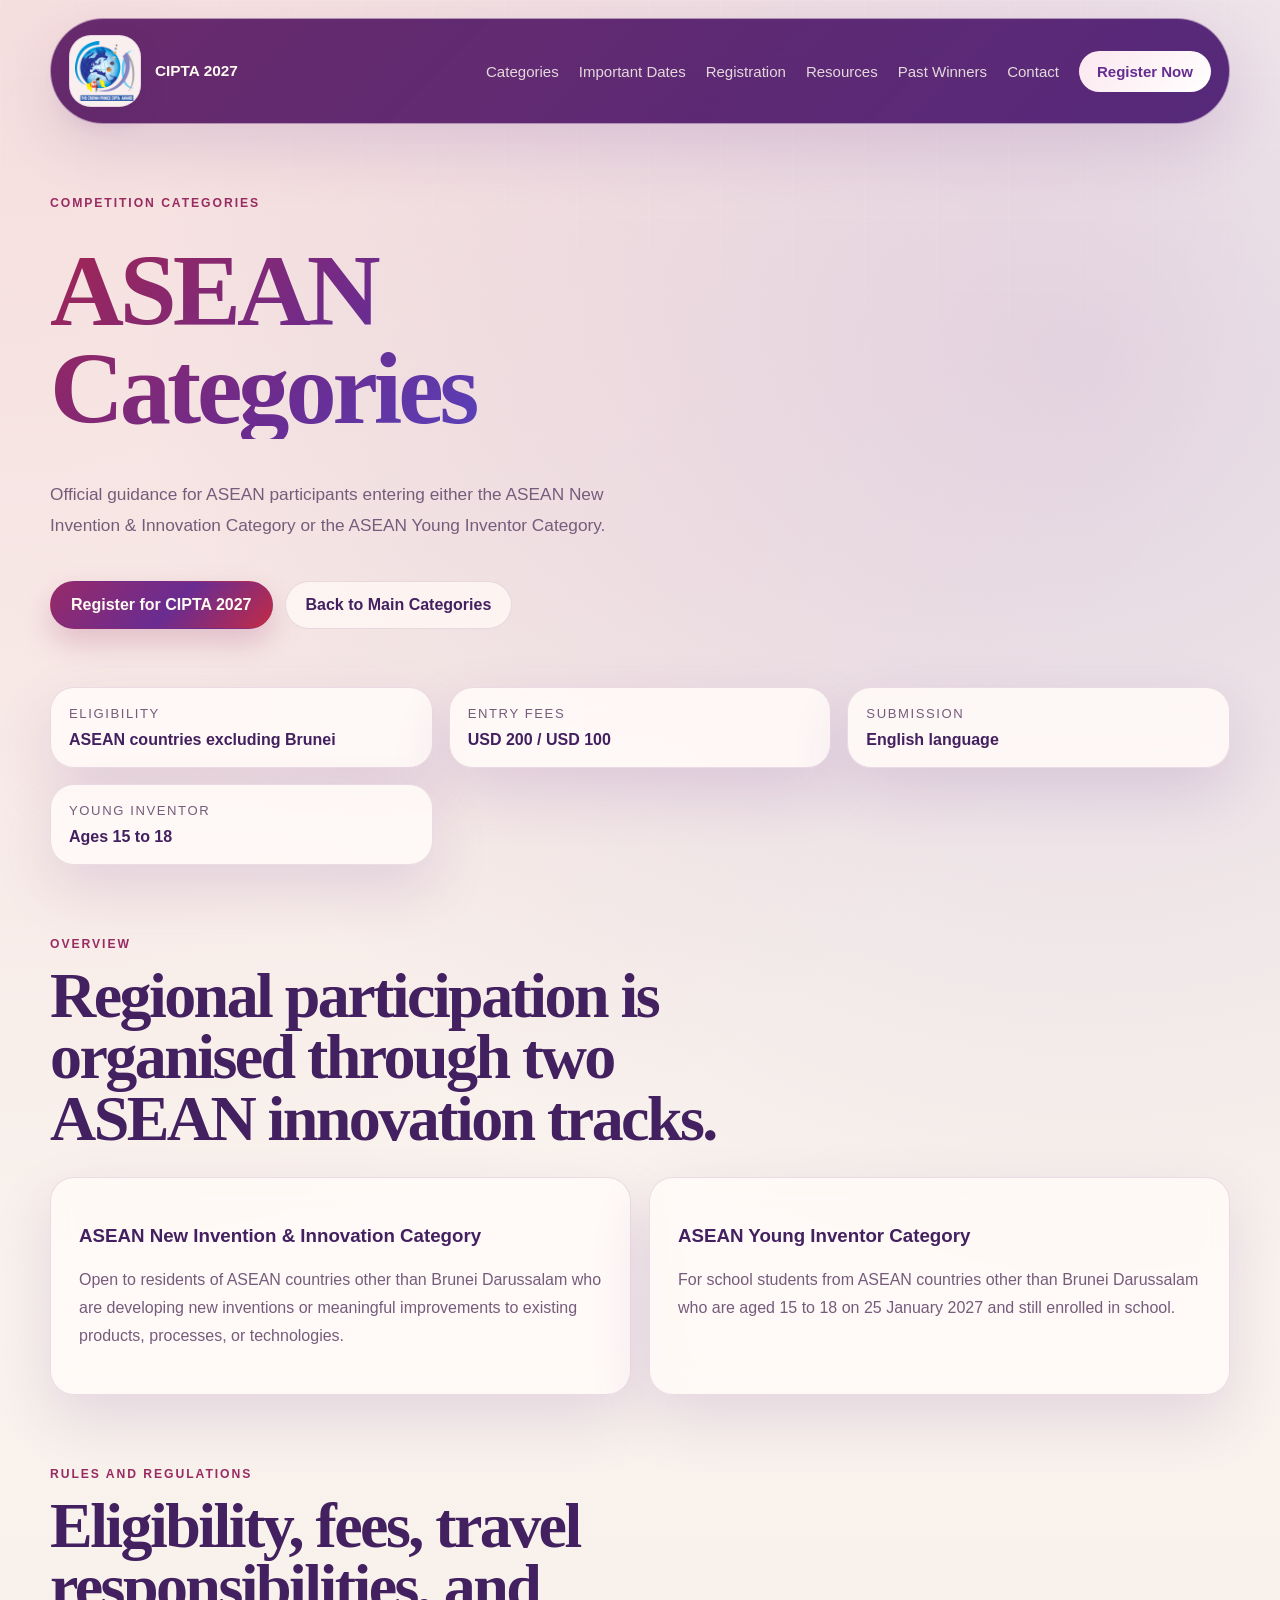
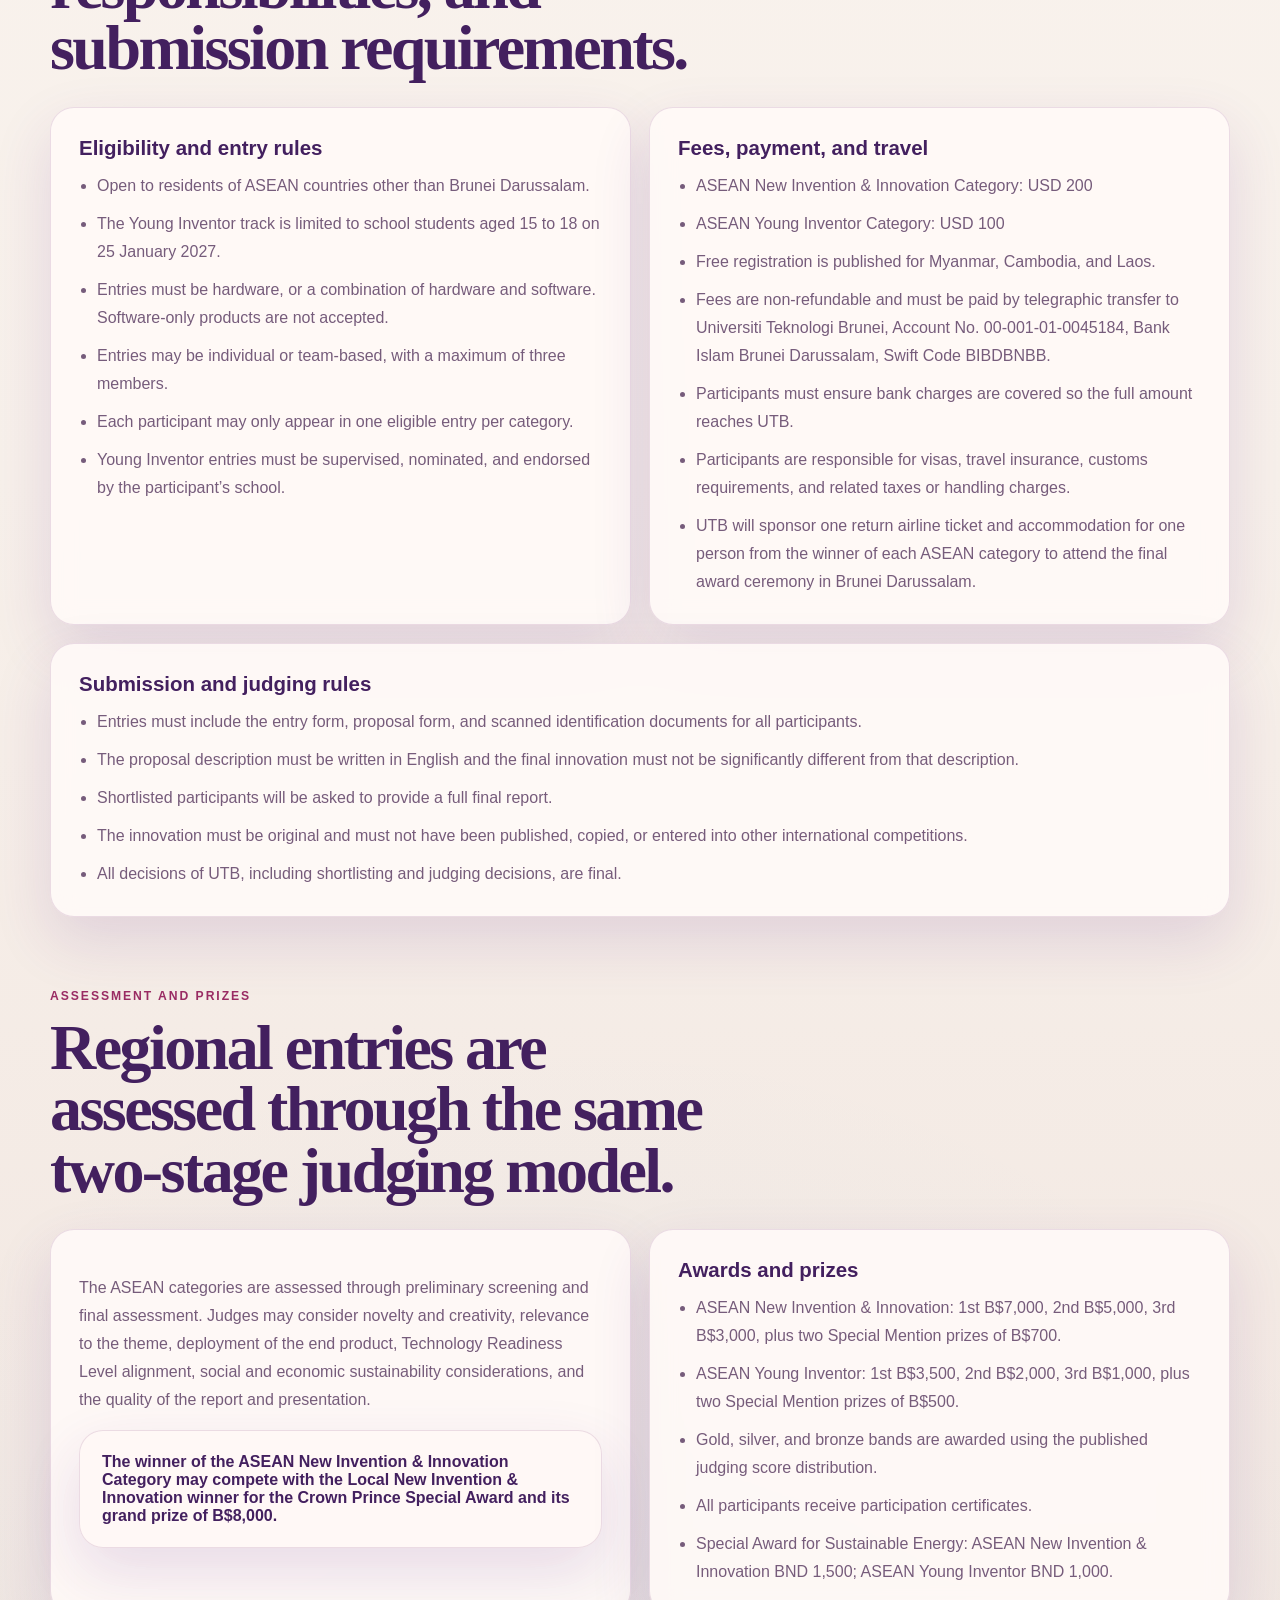
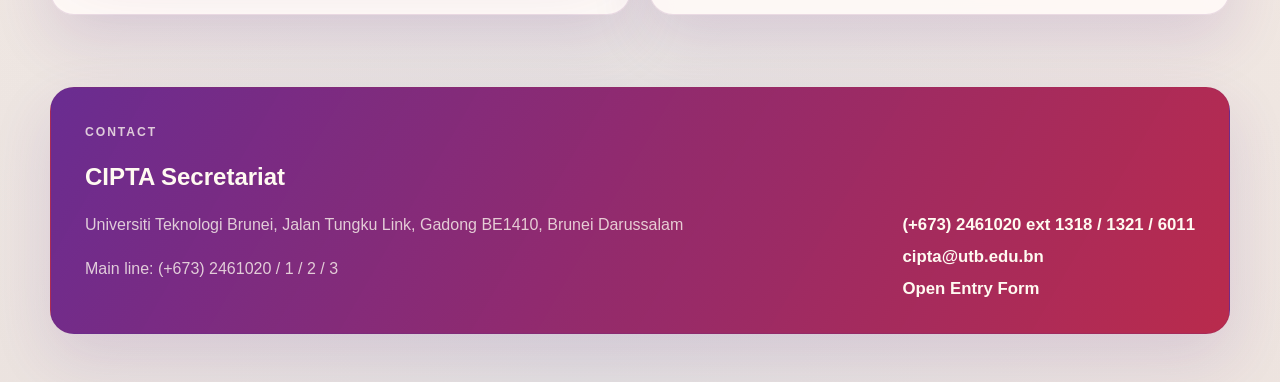
<file: asean-categories.html>
<!DOCTYPE html>
<html lang="en">
  <head>
    <meta charset="UTF-8" />
    <meta name="viewport" content="width=device-width, initial-scale=1.0" />
    <title>ASEAN Categories | CIPTA 2027</title>
    <meta name="description" content="Rules, eligibility, fees, judging, travel responsibilities, and prizes for the CIPTA 2027 ASEAN Categories." />
    <link rel="icon" type="image/png" href="assets/cipta-logo.png" />
    <link rel="apple-touch-icon" href="assets/cipta-logo.png" />
    <link rel="stylesheet" href="styles.css" />
    <script defer src="script.js"></script>
  </head>
  <body>
    <div class="page-shell">
      <header class="site-header">
        <a class="brand" href="index.html" aria-label="CIPTA home">
          <span class="brand-mark">
            <img src="assets/cipta-logo.png" alt="CIPTA logo" />
          </span>
          <span class="brand-copy">
            <strong>CIPTA 2027</strong>
          </span>
        </a>

        <button
          class="menu-toggle"
          type="button"
          aria-expanded="false"
          aria-controls="site-nav"
          aria-label="Toggle navigation"
        >
          <span></span>
          <span></span>
        </button>

        <nav id="site-nav" class="site-nav" aria-label="Primary">
          <a href="index.html#categories">Categories</a>
          <a href="index.html#timeline">Important Dates</a>
          <a href="index.html#registration">Registration</a>
          <a href="index.html#resources">Resources</a>
          <a href="index.html#winners">Past Winners</a>
          <a href="index.html#contact">Contact</a>
          <a class="nav-cta" href="index.html#registration">Register Now</a>
        </nav>
      </header>

      <main id="top">
        <section class="hero section detail-hero">
          <div class="detail-summary reveal">
            <p class="eyebrow">Competition Categories</p>
            <h1>ASEAN Categories</h1>
            <p class="hero-text">Official guidance for ASEAN participants entering either the ASEAN New Invention & Innovation Category or the ASEAN Young Inventor Category.</p>
            <div class="category-actions">
              <a class="button button-primary" href="index.html#registration">Register for CIPTA 2027</a>
              <a class="button button-secondary" href="index.html#categories">Back to Main Categories</a>
            </div>
          </div>
          <div class="hero-facts">
            <div><dt>Eligibility</dt><dd>ASEAN countries excluding Brunei</dd></div>
<div><dt>Entry Fees</dt><dd>USD 200 / USD 100</dd></div>
<div><dt>Submission</dt><dd>English language</dd></div>
<div><dt>Young Inventor</dt><dd>Ages 15 to 18</dd></div>
          </div>
        </section>

        
        <section class="section split-section">
          <div class="section-heading reveal">
            <p class="eyebrow">Overview</p>
            <h2>Regional participation is organised through two ASEAN innovation tracks.</h2>
          </div>
          <div class="detail-grid">
            <article class="text-card reveal">
              <h3>ASEAN New Invention &amp; Innovation Category</h3>
              <p>Open to residents of ASEAN countries other than Brunei Darussalam who are developing new inventions or meaningful improvements to existing products, processes, or technologies.</p>
            </article>
            <article class="text-card reveal">
              <h3>ASEAN Young Inventor Category</h3>
              <p>For school students from ASEAN countries other than Brunei Darussalam who are aged 15 to 18 on 25 January 2027 and still enrolled in school.</p>
            </article>
          </div>
        </section>

        <section class="section">
          <div class="section-heading reveal">
            <p class="eyebrow">Rules and Regulations</p>
            <h2>Eligibility, fees, travel responsibilities, and submission requirements.</h2>
          </div>
          <div class="detail-grid">
            <article class="registration-card reveal">
              <h3>Eligibility and entry rules</h3>
              <ul class="detail-list">
                <li>Open to residents of ASEAN countries other than Brunei Darussalam.</li>
                <li>The Young Inventor track is limited to school students aged 15 to 18 on 25 January 2027.</li>
                <li>Entries must be hardware, or a combination of hardware and software. Software-only products are not accepted.</li>
                <li>Entries may be individual or team-based, with a maximum of three members.</li>
                <li>Each participant may only appear in one eligible entry per category.</li>
                <li>Young Inventor entries must be supervised, nominated, and endorsed by the participant’s school.</li>
              </ul>
            </article>
            <article class="registration-card reveal">
              <h3>Fees, payment, and travel</h3>
              <ul class="detail-list">
                <li>ASEAN New Invention &amp; Innovation Category: USD 200</li>
                <li>ASEAN Young Inventor Category: USD 100</li>
                <li>Free registration is published for Myanmar, Cambodia, and Laos.</li>
                <li>Fees are non-refundable and must be paid by telegraphic transfer to Universiti Teknologi Brunei, Account No. 00-001-01-0045184, Bank Islam Brunei Darussalam, Swift Code BIBDBNBB.</li>
                <li>Participants must ensure bank charges are covered so the full amount reaches UTB.</li>
                <li>Participants are responsible for visas, travel insurance, customs requirements, and related taxes or handling charges.</li>
                <li>UTB will sponsor one return airline ticket and accommodation for one person from the winner of each ASEAN category to attend the final award ceremony in Brunei Darussalam.</li>
              </ul>
            </article>
          </div>
          <div class="registration-card reveal" style="margin-top:18px;">
            <h3>Submission and judging rules</h3>
            <ul class="detail-list">
              <li>Entries must include the entry form, proposal form, and scanned identification documents for all participants.</li>
              <li>The proposal description must be written in English and the final innovation must not be significantly different from that description.</li>
              <li>Shortlisted participants will be asked to provide a full final report.</li>
              <li>The innovation must be original and must not have been published, copied, or entered into other international competitions.</li>
              <li>All decisions of UTB, including shortlisting and judging decisions, are final.</li>
            </ul>
          </div>
        </section>

        <section class="section split-section">
          <div class="section-heading reveal">
            <p class="eyebrow">Assessment and Prizes</p>
            <h2>Regional entries are assessed through the same two-stage judging model.</h2>
          </div>
          <div class="split-grid">
            <article class="text-card reveal">
              <p>The ASEAN categories are assessed through preliminary screening and final assessment. Judges may consider novelty and creativity, relevance to the theme, deployment of the end product, Technology Readiness Level alignment, social and economic sustainability considerations, and the quality of the report and presentation.</p>
              <div class="note-card">
                <strong>The winner of the ASEAN New Invention &amp; Innovation Category may compete with the Local New Invention &amp; Innovation winner for the Crown Prince Special Award and its grand prize of B$8,000.</strong>
              </div>
            </article>
            <article class="registration-card reveal">
              <h3>Awards and prizes</h3>
              <ul class="prize-list">
                <li>ASEAN New Invention &amp; Innovation: 1st B$7,000, 2nd B$5,000, 3rd B$3,000, plus two Special Mention prizes of B$700.</li>
                <li>ASEAN Young Inventor: 1st B$3,500, 2nd B$2,000, 3rd B$1,000, plus two Special Mention prizes of B$500.</li>
                <li>Gold, silver, and bronze bands are awarded using the published judging score distribution.</li>
                <li>All participants receive participation certificates.</li>
                <li>Special Award for Sustainable Energy: ASEAN New Invention &amp; Innovation BND 1,500; ASEAN Young Inventor BND 1,000.</li>
              </ul>
            </article>
          </div>
        </section>


        <section class="section contact-section">
          <div class="contact-panel reveal">
            <div>
              <p class="eyebrow">Contact</p>
              <h2>CIPTA Secretariat</h2>
              <p>Universiti Teknologi Brunei, Jalan Tungku Link, Gadong BE1410, Brunei Darussalam</p>
              <p>Main line: (+673) 2461020 / 1 / 2 / 3</p>
            </div>
            <div class="contact-details">
              <a href="tel:+6732461020">(+673) 2461020 ext 1318 / 1321 / 6011</a>
              <a href="mailto:cipta@utb.edu.bn">cipta@utb.edu.bn</a>
              <a href="https://forms.gle/2CS6bnmbZLL3ZPCJA" target="_blank" rel="noopener noreferrer">Open Entry Form</a>
            </div>
          </div>
        </section>
      </main>
    </div>
  </body>
</html>
</file>
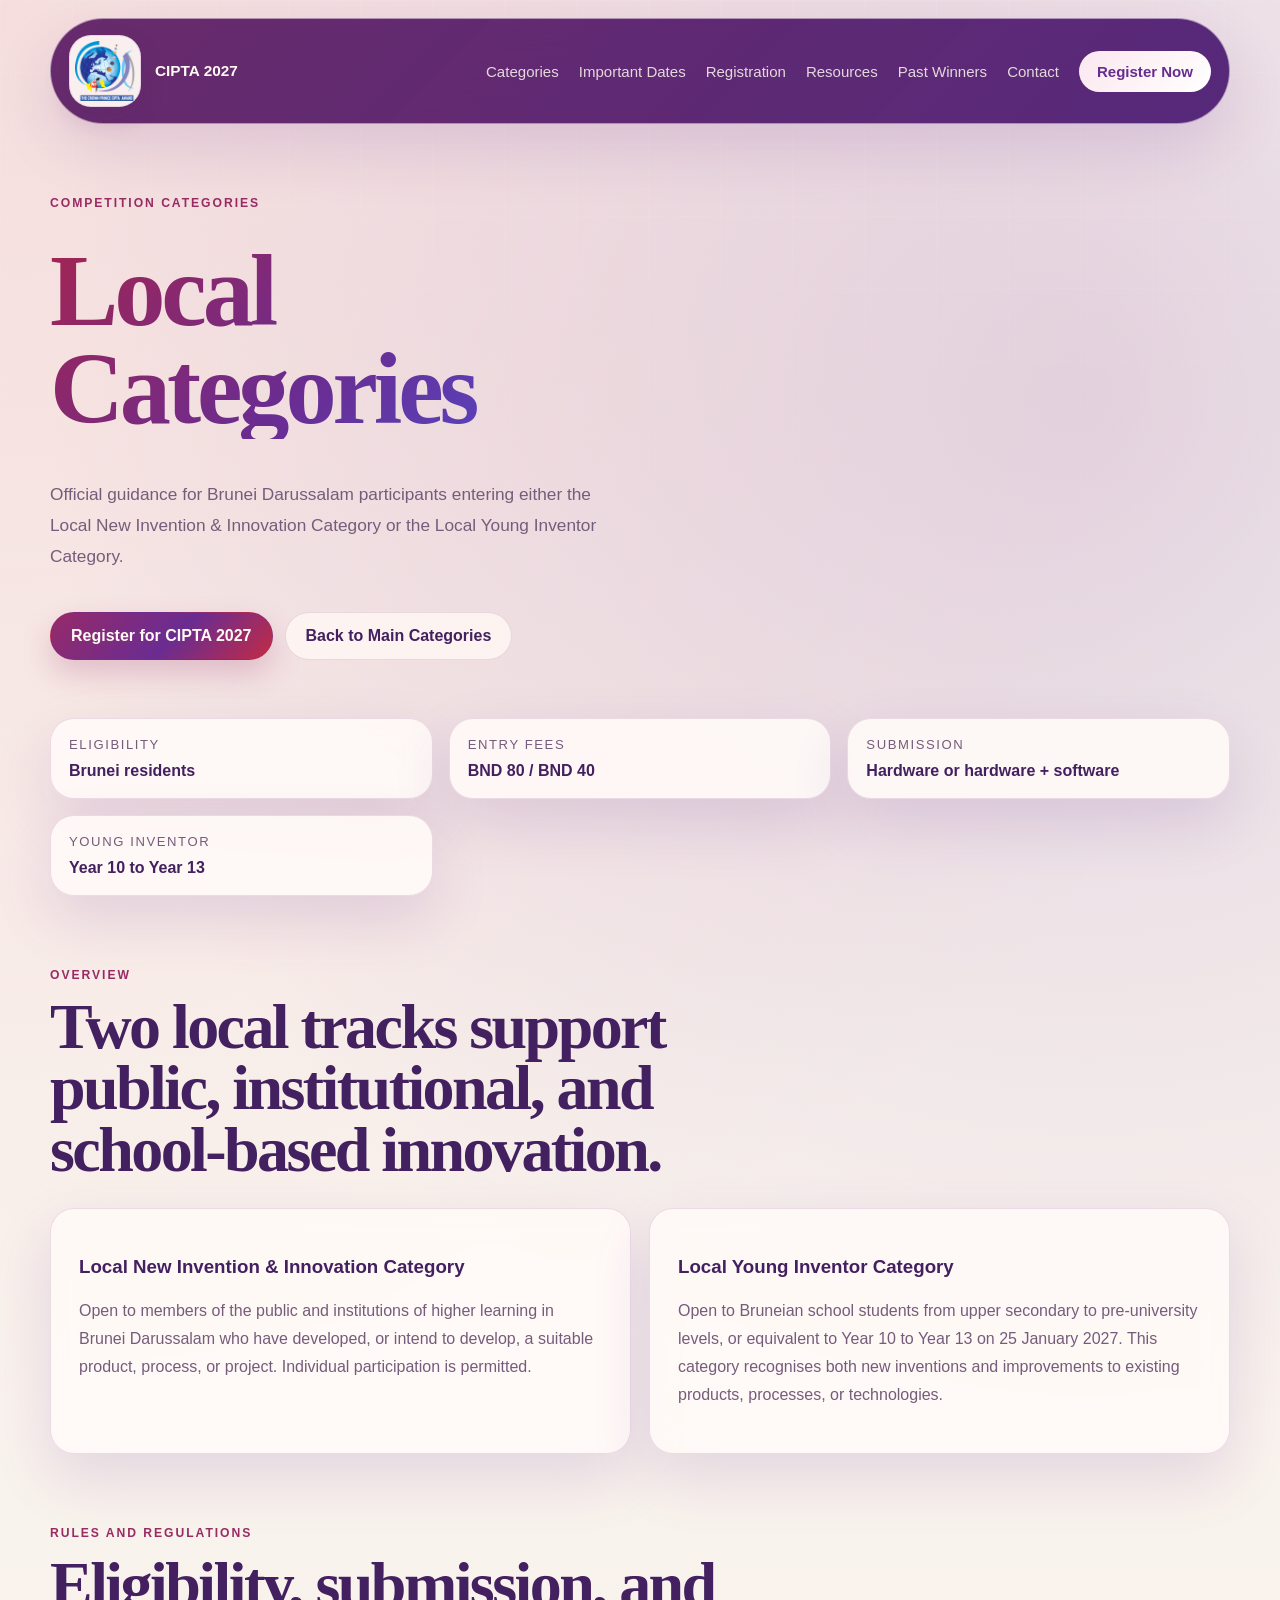
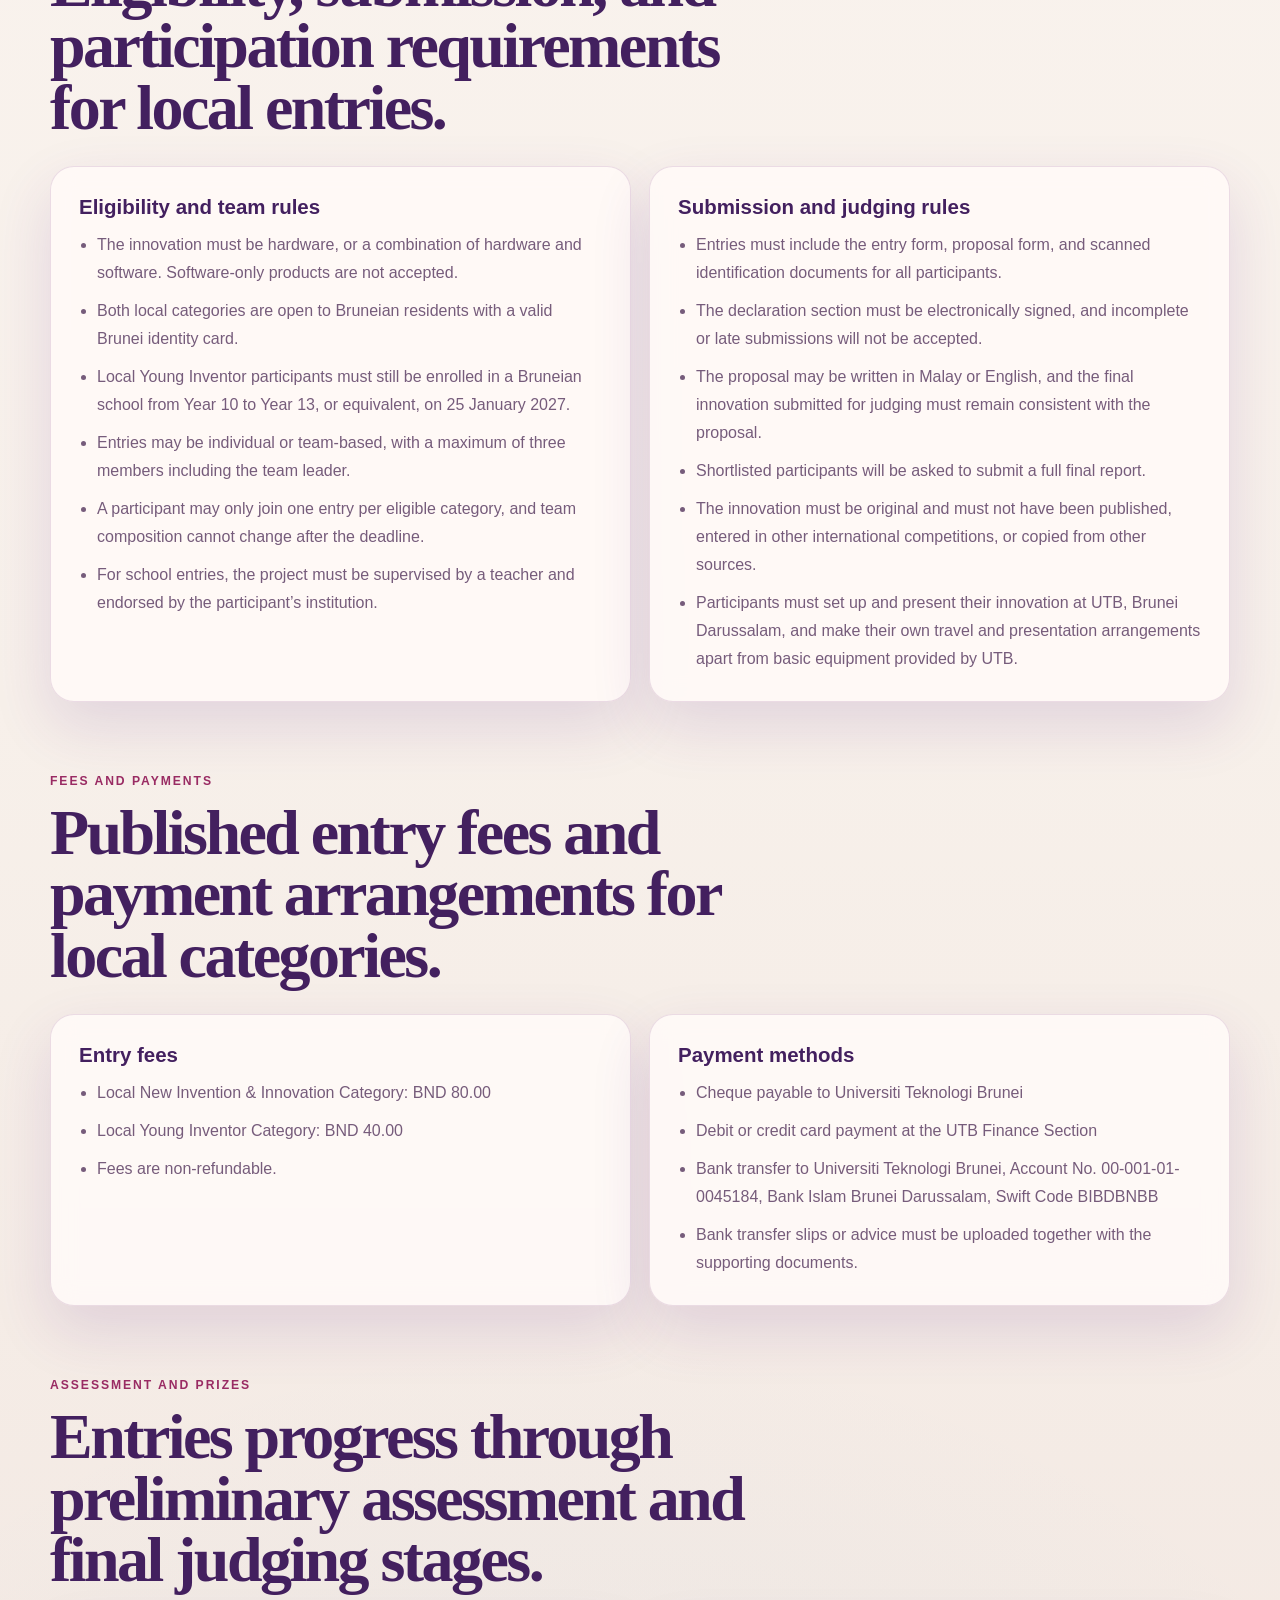
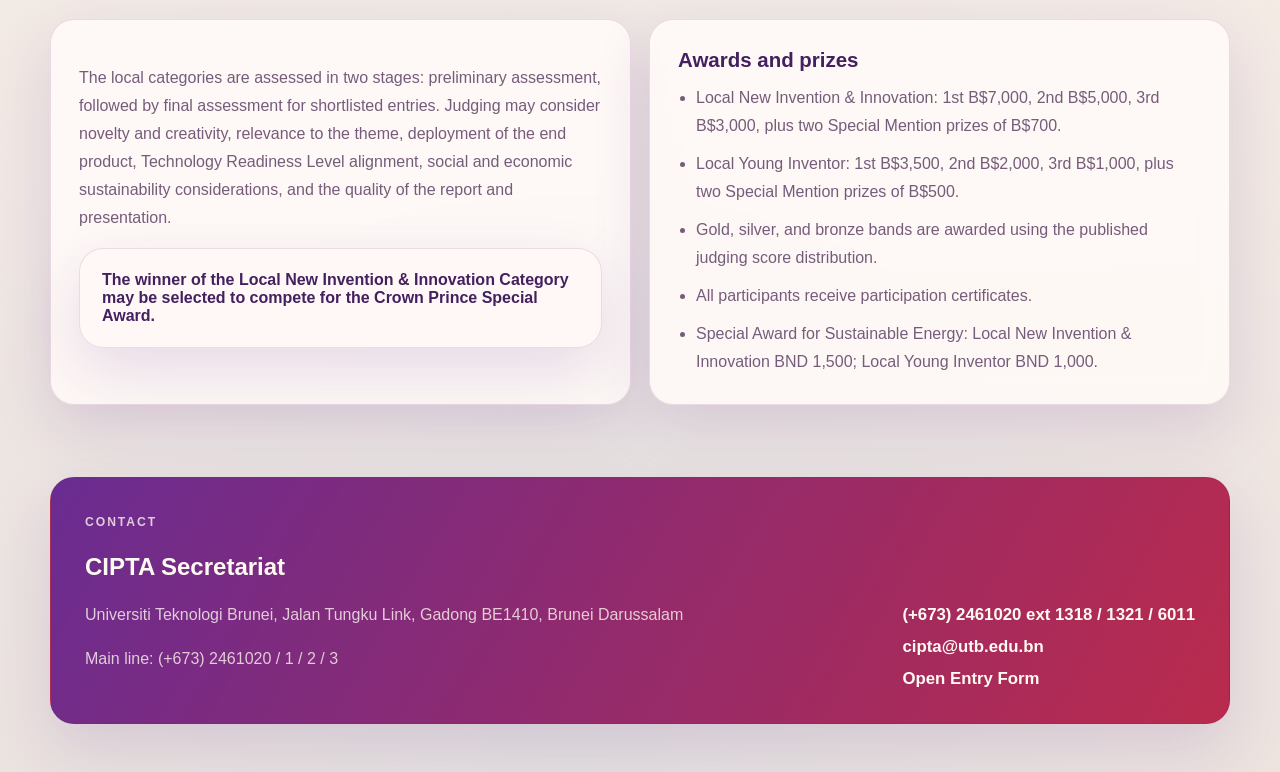
<file: local-categories.html>
<!DOCTYPE html>
<html lang="en">
  <head>
    <meta charset="UTF-8" />
    <meta name="viewport" content="width=device-width, initial-scale=1.0" />
    <title>Local Categories | CIPTA 2027</title>
    <meta name="description" content="Rules, eligibility, fees, judging, and prizes for the CIPTA 2027 Local Categories." />
    <link rel="icon" type="image/png" href="assets/cipta-logo.png" />
    <link rel="apple-touch-icon" href="assets/cipta-logo.png" />
    <link rel="stylesheet" href="styles.css" />
    <script defer src="script.js"></script>
  </head>
  <body>
    <div class="page-shell">
      <header class="site-header">
        <a class="brand" href="index.html" aria-label="CIPTA home">
          <span class="brand-mark">
            <img src="assets/cipta-logo.png" alt="CIPTA logo" />
          </span>
          <span class="brand-copy">
            <strong>CIPTA 2027</strong>
          </span>
        </a>

        <button
          class="menu-toggle"
          type="button"
          aria-expanded="false"
          aria-controls="site-nav"
          aria-label="Toggle navigation"
        >
          <span></span>
          <span></span>
        </button>

        <nav id="site-nav" class="site-nav" aria-label="Primary">
          <a href="index.html#categories">Categories</a>
          <a href="index.html#timeline">Important Dates</a>
          <a href="index.html#registration">Registration</a>
          <a href="index.html#resources">Resources</a>
          <a href="index.html#winners">Past Winners</a>
          <a href="index.html#contact">Contact</a>
          <a class="nav-cta" href="index.html#registration">Register Now</a>
        </nav>
      </header>

      <main id="top">
        <section class="hero section detail-hero">
          <div class="detail-summary reveal">
            <p class="eyebrow">Competition Categories</p>
            <h1>Local Categories</h1>
            <p class="hero-text">Official guidance for Brunei Darussalam participants entering either the Local New Invention & Innovation Category or the Local Young Inventor Category.</p>
            <div class="category-actions">
              <a class="button button-primary" href="index.html#registration">Register for CIPTA 2027</a>
              <a class="button button-secondary" href="index.html#categories">Back to Main Categories</a>
            </div>
          </div>
          <div class="hero-facts">
            <div><dt>Eligibility</dt><dd>Brunei residents</dd></div>
<div><dt>Entry Fees</dt><dd>BND 80 / BND 40</dd></div>
<div><dt>Submission</dt><dd>Hardware or hardware + software</dd></div>
<div><dt>Young Inventor</dt><dd>Year 10 to Year 13</dd></div>
          </div>
        </section>

        
        <section class="section split-section">
          <div class="section-heading reveal">
            <p class="eyebrow">Overview</p>
            <h2>Two local tracks support public, institutional, and school-based innovation.</h2>
          </div>
          <div class="detail-grid">
            <article class="text-card reveal">
              <h3>Local New Invention &amp; Innovation Category</h3>
              <p>Open to members of the public and institutions of higher learning in Brunei Darussalam who have developed, or intend to develop, a suitable product, process, or project. Individual participation is permitted.</p>
            </article>
            <article class="text-card reveal">
              <h3>Local Young Inventor Category</h3>
              <p>Open to Bruneian school students from upper secondary to pre-university levels, or equivalent to Year 10 to Year 13 on 25 January 2027. This category recognises both new inventions and improvements to existing products, processes, or technologies.</p>
            </article>
          </div>
        </section>

        <section class="section">
          <div class="section-heading reveal">
            <p class="eyebrow">Rules and Regulations</p>
            <h2>Eligibility, submission, and participation requirements for local entries.</h2>
          </div>
          <div class="detail-grid">
            <article class="registration-card reveal">
              <h3>Eligibility and team rules</h3>
              <ul class="detail-list">
                <li>The innovation must be hardware, or a combination of hardware and software. Software-only products are not accepted.</li>
                <li>Both local categories are open to Bruneian residents with a valid Brunei identity card.</li>
                <li>Local Young Inventor participants must still be enrolled in a Bruneian school from Year 10 to Year 13, or equivalent, on 25 January 2027.</li>
                <li>Entries may be individual or team-based, with a maximum of three members including the team leader.</li>
                <li>A participant may only join one entry per eligible category, and team composition cannot change after the deadline.</li>
                <li>For school entries, the project must be supervised by a teacher and endorsed by the participant’s institution.</li>
              </ul>
            </article>
            <article class="registration-card reveal">
              <h3>Submission and judging rules</h3>
              <ul class="detail-list">
                <li>Entries must include the entry form, proposal form, and scanned identification documents for all participants.</li>
                <li>The declaration section must be electronically signed, and incomplete or late submissions will not be accepted.</li>
                <li>The proposal may be written in Malay or English, and the final innovation submitted for judging must remain consistent with the proposal.</li>
                <li>Shortlisted participants will be asked to submit a full final report.</li>
                <li>The innovation must be original and must not have been published, entered in other international competitions, or copied from other sources.</li>
                <li>Participants must set up and present their innovation at UTB, Brunei Darussalam, and make their own travel and presentation arrangements apart from basic equipment provided by UTB.</li>
              </ul>
            </article>
          </div>
        </section>

        <section class="section">
          <div class="section-heading reveal">
            <p class="eyebrow">Fees and Payments</p>
            <h2>Published entry fees and payment arrangements for local categories.</h2>
          </div>
          <div class="detail-grid">
            <article class="registration-card reveal">
              <h3>Entry fees</h3>
              <ul class="prize-list">
                <li>Local New Invention &amp; Innovation Category: BND 80.00</li>
                <li>Local Young Inventor Category: BND 40.00</li>
                <li>Fees are non-refundable.</li>
              </ul>
            </article>
            <article class="registration-card reveal">
              <h3>Payment methods</h3>
              <ul class="prize-list">
                <li>Cheque payable to Universiti Teknologi Brunei</li>
                <li>Debit or credit card payment at the UTB Finance Section</li>
                <li>Bank transfer to Universiti Teknologi Brunei, Account No. 00-001-01-0045184, Bank Islam Brunei Darussalam, Swift Code BIBDBNBB</li>
                <li>Bank transfer slips or advice must be uploaded together with the supporting documents.</li>
              </ul>
            </article>
          </div>
        </section>

        <section class="section split-section">
          <div class="section-heading reveal">
            <p class="eyebrow">Assessment and Prizes</p>
            <h2>Entries progress through preliminary assessment and final judging stages.</h2>
          </div>
          <div class="split-grid">
            <article class="text-card reveal">
              <p>The local categories are assessed in two stages: preliminary assessment, followed by final assessment for shortlisted entries. Judging may consider novelty and creativity, relevance to the theme, deployment of the end product, Technology Readiness Level alignment, social and economic sustainability considerations, and the quality of the report and presentation.</p>
              <div class="note-card">
                <strong>The winner of the Local New Invention &amp; Innovation Category may be selected to compete for the Crown Prince Special Award.</strong>
              </div>
            </article>
            <article class="registration-card reveal">
              <h3>Awards and prizes</h3>
              <ul class="prize-list">
                <li>Local New Invention &amp; Innovation: 1st B$7,000, 2nd B$5,000, 3rd B$3,000, plus two Special Mention prizes of B$700.</li>
                <li>Local Young Inventor: 1st B$3,500, 2nd B$2,000, 3rd B$1,000, plus two Special Mention prizes of B$500.</li>
                <li>Gold, silver, and bronze bands are awarded using the published judging score distribution.</li>
                <li>All participants receive participation certificates.</li>
                <li>Special Award for Sustainable Energy: Local New Invention &amp; Innovation BND 1,500; Local Young Inventor BND 1,000.</li>
              </ul>
            </article>
          </div>
        </section>


        <section class="section contact-section">
          <div class="contact-panel reveal">
            <div>
              <p class="eyebrow">Contact</p>
              <h2>CIPTA Secretariat</h2>
              <p>Universiti Teknologi Brunei, Jalan Tungku Link, Gadong BE1410, Brunei Darussalam</p>
              <p>Main line: (+673) 2461020 / 1 / 2 / 3</p>
            </div>
            <div class="contact-details">
              <a href="tel:+6732461020">(+673) 2461020 ext 1318 / 1321 / 6011</a>
              <a href="mailto:cipta@utb.edu.bn">cipta@utb.edu.bn</a>
              <a href="https://forms.gle/2CS6bnmbZLL3ZPCJA" target="_blank" rel="noopener noreferrer">Open Entry Form</a>
            </div>
          </div>
        </section>
      </main>
    </div>
  </body>
</html>
</file>
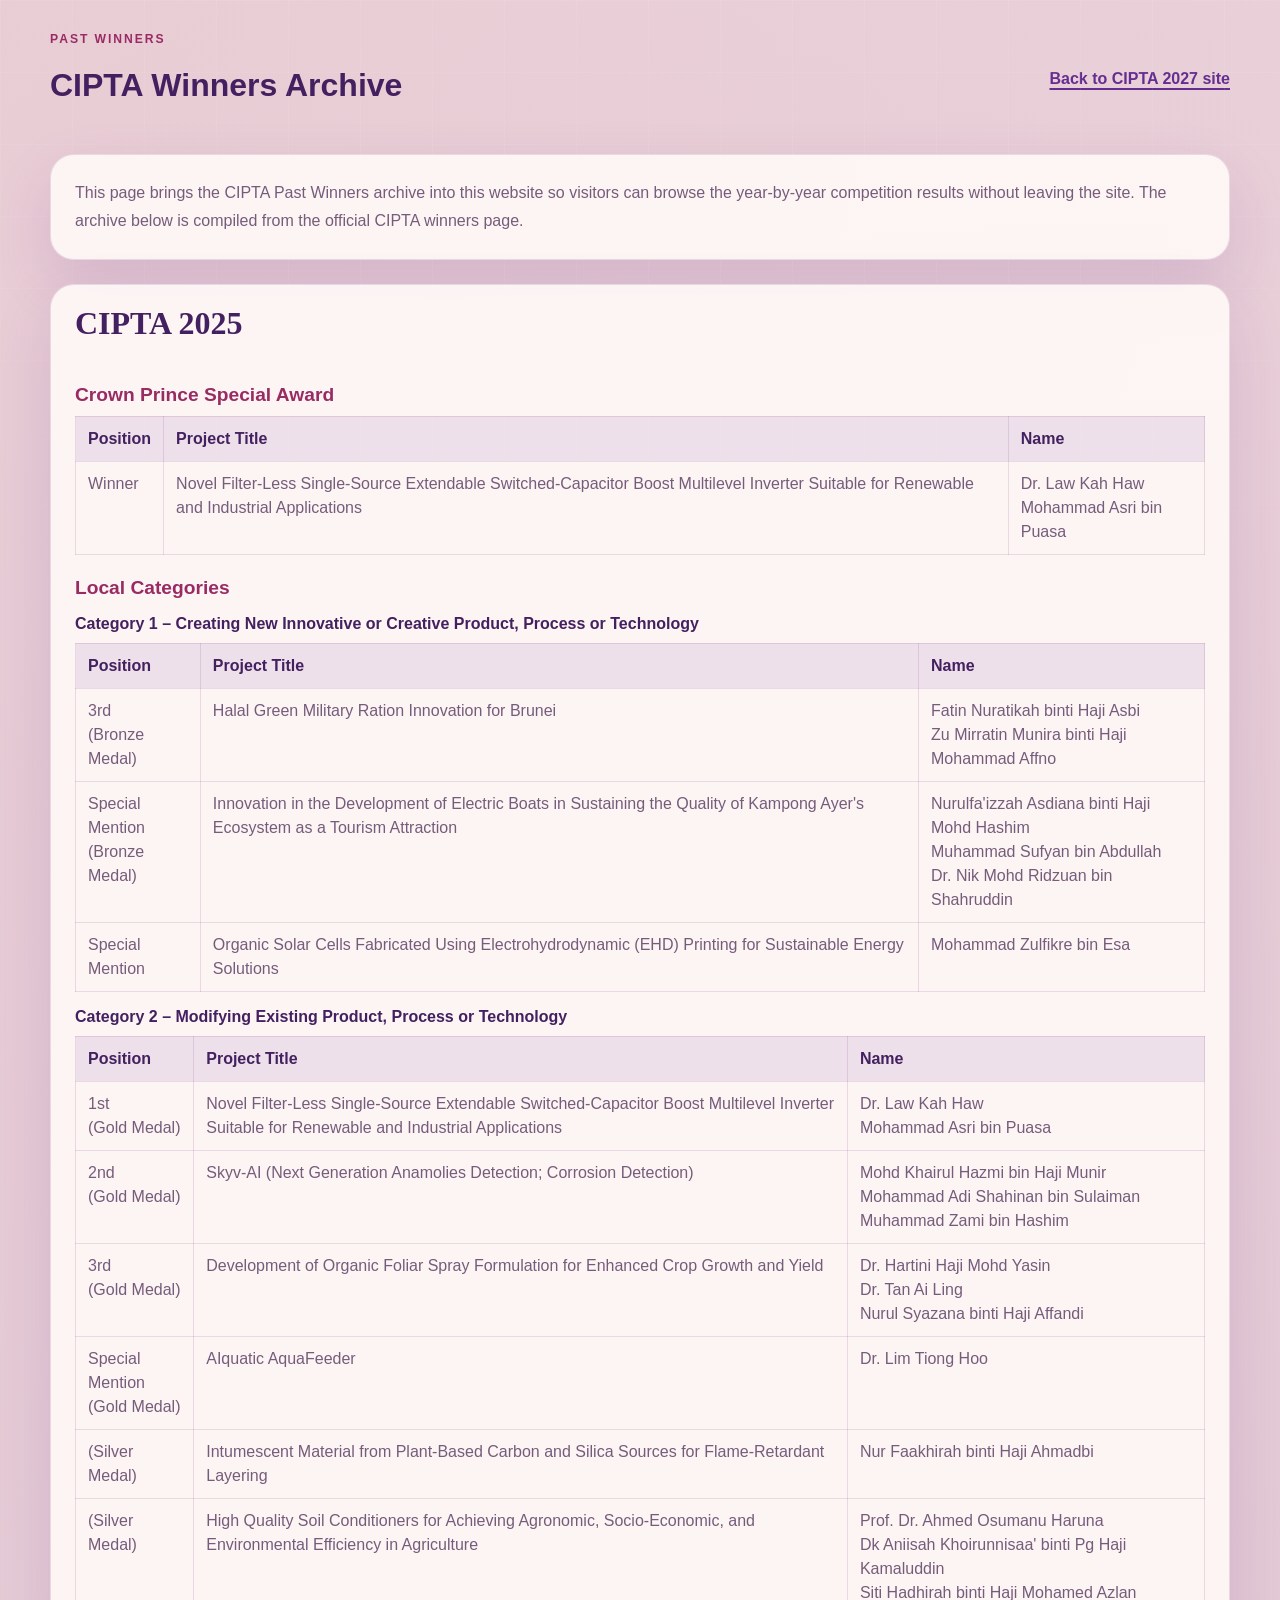
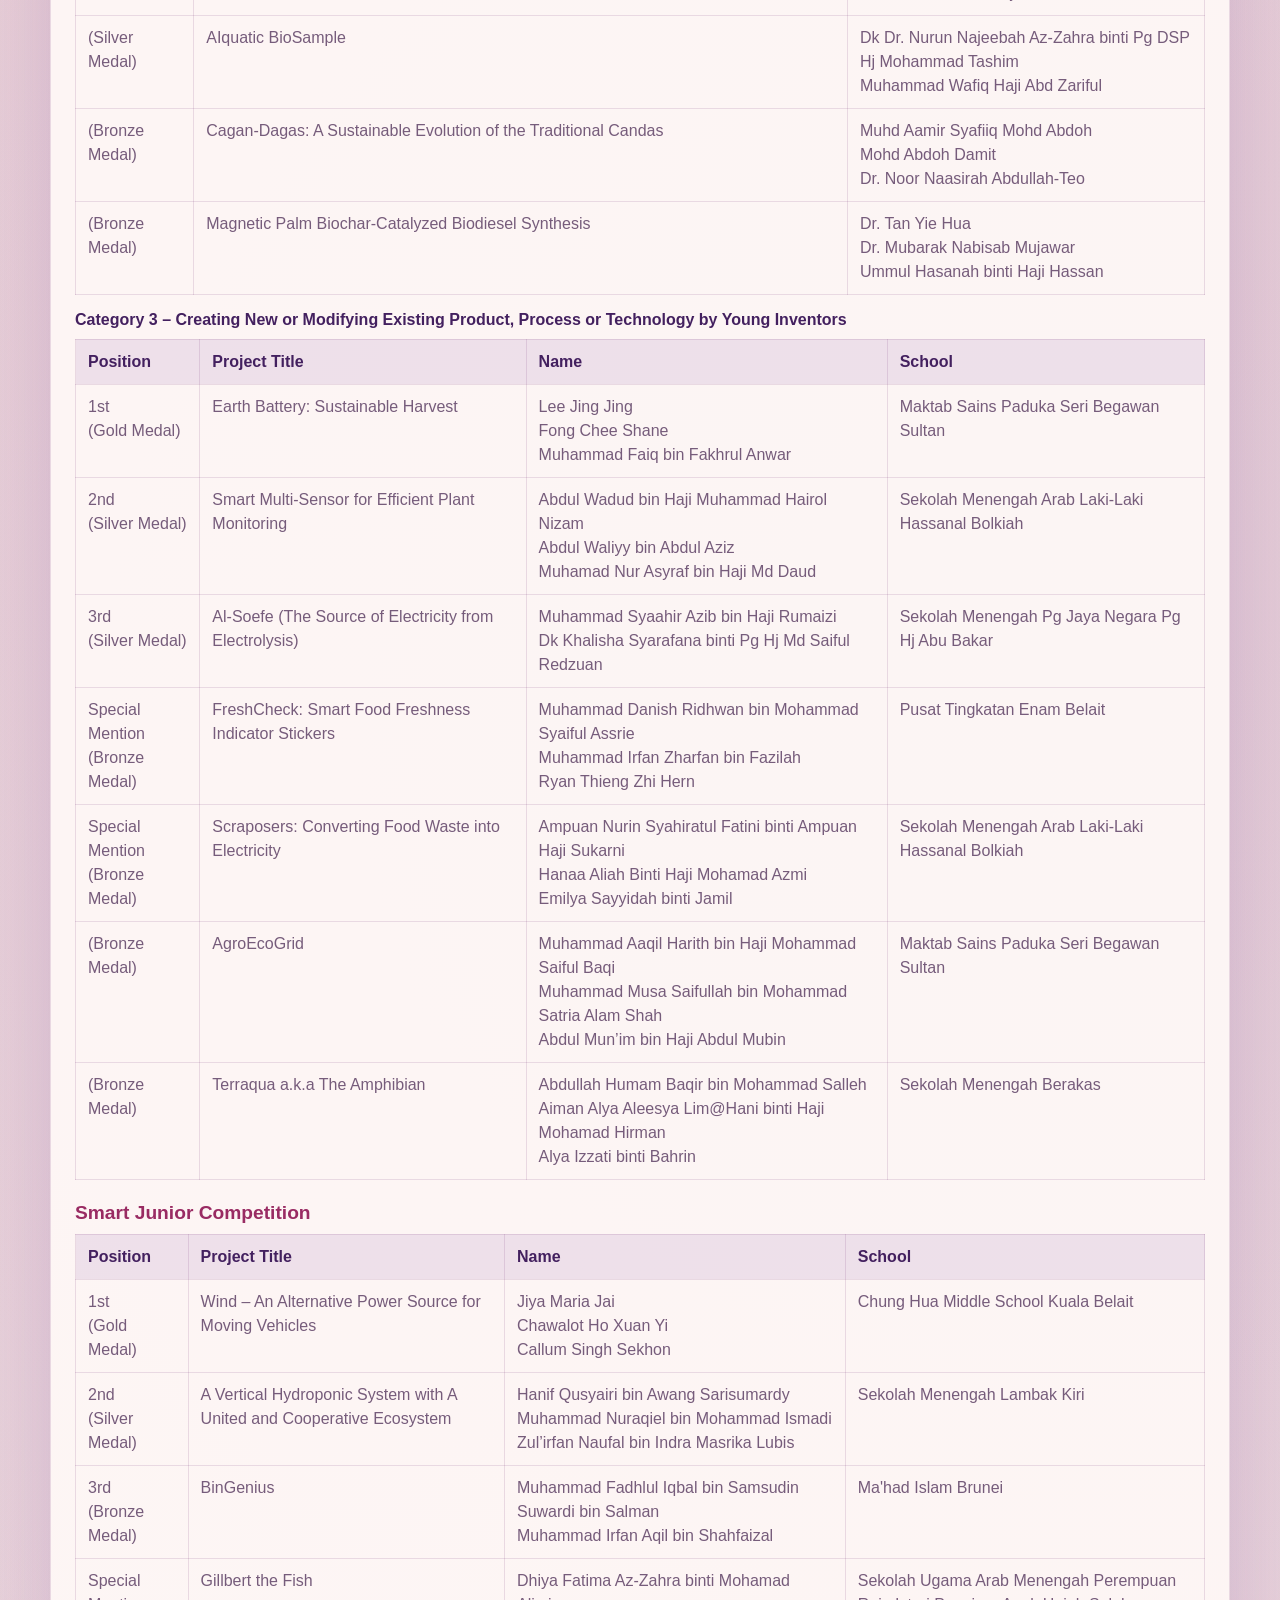
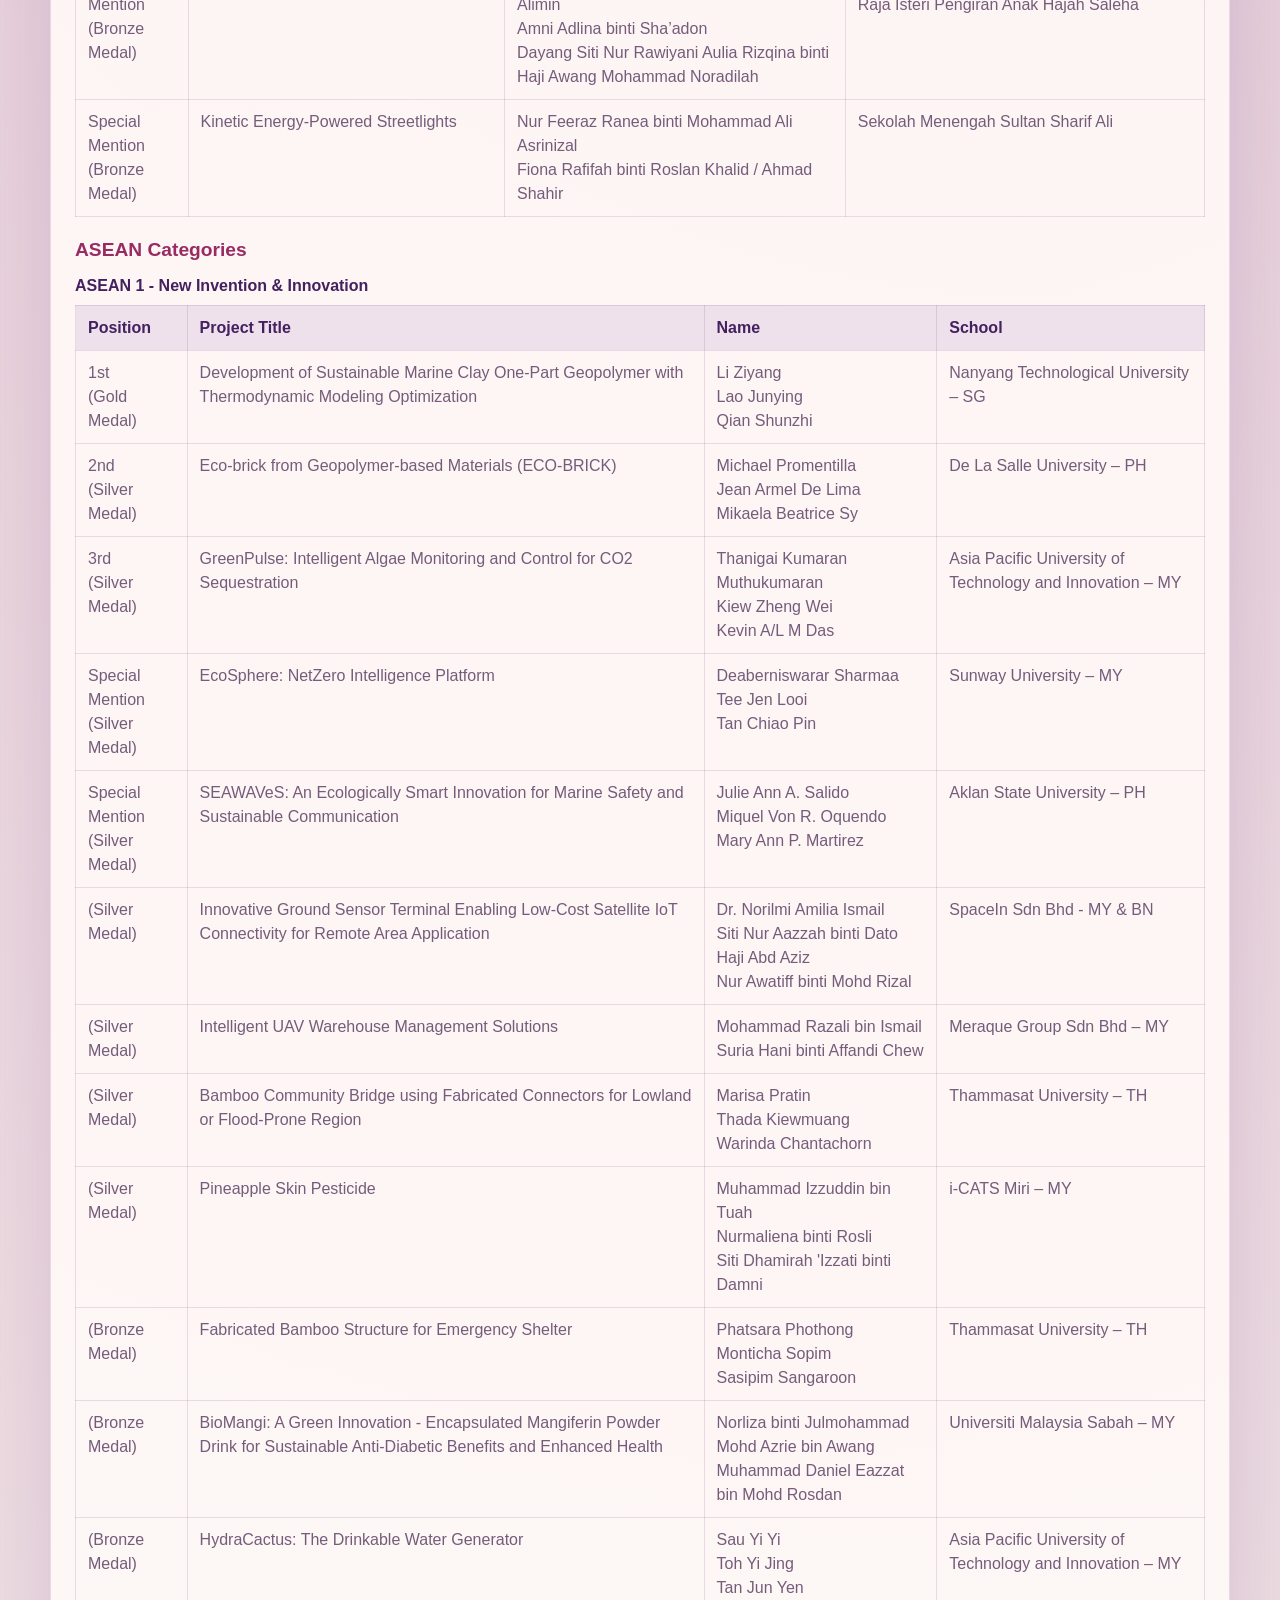
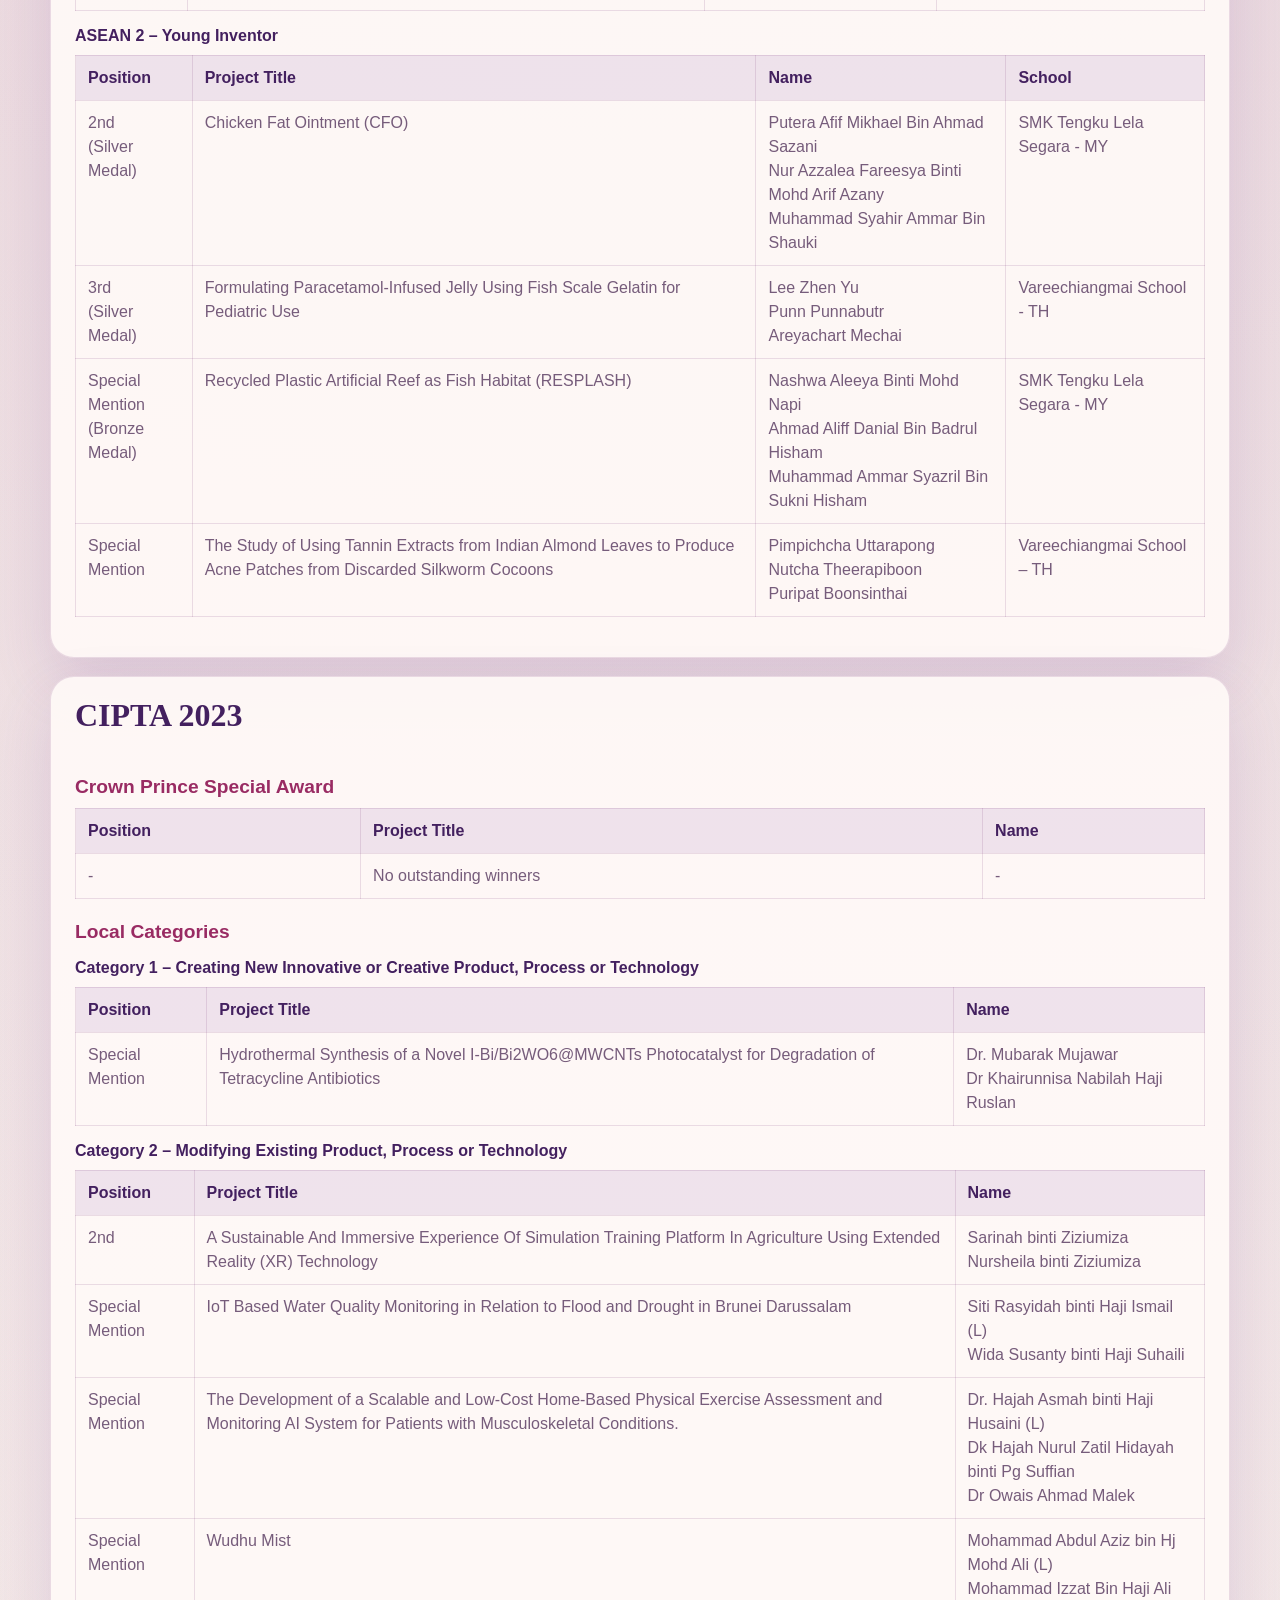
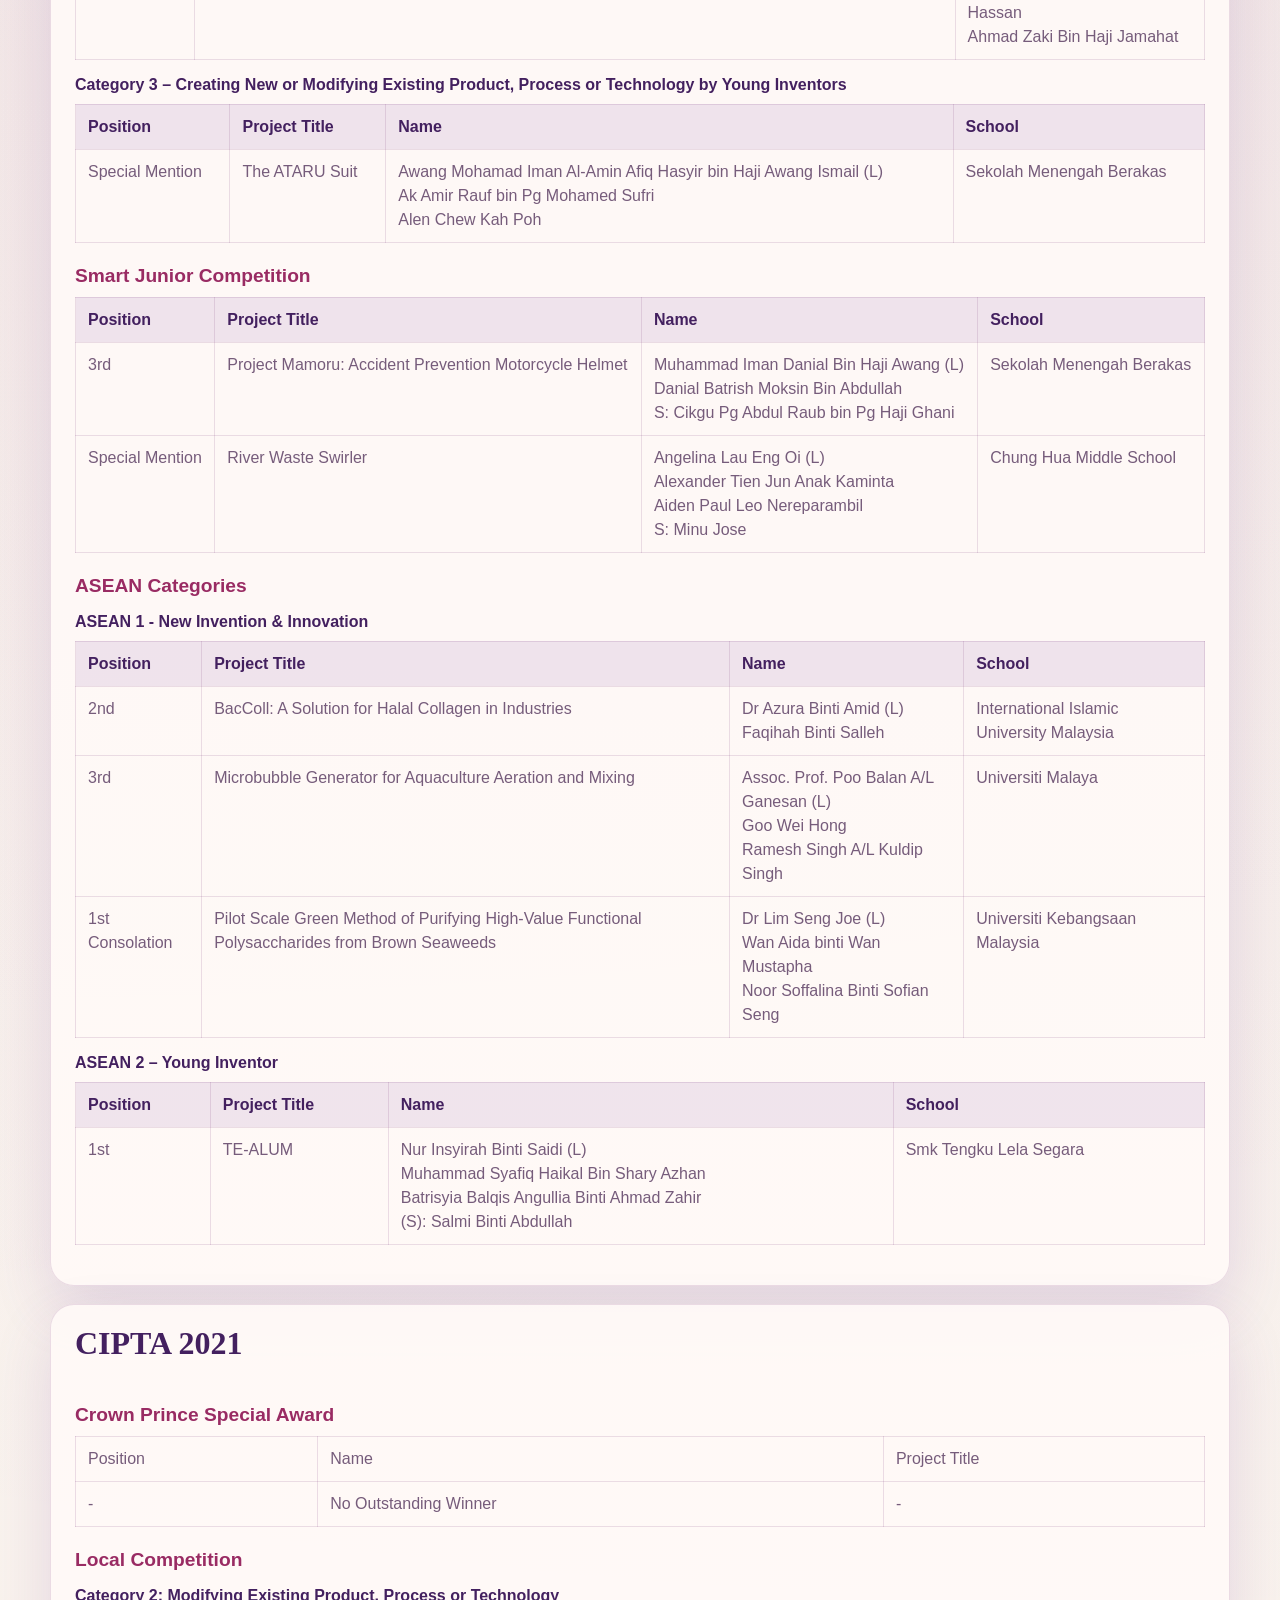
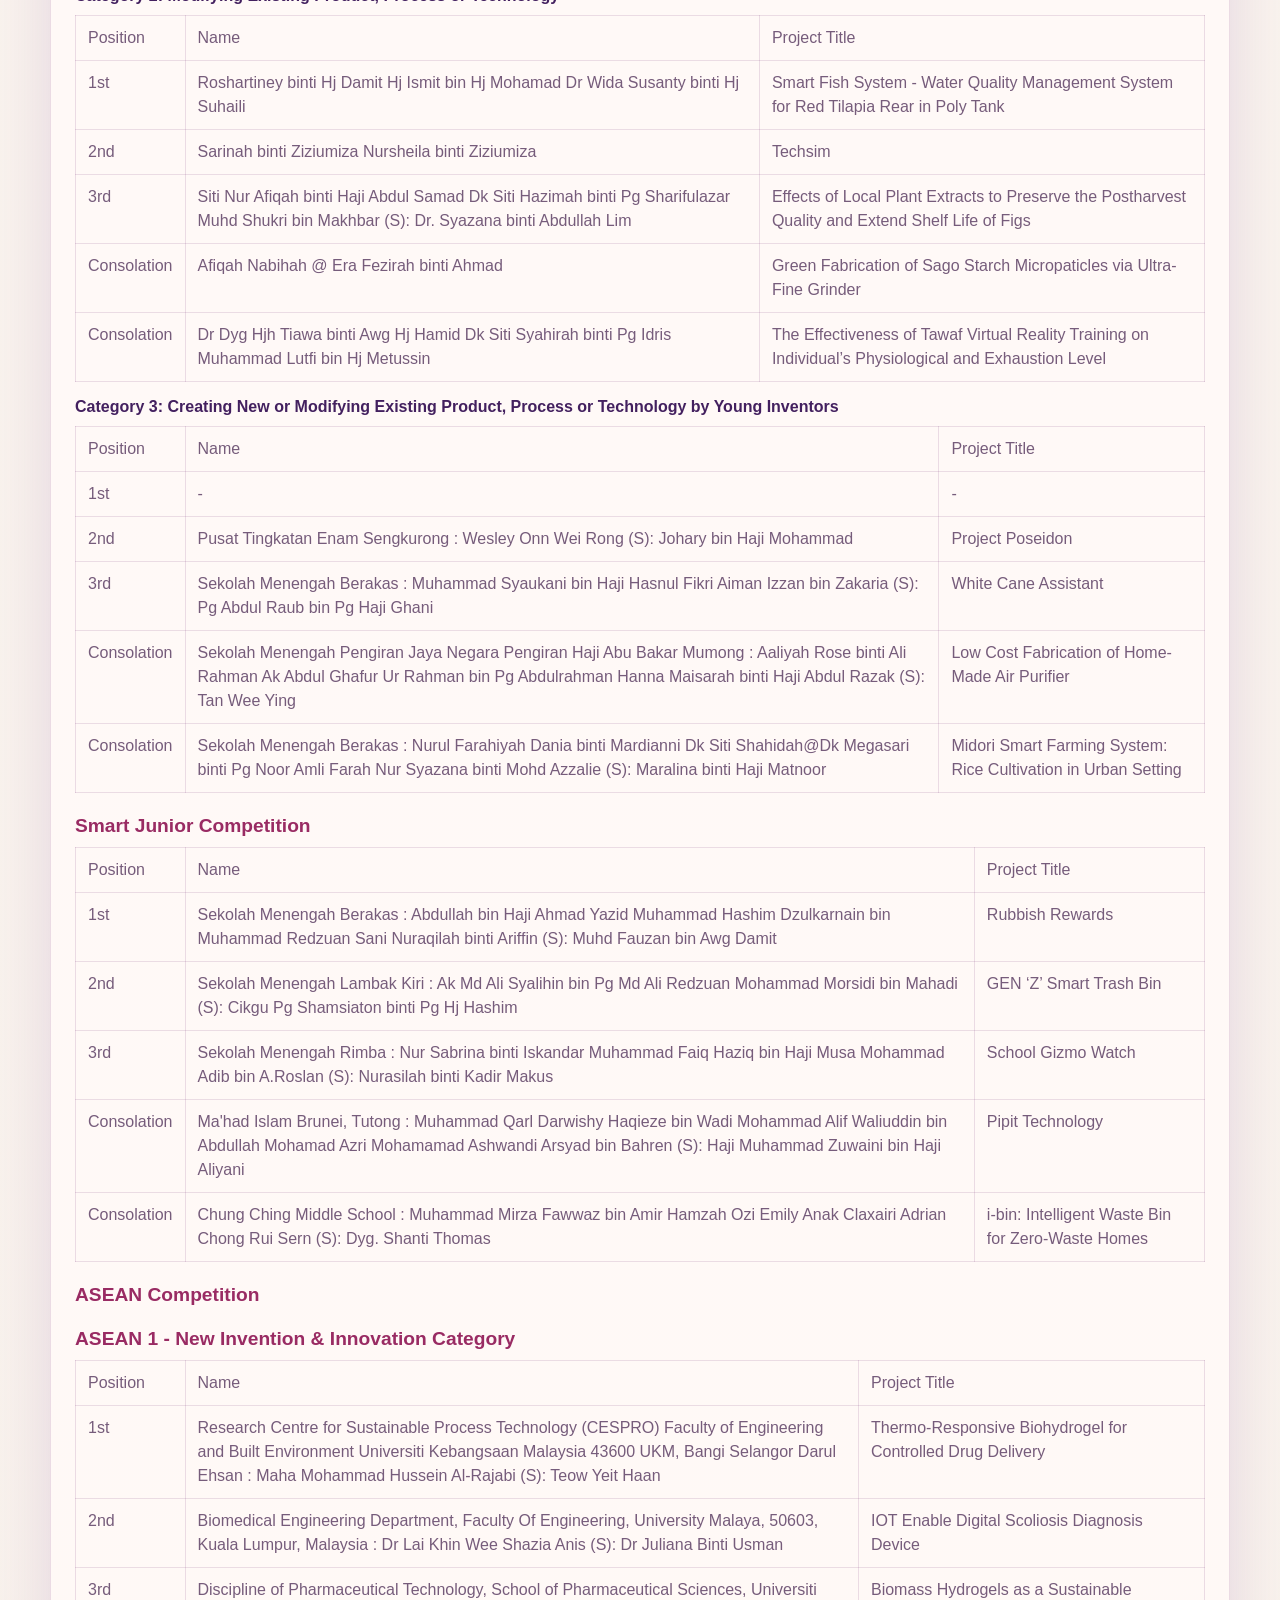
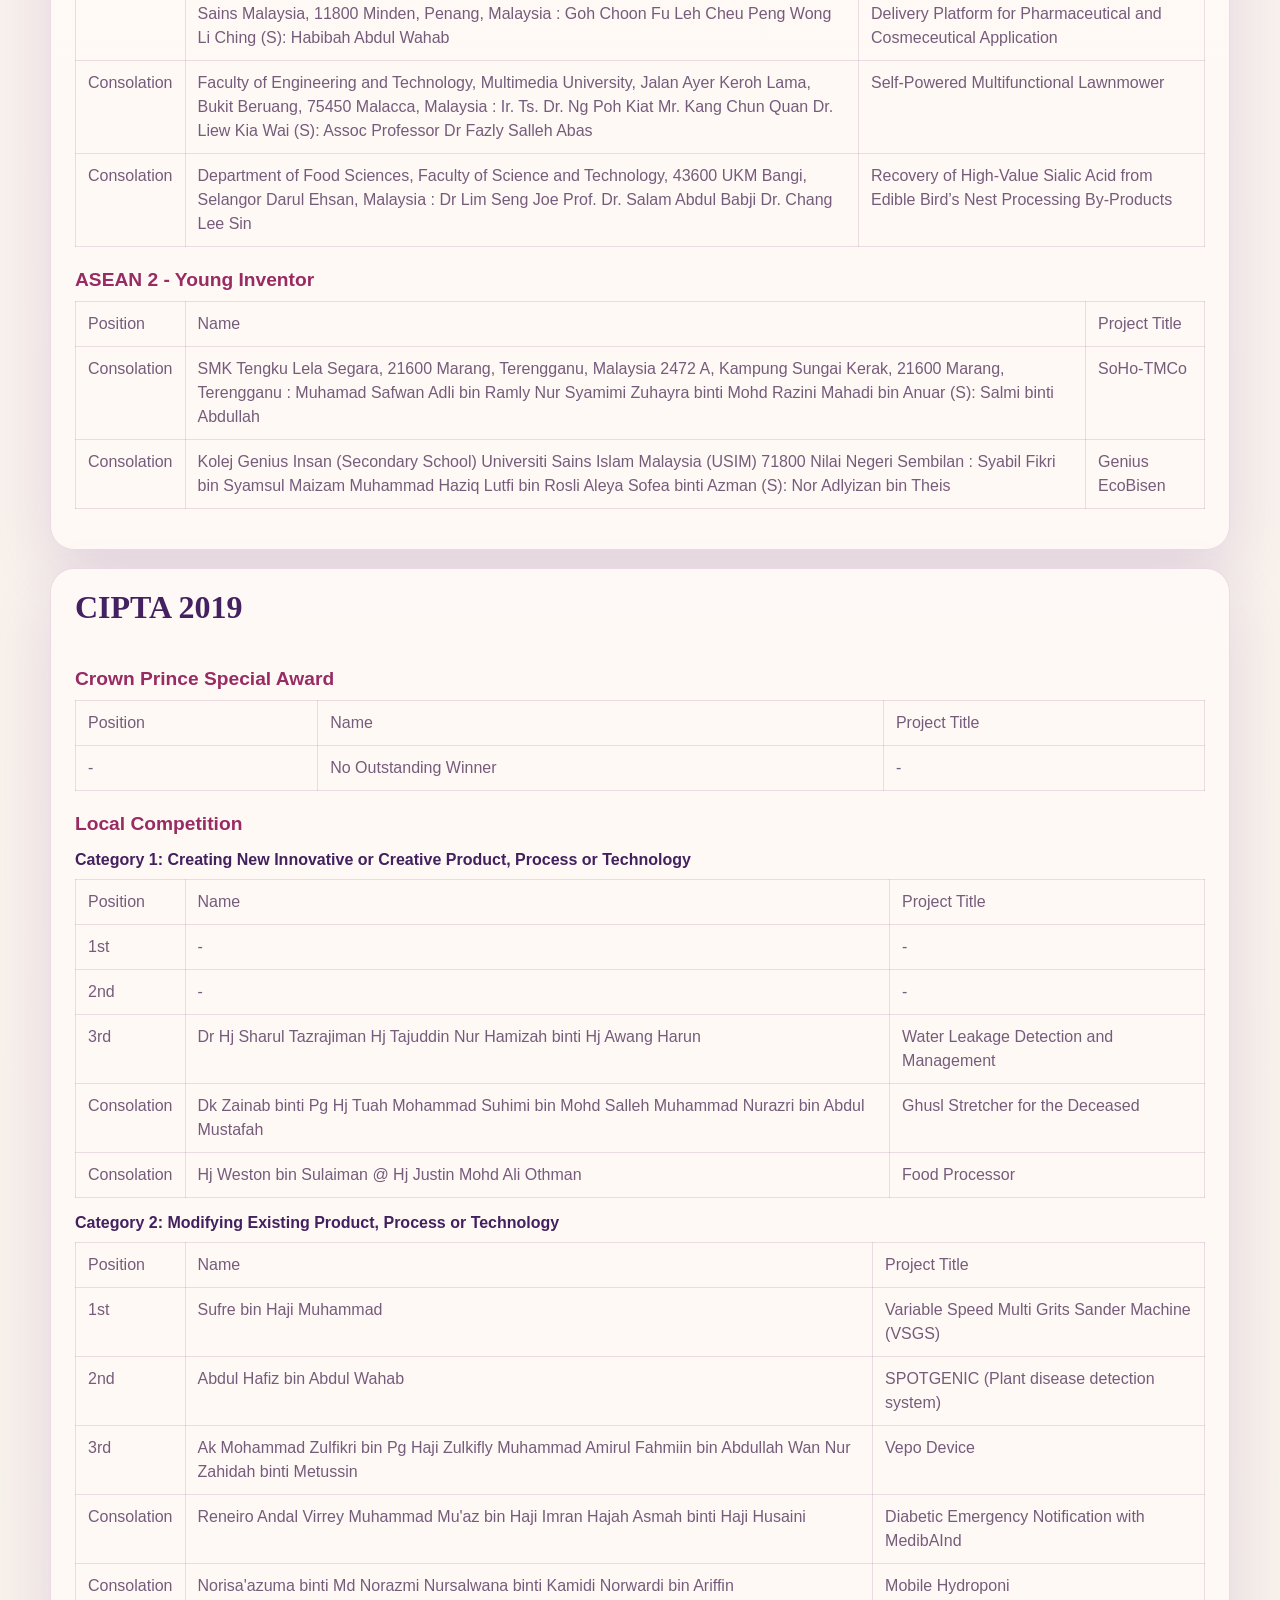
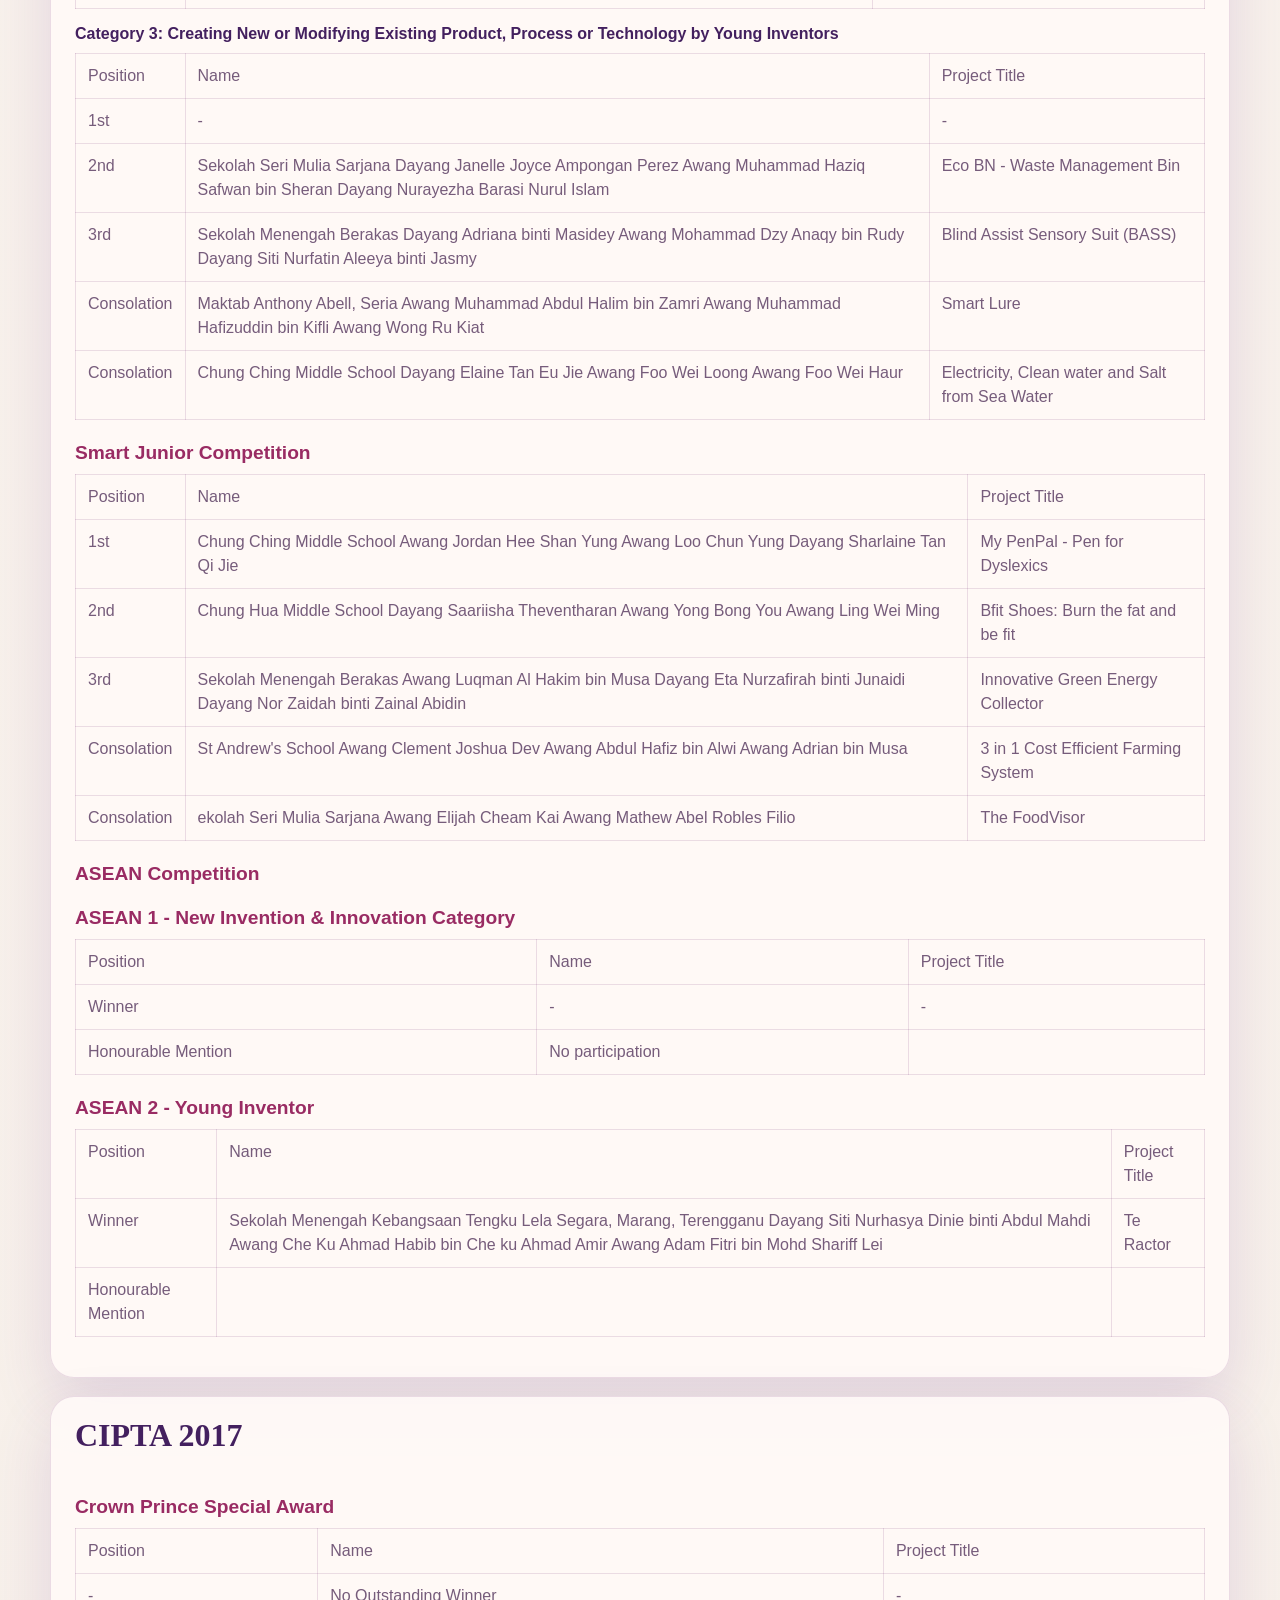
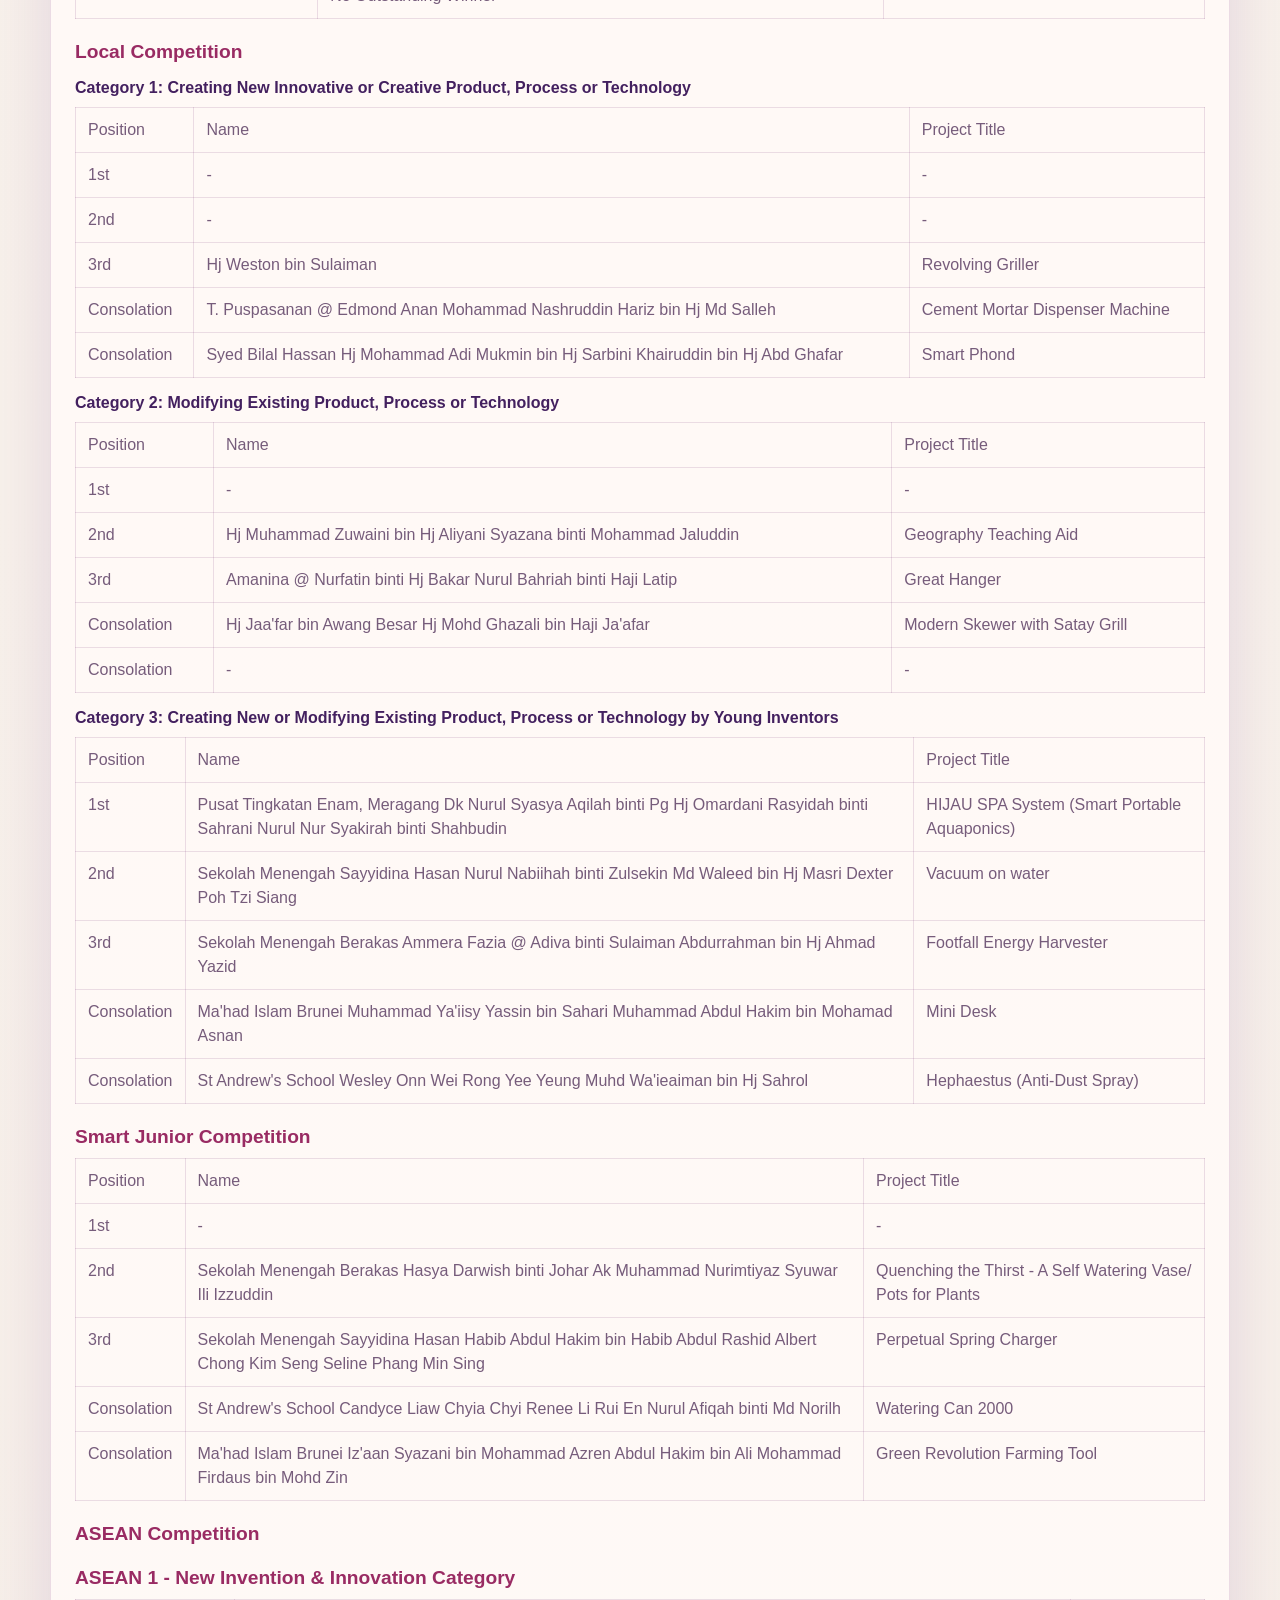
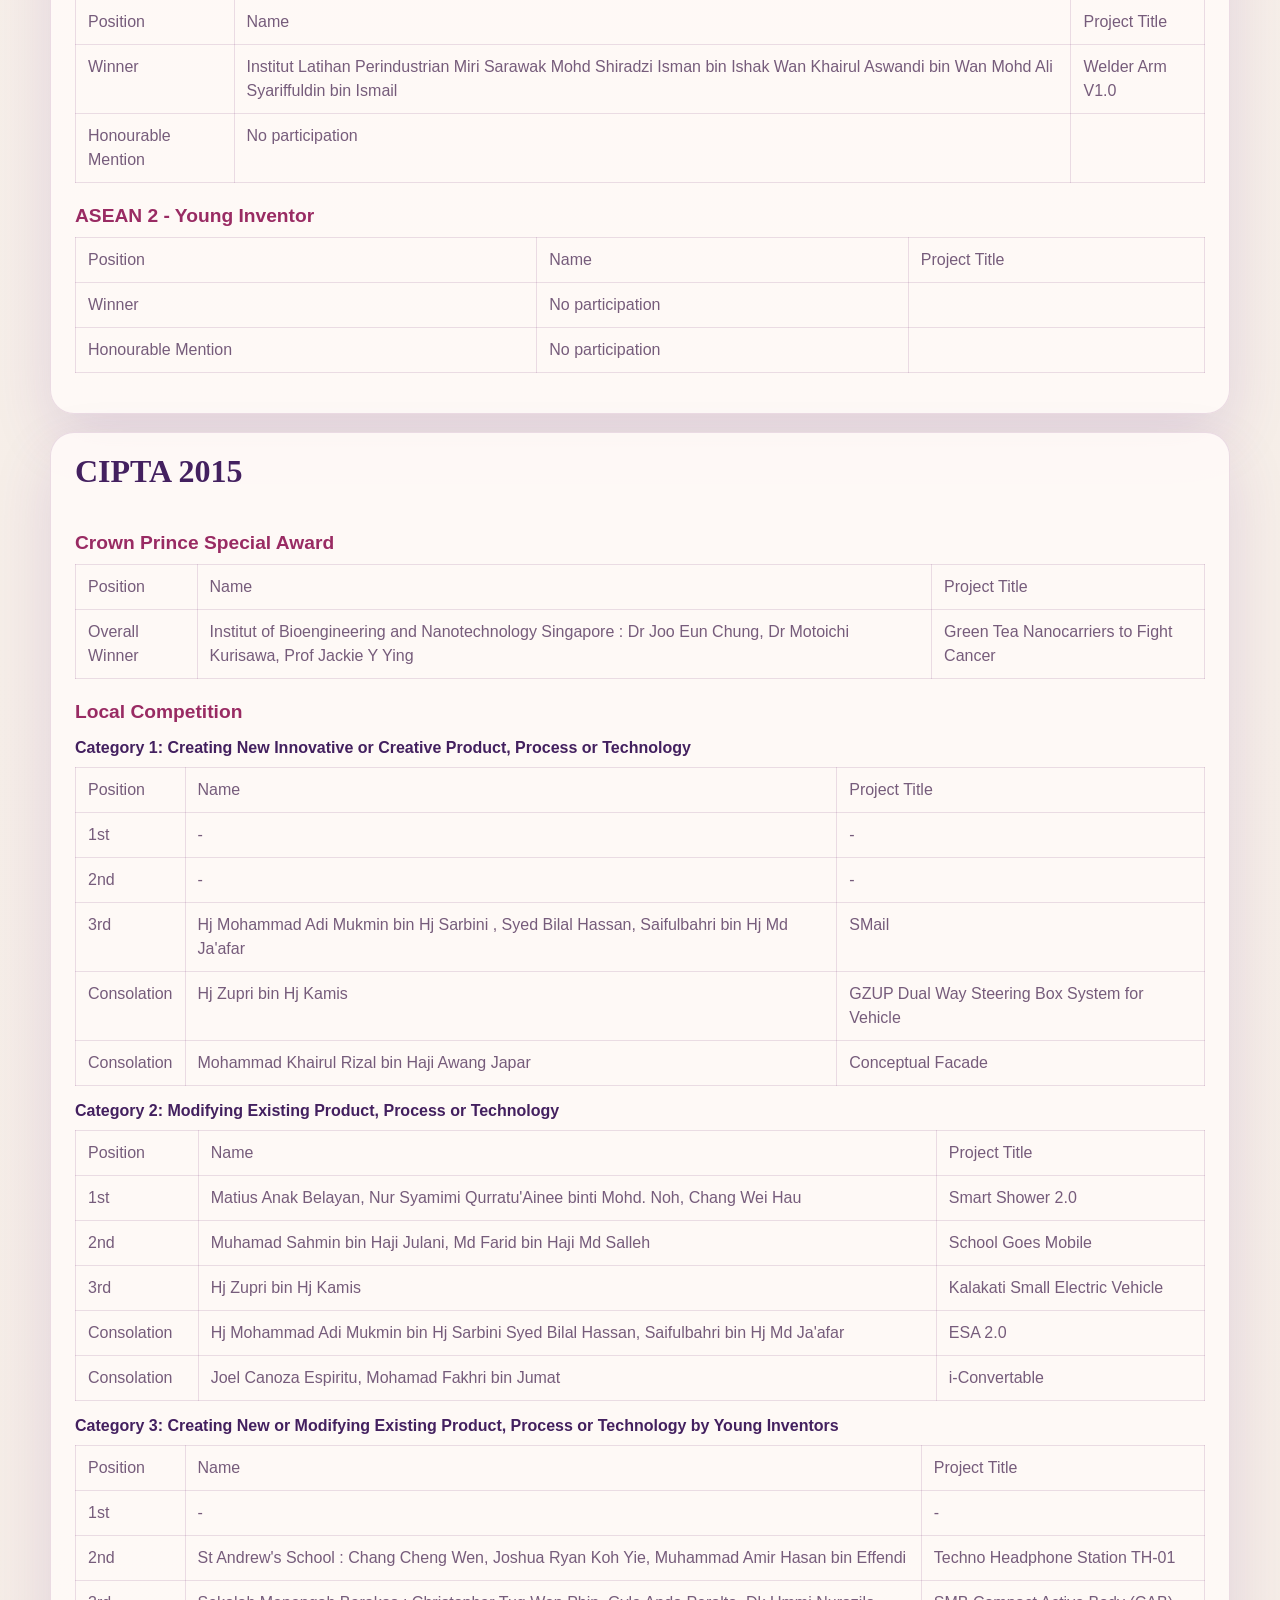
<file: past-winners.html>
<!DOCTYPE html>
<html lang="en">
  <head>
    <meta charset="UTF-8" />
    <meta name="viewport" content="width=device-width, initial-scale=1.0" />
    <title>CIPTA Past Winners | CIPTA 2027</title>
    <meta name="description" content="Past winners archive for the Crown Prince CIPTA Award, compiled from the official CIPTA website." />
    <link rel="icon" type="image/png" href="assets/cipta-logo.png" />
    <link rel="apple-touch-icon" href="assets/cipta-logo.png" />
    <link rel="stylesheet" href="styles.css" />
    <style>
      .archive-page { width: min(calc(100% - 32px), 1180px); margin: 0 auto; padding: 32px 0 56px; }
      .archive-top { display: flex; justify-content: space-between; gap: 16px; align-items: center; margin-bottom: 28px; }
      .archive-top a { color: var(--green); font-weight: 700; text-decoration-thickness: 2px; text-underline-offset: 4px; }
      .archive-intro { border: 1px solid var(--line); border-radius: var(--radius); background: var(--surface); box-shadow: var(--shadow); padding: 24px; margin-bottom: 24px; }
      .archive-intro p { color: var(--muted); line-height: 1.75; margin: 0; }
      .archive-year { border: 1px solid var(--line); border-radius: var(--radius); background: var(--surface); box-shadow: var(--shadow); margin-bottom: 18px; overflow: hidden; }
      .archive-year summary { cursor: pointer; list-style: none; padding: 20px 24px; font-family: "Iowan Old Style", "Palatino Linotype", serif; font-size: 2rem; font-weight: 700; }
      .archive-year summary::-webkit-details-marker { display: none; }
      .archive-year-body { padding: 0 24px 24px; }
      .archive-section-title { margin: 22px 0 10px; color: var(--gold-deep); font-size: 1.2rem; }
      .archive-category-title { margin: 16px 0 10px; color: var(--text); font-size: 1rem; }
      .archive-table-wrap { overflow-x: auto; margin-bottom: 16px; }
      .archive-table { width: 100%; border-collapse: collapse; min-width: 640px; }
      .archive-table th, .archive-table td { border: 1px solid var(--line); padding: 10px 12px; text-align: left; vertical-align: top; color: var(--muted); line-height: 1.5; }
      .archive-table th { background: rgba(106, 44, 145, 0.1); color: var(--text); }
      @media (max-width: 720px) {
        .archive-top { display: grid; }
        .archive-year summary { font-size: 1.55rem; }
      }
    </style>
  </head>
  <body>
    <div class="archive-page">
      <div class="archive-top">
        <div>
          <p class="eyebrow">Past Winners</p>
          <h1>CIPTA Winners Archive</h1>
        </div>
        <a href="index.html#winners">Back to CIPTA 2027 site</a>
      </div>
      <section class="archive-intro">
        <p>This page brings the CIPTA Past Winners archive into this website so visitors can browse the year-by-year competition results without leaving the site. The archive below is compiled from the official CIPTA winners page.</p>
      </section>
      <details class="archive-year" id="cipta-2025" open>
  <summary>CIPTA 2025</summary>
  <div class="archive-year-body">
    <h3 class="archive-section-title">Crown Prince Special Award</h3>
    <div class="archive-table-wrap">
      <table class="archive-table">
        <tr><th>Position</th><th>Project Title</th><th>Name</th></tr>
        <tr>
          <td>Winner</td>
          <td>Novel Filter-Less Single-Source Extendable Switched-Capacitor Boost Multilevel Inverter Suitable for Renewable and Industrial Applications</td>
          <td>Dr. Law Kah Haw<br />Mohammad Asri bin Puasa</td>
        </tr>
      </table>
    </div>

    <h3 class="archive-section-title">Local Categories</h3>
    <h4 class="archive-category-title">Category 1 – Creating New Innovative or Creative Product, Process or Technology</h4>
    <div class="archive-table-wrap">
      <table class="archive-table">
        <tr><th>Position</th><th>Project Title</th><th>Name</th></tr>
        <tr>
          <td>3rd<br />(Bronze Medal)</td>
          <td>Halal Green Military Ration Innovation for Brunei</td>
          <td>Fatin Nuratikah binti Haji Asbi<br />Zu Mirratin Munira binti Haji Mohammad Affno</td>
        </tr>
        <tr>
          <td>Special Mention<br />(Bronze Medal)</td>
          <td>Innovation in the Development of Electric Boats in Sustaining the Quality of Kampong Ayer's Ecosystem as a Tourism Attraction</td>
          <td>Nurulfa'izzah Asdiana binti Haji Mohd Hashim<br />Muhammad Sufyan bin Abdullah<br />Dr. Nik Mohd Ridzuan bin Shahruddin</td>
        </tr>
        <tr>
          <td>Special Mention</td>
          <td>Organic Solar Cells Fabricated Using Electrohydrodynamic (EHD) Printing for Sustainable Energy Solutions</td>
          <td>Mohammad Zulfikre bin Esa</td>
        </tr>
      </table>
    </div>

    <h4 class="archive-category-title">Category 2 – Modifying Existing Product, Process or Technology</h4>
    <div class="archive-table-wrap">
      <table class="archive-table">
        <tr><th>Position</th><th>Project Title</th><th>Name</th></tr>
        <tr>
          <td>1st<br />(Gold Medal)</td>
          <td>Novel Filter-Less Single-Source Extendable Switched-Capacitor Boost Multilevel Inverter Suitable for Renewable and Industrial Applications</td>
          <td>Dr. Law Kah Haw<br />Mohammad Asri bin Puasa</td>
        </tr>
        <tr>
          <td>2nd<br />(Gold Medal)</td>
          <td>Skyv-AI (Next Generation Anamolies Detection; Corrosion Detection)</td>
          <td>Mohd Khairul Hazmi bin Haji Munir<br />Mohammad Adi Shahinan bin Sulaiman<br />Muhammad Zami bin Hashim</td>
        </tr>
        <tr>
          <td>3rd<br />(Gold Medal)</td>
          <td>Development of Organic Foliar Spray Formulation for Enhanced Crop Growth and Yield</td>
          <td>Dr. Hartini Haji Mohd Yasin<br />Dr. Tan Ai Ling<br />Nurul Syazana binti Haji Affandi</td>
        </tr>
        <tr>
          <td>Special Mention<br />(Gold Medal)</td>
          <td>AIquatic AquaFeeder</td>
          <td>Dr. Lim Tiong Hoo</td>
        </tr>
        <tr>
          <td>(Silver Medal)</td>
          <td>Intumescent Material from Plant-Based Carbon and Silica Sources for Flame-Retardant Layering</td>
          <td>Nur Faakhirah binti Haji Ahmadbi</td>
        </tr>
        <tr>
          <td>(Silver Medal)</td>
          <td>High Quality Soil Conditioners for Achieving Agronomic, Socio-Economic, and Environmental Efficiency in Agriculture</td>
          <td>Prof. Dr. Ahmed Osumanu Haruna<br />Dk Aniisah Khoirunnisaa' binti Pg Haji Kamaluddin<br />Siti Hadhirah binti Haji Mohamed Azlan</td>
        </tr>
        <tr>
          <td>(Silver Medal)</td>
          <td>AIquatic BioSample</td>
          <td>Dk Dr. Nurun Najeebah Az-Zahra binti Pg DSP Hj Mohammad Tashim<br />Muhammad Wafiq Haji Abd Zariful</td>
        </tr>
        <tr>
          <td>(Bronze Medal)</td>
          <td>Cagan-Dagas: A Sustainable Evolution of the Traditional Candas</td>
          <td>Muhd Aamir Syafiiq Mohd Abdoh<br />Mohd Abdoh Damit<br />Dr. Noor Naasirah Abdullah-Teo</td>
        </tr>
        <tr>
          <td>(Bronze Medal)</td>
          <td>Magnetic Palm Biochar-Catalyzed Biodiesel Synthesis</td>
          <td>Dr. Tan Yie Hua<br />Dr. Mubarak Nabisab Mujawar<br />Ummul Hasanah binti Haji Hassan</td>
        </tr>
      </table>
    </div>

    <h4 class="archive-category-title">Category 3 – Creating New or Modifying Existing Product, Process or Technology by Young Inventors</h4>
    <div class="archive-table-wrap">
      <table class="archive-table">
        <tr><th>Position</th><th>Project Title</th><th>Name</th><th>School</th></tr>
        <tr>
          <td>1st<br />(Gold Medal)</td>
          <td>Earth Battery: Sustainable Harvest</td>
          <td>Lee Jing Jing<br />Fong Chee Shane<br />Muhammad Faiq bin Fakhrul Anwar</td>
          <td>Maktab Sains Paduka Seri Begawan Sultan</td>
        </tr>
        <tr>
          <td>2nd<br />(Silver Medal)</td>
          <td>Smart Multi-Sensor for Efficient Plant Monitoring</td>
          <td>Abdul Wadud bin Haji Muhammad Hairol Nizam<br />Abdul Waliyy bin Abdul Aziz<br />Muhamad Nur Asyraf bin Haji Md Daud</td>
          <td>Sekolah Menengah Arab Laki-Laki Hassanal Bolkiah</td>
        </tr>
        <tr>
          <td>3rd<br />(Silver Medal)</td>
          <td>Al-Soefe (The Source of Electricity from Electrolysis)</td>
          <td>Muhammad Syaahir Azib bin Haji Rumaizi<br />Dk Khalisha Syarafana binti Pg Hj Md Saiful Redzuan</td>
          <td>Sekolah Menengah Pg Jaya Negara Pg Hj Abu Bakar</td>
        </tr>
        <tr>
          <td>Special Mention<br />(Bronze Medal)</td>
          <td>FreshCheck: Smart Food Freshness Indicator Stickers</td>
          <td>Muhammad Danish Ridhwan bin Mohammad Syaiful Assrie<br />Muhammad Irfan Zharfan bin Fazilah<br />Ryan Thieng Zhi Hern</td>
          <td>Pusat Tingkatan Enam Belait</td>
        </tr>
        <tr>
          <td>Special Mention<br />(Bronze Medal)</td>
          <td>Scraposers: Converting Food Waste into Electricity</td>
          <td>Ampuan Nurin Syahiratul Fatini binti Ampuan Haji Sukarni<br />Hanaa Aliah Binti Haji Mohamad Azmi<br />Emilya Sayyidah binti Jamil</td>
          <td>Sekolah Menengah Arab Laki-Laki Hassanal Bolkiah</td>
        </tr>
        <tr>
          <td>(Bronze Medal)</td>
          <td>AgroEcoGrid</td>
          <td>Muhammad Aaqil Harith bin Haji Mohammad Saiful Baqi<br />Muhammad Musa Saifullah bin Mohammad Satria Alam Shah<br />Abdul Mun’im bin Haji Abdul Mubin</td>
          <td>Maktab Sains Paduka Seri Begawan Sultan</td>
        </tr>
        <tr>
          <td>(Bronze Medal)</td>
          <td>Terraqua a.k.a The Amphibian</td>
          <td>Abdullah Humam Baqir bin Mohammad Salleh<br />Aiman Alya Aleesya Lim@Hani binti Haji Mohamad Hirman<br />Alya Izzati binti Bahrin</td>
          <td>Sekolah Menengah Berakas</td>
        </tr>
      </table>
    </div>

    <h3 class="archive-section-title">Smart Junior Competition</h3>
    <div class="archive-table-wrap">
      <table class="archive-table">
        <tr><th>Position</th><th>Project Title</th><th>Name</th><th>School</th></tr>
        <tr>
          <td>1st<br />(Gold Medal)</td>
          <td>Wind – An Alternative Power Source for Moving Vehicles</td>
          <td>Jiya Maria Jai<br />Chawalot Ho Xuan Yi<br />Callum Singh Sekhon</td>
          <td>Chung Hua Middle School Kuala Belait</td>
        </tr>
        <tr>
          <td>2nd<br />(Silver Medal)</td>
          <td>A Vertical Hydroponic System with A United and Cooperative Ecosystem</td>
          <td>Hanif Qusyairi bin Awang Sarisumardy<br />Muhammad Nuraqiel bin Mohammad Ismadi<br />Zul’irfan Naufal bin Indra Masrika Lubis</td>
          <td>Sekolah Menengah Lambak Kiri</td>
        </tr>
        <tr>
          <td>3rd<br />(Bronze Medal)</td>
          <td>BinGenius</td>
          <td>Muhammad Fadhlul Iqbal bin Samsudin<br />Suwardi bin Salman<br />Muhammad Irfan Aqil bin Shahfaizal</td>
          <td>Ma'had Islam Brunei</td>
        </tr>
        <tr>
          <td>Special Mention<br />(Bronze Medal)</td>
          <td>Gillbert the Fish</td>
          <td>Dhiya Fatima Az-Zahra binti Mohamad Alimin<br />Amni Adlina binti Sha’adon<br />Dayang Siti Nur Rawiyani Aulia Rizqina binti Haji Awang Mohammad Noradilah</td>
          <td>Sekolah Ugama Arab Menengah Perempuan Raja Isteri Pengiran Anak Hajah Saleha</td>
        </tr>
        <tr>
          <td>Special Mention<br />(Bronze Medal)</td>
          <td>Kinetic Energy-Powered Streetlights</td>
          <td>Nur Feeraz Ranea binti Mohammad Ali Asrinizal<br />Fiona Rafifah binti Roslan Khalid / Ahmad Shahir</td>
          <td>Sekolah Menengah Sultan Sharif Ali</td>
        </tr>
      </table>
    </div>

    <h3 class="archive-section-title">ASEAN Categories</h3>
    <h4 class="archive-category-title">ASEAN 1 - New Invention &amp; Innovation</h4>
    <div class="archive-table-wrap">
      <table class="archive-table">
        <tr><th>Position</th><th>Project Title</th><th>Name</th><th>School</th></tr>
        <tr>
          <td>1st<br />(Gold Medal)</td>
          <td>Development of Sustainable Marine Clay One-Part Geopolymer with Thermodynamic Modeling Optimization</td>
          <td>Li Ziyang<br />Lao Junying<br />Qian Shunzhi</td>
          <td>Nanyang Technological University – SG</td>
        </tr>
        <tr>
          <td>2nd<br />(Silver Medal)</td>
          <td>Eco-brick from Geopolymer-based Materials (ECO-BRICK)</td>
          <td>Michael Promentilla<br />Jean Armel De Lima<br />Mikaela Beatrice Sy</td>
          <td>De La Salle University – PH</td>
        </tr>
        <tr>
          <td>3rd<br />(Silver Medal)</td>
          <td>GreenPulse: Intelligent Algae Monitoring and Control for CO2 Sequestration</td>
          <td>Thanigai Kumaran Muthukumaran<br />Kiew Zheng Wei<br />Kevin A/L M Das</td>
          <td>Asia Pacific University of Technology and Innovation – MY</td>
        </tr>
        <tr>
          <td>Special Mention<br />(Silver Medal)</td>
          <td>EcoSphere: NetZero Intelligence Platform</td>
          <td>Deaberniswarar Sharmaa<br />Tee Jen Looi<br />Tan Chiao Pin</td>
          <td>Sunway University – MY</td>
        </tr>
        <tr>
          <td>Special Mention<br />(Silver Medal)</td>
          <td>SEAWAVeS: An Ecologically Smart Innovation for Marine Safety and Sustainable Communication</td>
          <td>Julie Ann A. Salido<br />Miquel Von R. Oquendo<br />Mary Ann P. Martirez</td>
          <td>Aklan State University – PH</td>
        </tr>
        <tr>
          <td>(Silver Medal)</td>
          <td>Innovative Ground Sensor Terminal Enabling Low-Cost Satellite IoT Connectivity for Remote Area Application</td>
          <td>Dr. Norilmi Amilia Ismail<br />Siti Nur Aazzah binti Dato Haji Abd Aziz<br />Nur Awatiff binti Mohd Rizal</td>
          <td>SpaceIn Sdn Bhd - MY &amp; BN</td>
        </tr>
        <tr>
          <td>(Silver Medal)</td>
          <td>Intelligent UAV Warehouse Management Solutions</td>
          <td>Mohammad Razali bin Ismail<br />Suria Hani binti Affandi Chew</td>
          <td>Meraque Group Sdn Bhd – MY</td>
        </tr>
        <tr>
          <td>(Silver Medal)</td>
          <td>Bamboo Community Bridge using Fabricated Connectors for Lowland or Flood-Prone Region</td>
          <td>Marisa Pratin<br />Thada Kiewmuang<br />Warinda Chantachorn</td>
          <td>Thammasat University – TH</td>
        </tr>
        <tr>
          <td>(Silver Medal)</td>
          <td>Pineapple Skin Pesticide</td>
          <td>Muhammad Izzuddin bin Tuah<br />Nurmaliena binti Rosli<br />Siti Dhamirah 'Izzati binti Damni</td>
          <td>i-CATS Miri – MY</td>
        </tr>
        <tr>
          <td>(Bronze Medal)</td>
          <td>Fabricated Bamboo Structure for Emergency Shelter</td>
          <td>Phatsara Phothong<br />Monticha Sopim<br />Sasipim Sangaroon</td>
          <td>Thammasat University – TH</td>
        </tr>
        <tr>
          <td>(Bronze Medal)</td>
          <td>BioMangi: A Green Innovation - Encapsulated Mangiferin Powder Drink for Sustainable Anti-Diabetic Benefits and Enhanced Health</td>
          <td>Norliza binti Julmohammad<br />Mohd Azrie bin Awang<br />Muhammad Daniel Eazzat bin Mohd Rosdan</td>
          <td>Universiti Malaysia Sabah – MY</td>
        </tr>
        <tr>
          <td>(Bronze Medal)</td>
          <td>HydraCactus: The Drinkable Water Generator</td>
          <td>Sau Yi Yi<br />Toh Yi Jing<br />Tan Jun Yen</td>
          <td>Asia Pacific University of Technology and Innovation – MY</td>
        </tr>
      </table>
    </div>

    <h4 class="archive-category-title">ASEAN 2 – Young Inventor</h4>
    <div class="archive-table-wrap">
      <table class="archive-table">
        <tr><th>Position</th><th>Project Title</th><th>Name</th><th>School</th></tr>
        <tr>
          <td>2nd<br />(Silver Medal)</td>
          <td>Chicken Fat Ointment (CFO)</td>
          <td>Putera Afif Mikhael Bin Ahmad Sazani<br />Nur Azzalea Fareesya Binti Mohd Arif Azany<br />Muhammad Syahir Ammar Bin Shauki</td>
          <td>SMK Tengku Lela Segara - MY</td>
        </tr>
        <tr>
          <td>3rd<br />(Silver Medal)</td>
          <td>Formulating Paracetamol-Infused Jelly Using Fish Scale Gelatin for Pediatric Use</td>
          <td>Lee Zhen Yu<br />Punn Punnabutr<br />Areyachart Mechai</td>
          <td>Vareechiangmai School - TH</td>
        </tr>
        <tr>
          <td>Special Mention<br />(Bronze Medal)</td>
          <td>Recycled Plastic Artificial Reef as Fish Habitat (RESPLASH)</td>
          <td>Nashwa Aleeya Binti Mohd Napi<br />Ahmad Aliff Danial Bin Badrul Hisham<br />Muhammad Ammar Syazril Bin Sukni Hisham</td>
          <td>SMK Tengku Lela Segara - MY</td>
        </tr>
        <tr>
          <td>Special Mention</td>
          <td>The Study of Using Tannin Extracts from Indian Almond Leaves to Produce Acne Patches from Discarded Silkworm Cocoons</td>
          <td>Pimpichcha Uttarapong<br />Nutcha Theerapiboon<br />Puripat Boonsinthai</td>
          <td>Vareechiangmai School – TH</td>
        </tr>
      </table>
    </div>
  </div>
</details>
      <details class="archive-year" id="cipta-2023" open>
  <summary>CIPTA 2023</summary>
  <div class="archive-year-body">
    <h3 class="archive-section-title">Crown Prince Special Award</h3>
    <div class="archive-table-wrap">
      <table class="archive-table">
        <tr><th>Position</th><th>Project Title</th><th>Name</th></tr>
        <tr><td>-</td><td>No outstanding winners</td><td>-</td></tr>
      </table>
    </div>

    <h3 class="archive-section-title">Local Categories</h3>
    <h4 class="archive-category-title">Category 1 – Creating New Innovative or Creative Product, Process or Technology</h4>
    <div class="archive-table-wrap">
      <table class="archive-table">
        <tr><th>Position</th><th>Project Title</th><th>Name</th></tr>
        <tr>
          <td>Special Mention</td>
          <td>Hydrothermal Synthesis of a Novel I-Bi/Bi2WO6@MWCNTs Photocatalyst for Degradation of Tetracycline Antibiotics</td>
          <td>Dr. Mubarak Mujawar<br />Dr Khairunnisa Nabilah Haji Ruslan</td>
        </tr>
      </table>
    </div>

    <h4 class="archive-category-title">Category 2 – Modifying Existing Product, Process or Technology</h4>
    <div class="archive-table-wrap">
      <table class="archive-table">
        <tr><th>Position</th><th>Project Title</th><th>Name</th></tr>
        <tr>
          <td>2nd</td>
          <td>A Sustainable And Immersive Experience Of Simulation Training Platform In Agriculture Using Extended Reality (XR) Technology</td>
          <td>Sarinah binti Ziziumiza<br />Nursheila binti Ziziumiza</td>
        </tr>
        <tr>
          <td>Special Mention</td>
          <td>IoT Based Water Quality Monitoring in Relation to Flood and Drought in Brunei Darussalam</td>
          <td>Siti Rasyidah binti Haji Ismail (L)<br />Wida Susanty binti Haji Suhaili</td>
        </tr>
        <tr>
          <td>Special Mention</td>
          <td>The Development of a Scalable and Low-Cost Home-Based Physical Exercise Assessment and Monitoring AI System for Patients with Musculoskeletal Conditions.</td>
          <td>Dr. Hajah Asmah binti Haji Husaini (L)<br />Dk Hajah Nurul Zatil Hidayah binti Pg Suffian<br />Dr Owais Ahmad Malek</td>
        </tr>
        <tr>
          <td>Special Mention</td>
          <td>Wudhu Mist</td>
          <td>Mohammad Abdul Aziz bin Hj Mohd Ali (L)<br />Mohammad Izzat Bin Haji Ali Hassan<br />Ahmad Zaki Bin Haji Jamahat</td>
        </tr>
      </table>
    </div>

    <h4 class="archive-category-title">Category 3 – Creating New or Modifying Existing Product, Process or Technology by Young Inventors</h4>
    <div class="archive-table-wrap">
      <table class="archive-table">
        <tr><th>Position</th><th>Project Title</th><th>Name</th><th>School</th></tr>
        <tr>
          <td>Special Mention</td>
          <td>The ATARU Suit</td>
          <td>Awang Mohamad Iman Al-Amin Afiq Hasyir bin Haji Awang Ismail (L)<br />Ak Amir Rauf bin Pg Mohamed Sufri<br />Alen Chew Kah Poh</td>
          <td>Sekolah Menengah Berakas</td>
        </tr>
      </table>
    </div>

    <h3 class="archive-section-title">Smart Junior Competition</h3>
    <div class="archive-table-wrap">
      <table class="archive-table">
        <tr><th>Position</th><th>Project Title</th><th>Name</th><th>School</th></tr>
        <tr>
          <td>3rd</td>
          <td>Project Mamoru: Accident Prevention Motorcycle Helmet</td>
          <td>Muhammad Iman Danial Bin Haji Awang (L)<br />Danial Batrish Moksin Bin Abdullah<br />S: Cikgu Pg Abdul Raub bin Pg Haji Ghani</td>
          <td>Sekolah Menengah Berakas</td>
        </tr>
        <tr>
          <td>Special Mention</td>
          <td>River Waste Swirler</td>
          <td>Angelina Lau Eng Oi (L)<br />Alexander Tien Jun Anak Kaminta<br />Aiden Paul Leo Nereparambil<br />S: Minu Jose</td>
          <td>Chung Hua Middle School</td>
        </tr>
      </table>
    </div>

    <h3 class="archive-section-title">ASEAN Categories</h3>
    <h4 class="archive-category-title">ASEAN 1 - New Invention &amp; Innovation</h4>
    <div class="archive-table-wrap">
      <table class="archive-table">
        <tr><th>Position</th><th>Project Title</th><th>Name</th><th>School</th></tr>
        <tr>
          <td>2nd</td>
          <td>BacColl: A Solution for Halal Collagen in Industries</td>
          <td>Dr Azura Binti Amid (L)<br />Faqihah Binti Salleh</td>
          <td>International Islamic University Malaysia</td>
        </tr>
        <tr>
          <td>3rd</td>
          <td>Microbubble Generator for Aquaculture Aeration and Mixing</td>
          <td>Assoc. Prof. Poo Balan A/L Ganesan (L)<br />Goo Wei Hong<br />Ramesh Singh A/L Kuldip Singh</td>
          <td>Universiti Malaya</td>
        </tr>
        <tr>
          <td>1st Consolation</td>
          <td>Pilot Scale Green Method of Purifying High-Value Functional Polysaccharides from Brown Seaweeds</td>
          <td>Dr Lim Seng Joe (L)<br />Wan Aida binti Wan Mustapha<br />Noor Soffalina Binti Sofian Seng</td>
          <td>Universiti Kebangsaan Malaysia</td>
        </tr>
      </table>
    </div>

    <h4 class="archive-category-title">ASEAN 2 – Young Inventor</h4>
    <div class="archive-table-wrap">
      <table class="archive-table">
        <tr><th>Position</th><th>Project Title</th><th>Name</th><th>School</th></tr>
        <tr>
          <td>1st</td>
          <td>TE-ALUM</td>
          <td>Nur Insyirah Binti Saidi (L)<br />Muhammad Syafiq Haikal Bin Shary Azhan<br />Batrisyia Balqis Angullia Binti Ahmad Zahir<br />(S): Salmi Binti Abdullah</td>
          <td>Smk Tengku Lela Segara</td>
        </tr>
      </table>
    </div>
  </div>
</details>
      <details class="archive-year" id="cipta-2021" open>
  <summary>CIPTA 2021</summary>
  <div class="archive-year-body">
    <h3 class="archive-section-title">Crown Prince Special Award</h3><div class="archive-table-wrap"><table class="archive-table"><tr><td>Position</td><td>Name</td><td>Project Title</td></tr><tr><td>-</td><td>No Outstanding Winner</td><td>-</td></tr></table></div><h3 class="archive-section-title">Local Competition</h3><h4 class="archive-category-title">Category 2: Modifying Existing Product, Process or Technology</h4><div class="archive-table-wrap"><table class="archive-table"><tr><td>Position</td><td>Name</td><td>Project Title</td></tr><tr><td>1st</td><td>Roshartiney binti Hj Damit Hj Ismit bin Hj Mohamad Dr Wida Susanty binti Hj Suhaili</td><td>Smart Fish System - Water Quality Management System for Red Tilapia Rear in Poly Tank</td></tr><tr><td>2nd</td><td>Sarinah binti Ziziumiza Nursheila binti Ziziumiza</td><td>Techsim</td></tr><tr><td>3rd</td><td>Siti Nur Afiqah binti Haji Abdul Samad Dk Siti Hazimah binti Pg Sharifulazar Muhd Shukri bin Makhbar (S): Dr. Syazana binti Abdullah Lim</td><td>Effects of Local Plant Extracts to Preserve the Postharvest Quality and Extend Shelf Life of Figs</td></tr><tr><td>Consolation</td><td>Afiqah Nabihah @ Era Fezirah binti Ahmad</td><td>Green Fabrication of Sago Starch Micropaticles via Ultra-Fine Grinder</td></tr><tr><td>Consolation</td><td>Dr Dyg Hjh Tiawa binti Awg Hj Hamid Dk Siti Syahirah binti Pg Idris Muhammad Lutfi bin Hj Metussin</td><td>The Effectiveness of Tawaf Virtual Reality Training on Individual’s Physiological and Exhaustion Level</td></tr></table></div><h4 class="archive-category-title">Category 3: Creating New or Modifying Existing Product, Process or Technology by Young Inventors</h4><div class="archive-table-wrap"><table class="archive-table"><tr><td>Position</td><td>Name</td><td>Project Title</td></tr><tr><td>1st</td><td>-</td><td>-</td></tr><tr><td>2nd</td><td>Pusat Tingkatan Enam Sengkurong : Wesley Onn Wei Rong (S): Johary bin Haji Mohammad</td><td>Project Poseidon</td></tr><tr><td>3rd</td><td>Sekolah Menengah Berakas : Muhammad Syaukani bin Haji Hasnul Fikri Aiman Izzan bin Zakaria (S): Pg Abdul Raub bin Pg Haji Ghani</td><td>White Cane Assistant</td></tr><tr><td>Consolation</td><td>Sekolah Menengah Pengiran Jaya Negara Pengiran Haji Abu Bakar Mumong : Aaliyah Rose binti Ali Rahman Ak Abdul Ghafur Ur Rahman bin Pg Abdulrahman Hanna Maisarah binti Haji Abdul Razak (S): Tan Wee Ying</td><td>Low Cost Fabrication of Home-Made Air Purifier</td></tr><tr><td>Consolation</td><td>Sekolah Menengah Berakas : Nurul Farahiyah Dania binti Mardianni Dk Siti Shahidah@Dk Megasari binti Pg Noor Amli Farah Nur Syazana binti Mohd Azzalie (S): Maralina binti Haji Matnoor</td><td>Midori Smart Farming System: Rice Cultivation in Urban Setting</td></tr></table></div><h3 class="archive-section-title">Smart Junior Competition</h3><div class="archive-table-wrap"><table class="archive-table"><tr><td>Position</td><td>Name</td><td>Project Title</td></tr><tr><td>1st</td><td>Sekolah Menengah Berakas : Abdullah bin Haji Ahmad Yazid Muhammad Hashim Dzulkarnain bin Muhammad Redzuan Sani Nuraqilah binti Ariffin (S): Muhd Fauzan bin Awg Damit</td><td>Rubbish Rewards</td></tr><tr><td>2nd</td><td>Sekolah Menengah Lambak Kiri : Ak Md Ali Syalihin bin Pg Md Ali Redzuan Mohammad Morsidi bin Mahadi (S): Cikgu Pg Shamsiaton binti Pg Hj Hashim</td><td>GEN ‘Z’ Smart Trash Bin</td></tr><tr><td>3rd</td><td>Sekolah Menengah Rimba : Nur Sabrina binti Iskandar Muhammad Faiq Haziq bin Haji Musa Mohammad Adib bin A.Roslan (S): Nurasilah binti Kadir Makus</td><td>School Gizmo Watch</td></tr><tr><td>Consolation</td><td>Ma'had Islam Brunei, Tutong : Muhammad Qarl Darwishy Haqieze bin Wadi Mohammad Alif Waliuddin bin Abdullah Mohamad Azri Mohamamad Ashwandi Arsyad bin Bahren (S): Haji Muhammad Zuwaini bin Haji Aliyani</td><td>Pipit Technology</td></tr><tr><td>Consolation</td><td>Chung Ching Middle School : Muhammad Mirza Fawwaz bin Amir Hamzah Ozi Emily Anak Claxairi Adrian Chong Rui Sern (S): Dyg. Shanti Thomas</td><td>i-bin: Intelligent Waste Bin for Zero-Waste Homes</td></tr></table></div><h3 class="archive-section-title">ASEAN Competition</h3><h3 class="archive-section-title">ASEAN 1 - New Invention & Innovation Category</h3><div class="archive-table-wrap"><table class="archive-table"><tr><td>Position</td><td>Name</td><td>Project Title</td></tr><tr><td>1st</td><td>Research Centre for Sustainable Process Technology (CESPRO) Faculty of Engineering and Built Environment Universiti Kebangsaan Malaysia 43600 UKM, Bangi Selangor Darul Ehsan : Maha Mohammad Hussein Al-Rajabi (S): Teow Yeit Haan</td><td>Thermo-Responsive Biohydrogel for Controlled Drug Delivery</td></tr><tr><td>2nd</td><td>Biomedical Engineering Department, Faculty Of Engineering, University Malaya, 50603, Kuala Lumpur, Malaysia : Dr Lai Khin Wee Shazia Anis (S): Dr Juliana Binti Usman</td><td>IOT Enable Digital Scoliosis Diagnosis Device</td></tr><tr><td>3rd</td><td>Discipline of Pharmaceutical Technology, School of Pharmaceutical Sciences, Universiti Sains Malaysia, 11800 Minden, Penang, Malaysia : Goh Choon Fu Leh Cheu Peng Wong Li Ching (S): Habibah Abdul Wahab</td><td>Biomass Hydrogels as a Sustainable Delivery Platform for Pharmaceutical and Cosmeceutical Application</td></tr><tr><td>Consolation</td><td>Faculty of Engineering and Technology, Multimedia University, Jalan Ayer Keroh Lama, Bukit Beruang, 75450 Malacca, Malaysia : Ir. Ts. Dr. Ng Poh Kiat Mr. Kang Chun Quan Dr. Liew Kia Wai (S): Assoc Professor Dr Fazly Salleh Abas</td><td>Self-Powered Multifunctional Lawnmower</td></tr><tr><td>Consolation</td><td>Department of Food Sciences, Faculty of Science and Technology, 43600 UKM Bangi, Selangor Darul Ehsan, Malaysia : Dr Lim Seng Joe Prof. Dr. Salam Abdul Babji Dr. Chang Lee Sin</td><td>Recovery of High-Value Sialic Acid from Edible Bird’s Nest Processing By-Products</td></tr></table></div><h3 class="archive-section-title">ASEAN 2 - Young Inventor</h3><div class="archive-table-wrap"><table class="archive-table"><tr><td>Position</td><td>Name</td><td>Project Title</td></tr><tr><td>Consolation</td><td>SMK Tengku Lela Segara, 21600 Marang, Terengganu, Malaysia 2472 A, Kampung Sungai Kerak, 21600 Marang, Terengganu : Muhamad Safwan Adli bin Ramly Nur Syamimi Zuhayra binti Mohd Razini Mahadi bin Anuar (S): Salmi binti Abdullah</td><td>SoHo-TMCo</td></tr><tr><td>Consolation</td><td>Kolej Genius Insan (Secondary School) Universiti Sains Islam Malaysia (USIM) 71800 Nilai Negeri Sembilan : Syabil Fikri bin Syamsul Maizam Muhammad Haziq Lutfi bin Rosli Aleya Sofea binti Azman (S): Nor Adlyizan bin Theis</td><td>Genius EcoBisen</td></tr></table></div>
  </div>
</details><details class="archive-year" id="cipta-2019" open>
  <summary>CIPTA 2019</summary>
  <div class="archive-year-body">
    <h3 class="archive-section-title">Crown Prince Special Award</h3><div class="archive-table-wrap"><table class="archive-table"><tr><td>Position</td><td>Name</td><td>Project Title</td></tr><tr><td>-</td><td>No Outstanding Winner</td><td>-</td></tr></table></div><h3 class="archive-section-title">Local Competition</h3><h4 class="archive-category-title">Category 1: Creating New Innovative or Creative Product, Process or Technology</h4><div class="archive-table-wrap"><table class="archive-table"><tr><td>Position</td><td>Name</td><td>Project Title</td></tr><tr><td>1st</td><td>-</td><td>-</td></tr><tr><td>2nd</td><td>-</td><td>-</td></tr><tr><td>3rd</td><td>Dr Hj Sharul Tazrajiman Hj Tajuddin Nur Hamizah binti Hj Awang Harun</td><td>Water Leakage Detection and Management</td></tr><tr><td>Consolation</td><td>Dk Zainab binti Pg Hj Tuah Mohammad Suhimi bin Mohd Salleh Muhammad Nurazri bin Abdul Mustafah</td><td>Ghusl Stretcher for the Deceased</td></tr><tr><td>Consolation</td><td>Hj Weston bin Sulaiman @ Hj Justin Mohd Ali Othman</td><td>Food Processor</td></tr></table></div><h4 class="archive-category-title">Category 2: Modifying Existing Product, Process or Technology</h4><div class="archive-table-wrap"><table class="archive-table"><tr><td>Position</td><td>Name</td><td>Project Title</td></tr><tr><td>1st</td><td>Sufre bin Haji Muhammad</td><td>Variable Speed Multi Grits Sander Machine (VSGS)</td></tr><tr><td>2nd</td><td>Abdul Hafiz bin Abdul Wahab</td><td>SPOTGENIC (Plant disease detection system)</td></tr><tr><td>3rd</td><td>Ak Mohammad Zulfikri bin Pg Haji Zulkifly Muhammad Amirul Fahmiin bin Abdullah Wan Nur Zahidah binti Metussin</td><td>Vepo Device</td></tr><tr><td>Consolation</td><td>Reneiro Andal Virrey Muhammad Mu'az bin Haji Imran Hajah Asmah binti Haji Husaini</td><td>Diabetic Emergency Notification with MedibAInd</td></tr><tr><td>Consolation</td><td>Norisa'azuma binti Md Norazmi Nursalwana binti Kamidi Norwardi bin Ariffin</td><td>Mobile Hydroponi</td></tr></table></div><h4 class="archive-category-title">Category 3: Creating New or Modifying Existing Product, Process or Technology by Young Inventors</h4><div class="archive-table-wrap"><table class="archive-table"><tr><td>Position</td><td>Name</td><td>Project Title</td></tr><tr><td>1st</td><td>-</td><td>-</td></tr><tr><td>2nd</td><td>Sekolah Seri Mulia Sarjana Dayang Janelle Joyce Ampongan Perez Awang Muhammad Haziq Safwan bin Sheran Dayang Nurayezha Barasi Nurul Islam</td><td>Eco BN - Waste Management Bin</td></tr><tr><td>3rd</td><td>Sekolah Menengah Berakas Dayang Adriana binti Masidey Awang Mohammad Dzy Anaqy bin Rudy Dayang Siti Nurfatin Aleeya binti Jasmy</td><td>Blind Assist Sensory Suit (BASS)</td></tr><tr><td>Consolation</td><td>Maktab Anthony Abell, Seria Awang Muhammad Abdul Halim bin Zamri Awang Muhammad Hafizuddin bin Kifli Awang Wong Ru Kiat</td><td>Smart Lure</td></tr><tr><td>Consolation</td><td>Chung Ching Middle School Dayang Elaine Tan Eu Jie Awang Foo Wei Loong Awang Foo Wei Haur</td><td>Electricity, Clean water and Salt from Sea Water</td></tr></table></div><h3 class="archive-section-title">Smart Junior Competition</h3><div class="archive-table-wrap"><table class="archive-table"><tr><td>Position</td><td>Name</td><td>Project Title</td></tr><tr><td>1st</td><td>Chung Ching Middle School Awang Jordan Hee Shan Yung Awang Loo Chun Yung Dayang Sharlaine Tan Qi Jie</td><td>My PenPal - Pen for Dyslexics</td></tr><tr><td>2nd</td><td>Chung Hua Middle School Dayang Saariisha Theventharan Awang Yong Bong You Awang Ling Wei Ming</td><td>Bfit Shoes: Burn the fat and be fit</td></tr><tr><td>3rd</td><td>Sekolah Menengah Berakas Awang Luqman Al Hakim bin Musa Dayang Eta Nurzafirah binti Junaidi Dayang Nor Zaidah binti Zainal Abidin</td><td>Innovative Green Energy Collector</td></tr><tr><td>Consolation</td><td>St Andrew's School Awang Clement Joshua Dev Awang Abdul Hafiz bin Alwi Awang Adrian bin Musa</td><td>3 in 1 Cost Efficient Farming System</td></tr><tr><td>Consolation</td><td>ekolah Seri Mulia Sarjana Awang Elijah Cheam Kai Awang Mathew Abel Robles Filio</td><td>The FoodVisor</td></tr></table></div><h3 class="archive-section-title">ASEAN Competition</h3><h3 class="archive-section-title">ASEAN 1 - New Invention & Innovation Category</h3><div class="archive-table-wrap"><table class="archive-table"><tr><td>Position</td><td>Name</td><td>Project Title</td></tr><tr><td>Winner</td><td>-</td><td>-</td></tr><tr><td>Honourable Mention</td><td>No participation</td><td></td></tr></table></div><h3 class="archive-section-title">ASEAN 2 - Young Inventor</h3><div class="archive-table-wrap"><table class="archive-table"><tr><td>Position</td><td>Name</td><td>Project Title</td></tr><tr><td>Winner</td><td>Sekolah Menengah Kebangsaan Tengku Lela Segara, Marang, Terengganu Dayang Siti Nurhasya Dinie binti Abdul Mahdi Awang Che Ku Ahmad Habib bin Che ku Ahmad Amir Awang Adam Fitri bin Mohd Shariff Lei</td><td>Te Ractor</td></tr><tr><td>Honourable Mention</td><td></td><td></td></tr></table></div>
  </div>
</details><details class="archive-year" id="cipta-2017" open>
  <summary>CIPTA 2017</summary>
  <div class="archive-year-body">
    <h3 class="archive-section-title">Crown Prince Special Award</h3><div class="archive-table-wrap"><table class="archive-table"><tr><td>Position</td><td>Name</td><td>Project Title</td></tr><tr><td>-</td><td>No Outstanding Winner</td><td>-</td></tr></table></div><h3 class="archive-section-title">Local Competition</h3><h4 class="archive-category-title">Category 1: Creating New Innovative or Creative Product, Process or Technology</h4><div class="archive-table-wrap"><table class="archive-table"><tr><td>Position</td><td>Name</td><td>Project Title</td></tr><tr><td>1st</td><td>-</td><td>-</td></tr><tr><td>2nd</td><td>-</td><td>-</td></tr><tr><td>3rd</td><td>Hj Weston bin Sulaiman</td><td>Revolving Griller</td></tr><tr><td>Consolation</td><td>T. Puspasanan @ Edmond Anan Mohammad Nashruddin Hariz bin Hj Md Salleh</td><td>Cement Mortar Dispenser Machine</td></tr><tr><td>Consolation</td><td>Syed Bilal Hassan Hj Mohammad Adi Mukmin bin Hj Sarbini Khairuddin bin Hj Abd Ghafar</td><td>Smart Phond</td></tr></table></div><h4 class="archive-category-title">Category 2: Modifying Existing Product, Process or Technology</h4><div class="archive-table-wrap"><table class="archive-table"><tr><td>Position</td><td>Name</td><td>Project Title</td></tr><tr><td>1st</td><td>-</td><td>-</td></tr><tr><td>2nd</td><td>Hj Muhammad Zuwaini bin Hj Aliyani Syazana binti Mohammad Jaluddin</td><td>Geography Teaching Aid</td></tr><tr><td>3rd</td><td>Amanina @ Nurfatin binti Hj Bakar Nurul Bahriah binti Haji Latip</td><td>Great Hanger</td></tr><tr><td>Consolation</td><td>Hj Jaa'far bin Awang Besar Hj Mohd Ghazali bin Haji Ja'afar</td><td>Modern Skewer with Satay Grill</td></tr><tr><td>Consolation</td><td>-</td><td>-</td></tr></table></div><h4 class="archive-category-title">Category 3: Creating New or Modifying Existing Product, Process or Technology by Young Inventors</h4><div class="archive-table-wrap"><table class="archive-table"><tr><td>Position</td><td>Name</td><td>Project Title</td></tr><tr><td>1st</td><td>Pusat Tingkatan Enam, Meragang Dk Nurul Syasya Aqilah binti Pg Hj Omardani Rasyidah binti Sahrani Nurul Nur Syakirah binti Shahbudin</td><td>HIJAU SPA System (Smart Portable Aquaponics)</td></tr><tr><td>2nd</td><td>Sekolah Menengah Sayyidina Hasan Nurul Nabiihah binti Zulsekin Md Waleed bin Hj Masri Dexter Poh Tzi Siang</td><td>Vacuum on water</td></tr><tr><td>3rd</td><td>Sekolah Menengah Berakas Ammera Fazia @ Adiva binti Sulaiman Abdurrahman bin Hj Ahmad Yazid</td><td>Footfall Energy Harvester</td></tr><tr><td>Consolation</td><td>Ma'had Islam Brunei Muhammad Ya'iisy Yassin bin Sahari Muhammad Abdul Hakim bin Mohamad Asnan</td><td>Mini Desk</td></tr><tr><td>Consolation</td><td>St Andrew's School Wesley Onn Wei Rong Yee Yeung Muhd Wa'ieaiman bin Hj Sahrol</td><td>Hephaestus (Anti-Dust Spray)</td></tr></table></div><h3 class="archive-section-title">Smart Junior Competition</h3><div class="archive-table-wrap"><table class="archive-table"><tr><td>Position</td><td>Name</td><td>Project Title</td></tr><tr><td>1st</td><td>-</td><td>-</td></tr><tr><td>2nd</td><td>Sekolah Menengah Berakas Hasya Darwish binti Johar Ak Muhammad Nurimtiyaz Syuwar Ili Izzuddin</td><td>Quenching the Thirst - A Self Watering Vase/ Pots for Plants</td></tr><tr><td>3rd</td><td>Sekolah Menengah Sayyidina Hasan Habib Abdul Hakim bin Habib Abdul Rashid Albert Chong Kim Seng Seline Phang Min Sing</td><td>Perpetual Spring Charger</td></tr><tr><td>Consolation</td><td>St Andrew's School Candyce Liaw Chyia Chyi Renee Li Rui En Nurul Afiqah binti Md Norilh</td><td>Watering Can 2000</td></tr><tr><td>Consolation</td><td>Ma'had Islam Brunei Iz'aan Syazani bin Mohammad Azren Abdul Hakim bin Ali Mohammad Firdaus bin Mohd Zin</td><td>Green Revolution Farming Tool</td></tr></table></div><h3 class="archive-section-title">ASEAN Competition</h3><h3 class="archive-section-title">ASEAN 1 - New Invention & Innovation Category</h3><div class="archive-table-wrap"><table class="archive-table"><tr><td>Position</td><td>Name</td><td>Project Title</td></tr><tr><td>Winner</td><td>Institut Latihan Perindustrian Miri Sarawak Mohd Shiradzi Isman bin Ishak Wan Khairul Aswandi bin Wan Mohd Ali Syariffuldin bin Ismail</td><td>Welder Arm V1.0</td></tr><tr><td>Honourable Mention</td><td>No participation</td><td></td></tr></table></div><h3 class="archive-section-title">ASEAN 2 - Young Inventor</h3><div class="archive-table-wrap"><table class="archive-table"><tr><td>Position</td><td>Name</td><td>Project Title</td></tr><tr><td>Winner</td><td>No participation</td><td></td></tr><tr><td>Honourable Mention</td><td>No participation</td><td></td></tr></table></div>
  </div>
</details><details class="archive-year" id="cipta-2015" open>
  <summary>CIPTA 2015</summary>
  <div class="archive-year-body">
    <h3 class="archive-section-title">Crown Prince Special Award</h3><div class="archive-table-wrap"><table class="archive-table"><tr><td>Position</td><td>Name</td><td>Project Title</td></tr><tr><td>Overall Winner</td><td>Institut of Bioengineering and Nanotechnology Singapore : Dr Joo Eun Chung, Dr Motoichi Kurisawa, Prof Jackie Y Ying</td><td>Green Tea Nanocarriers to Fight Cancer</td></tr></table></div><h3 class="archive-section-title">Local Competition</h3><h4 class="archive-category-title">Category 1: Creating New Innovative or Creative Product, Process or Technology</h4><div class="archive-table-wrap"><table class="archive-table"><tr><td>Position</td><td>Name</td><td>Project Title</td></tr><tr><td>1st</td><td>-</td><td>-</td></tr><tr><td>2nd</td><td>-</td><td>-</td></tr><tr><td>3rd</td><td>Hj Mohammad Adi Mukmin bin Hj Sarbini , Syed Bilal Hassan, Saifulbahri bin Hj Md Ja'afar</td><td>SMail</td></tr><tr><td>Consolation</td><td>Hj Zupri bin Hj Kamis</td><td>GZUP Dual Way Steering Box System for Vehicle</td></tr><tr><td>Consolation</td><td>Mohammad Khairul Rizal bin Haji Awang Japar</td><td>Conceptual Facade</td></tr></table></div><h4 class="archive-category-title">Category 2: Modifying Existing Product, Process or Technology</h4><div class="archive-table-wrap"><table class="archive-table"><tr><td>Position</td><td>Name</td><td>Project Title</td></tr><tr><td>1st</td><td>Matius Anak Belayan, Nur Syamimi Qurratu'Ainee binti Mohd. Noh, Chang Wei Hau</td><td>Smart Shower 2.0</td></tr><tr><td>2nd</td><td>Muhamad Sahmin bin Haji Julani, Md Farid bin Haji Md Salleh</td><td>School Goes Mobile</td></tr><tr><td>3rd</td><td>Hj Zupri bin Hj Kamis</td><td>Kalakati Small Electric Vehicle</td></tr><tr><td>Consolation</td><td>Hj Mohammad Adi Mukmin bin Hj Sarbini Syed Bilal Hassan, Saifulbahri bin Hj Md Ja'afar</td><td>ESA 2.0</td></tr><tr><td>Consolation</td><td>Joel Canoza Espiritu, Mohamad Fakhri bin Jumat</td><td>i-Convertable</td></tr></table></div><h4 class="archive-category-title">Category 3: Creating New or Modifying Existing Product, Process or Technology by Young Inventors</h4><div class="archive-table-wrap"><table class="archive-table"><tr><td>Position</td><td>Name</td><td>Project Title</td></tr><tr><td>1st</td><td>-</td><td>-</td></tr><tr><td>2nd</td><td>St Andrew's School : Chang Cheng Wen, Joshua Ryan Koh Yie, Muhammad Amir Hasan bin Effendi</td><td>Techno Headphone Station TH-01</td></tr><tr><td>3rd</td><td>Sekolah Menengah Berakas : Christopher Tug Wen Phin, Gyle Ando Peralta, Dk Ummi Nurazila Azzayaty binti Pg Hassanal Ali Saifuddin</td><td>SMB Compact Active Body (CAB) Cooling Suit</td></tr><tr><td>Consolation</td><td>Anthony Abell College : Ak Muhammad Adib Farhan bin Pg Mohamed Tahir</td><td>Folport Chair</td></tr><tr><td>Consolation</td><td>-</td><td>-</td></tr></table></div><h3 class="archive-section-title">Smart Junior Competition</h3><div class="archive-table-wrap"><table class="archive-table"><tr><td>Position</td><td>Name</td><td>Project Title</td></tr><tr><td>1st</td><td>-</td><td>-</td></tr><tr><td>2nd</td><td>Ma'had Islam Brunei : Muhammad Rahmat bin Roslan, Muhd Masnur Syafiq Hisyam bin Abdullah Masri, Muhammad Danial Asyraf bin Abdul Rani</td><td>Covel</td></tr><tr><td>3rd</td><td>Sekolah Menengah Sufri Bolkiah : Nur Aziemahtul Faizah binti Salim, Nayli Aileen binti Salor, Nur Amiratul Ainureen binti Haji Khalidin</td><td>Astyclip</td></tr><tr><td>Consolation</td><td>Seri Mulia Sarjana : Mirza Hamizan bin Haji Julian Johari, Muhammad Amirul Iman bin Zainal Ardi, Kathleene Palines Evaristo</td><td>The Bolt Bag</td></tr><tr><td>Consolation</td><td>-</td><td>-</td></tr></table></div><h3 class="archive-section-title">ASEAN Competition</h3><h3 class="archive-section-title">ASEAN 1 - New Invention & Innovation Category</h3><div class="archive-table-wrap"><table class="archive-table"><tr><td>Position</td><td>Name</td><td>Project Title</td></tr><tr><td>Winner</td><td>Institut of Bioengineering and Nanotechnology Singapore : Dr Joo Eun Chung, Dr Motoichi Kurisawa, Prof Jackie Y Ying</td><td>Green Tea Nanocarriers to Fight Cancer</td></tr><tr><td>Honourable Mention</td><td>Curtin University Malaysia : How Teck Kien, Koh Boon Yew, Melissa Siaw Yiin Ling</td><td>Extraction of Vitamin E using Palm Fatty Acid Distillate</td></tr></table></div><h3 class="archive-section-title">ASEAN 2 - Young Inventor</h3><div class="archive-table-wrap"><table class="archive-table"><tr><td>Position</td><td>Name</td><td>Project Title</td></tr><tr><td>Winner</td><td>No participation</td><td></td></tr><tr><td>Honourable Mention</td><td>No participation</td><td></td></tr></table></div>
  </div>
</details><details class="archive-year" id="cipta-2013" open>
  <summary>CIPTA 2013</summary>
  <div class="archive-year-body">
    <h3 class="archive-section-title">Crown Prince Special Award</h3><div class="archive-table-wrap"><table class="archive-table"><tr><td>Position</td><td>Name</td><td>Project Title</td></tr><tr><td>-</td><td>No Outstanding Winner</td><td>-</td></tr></table></div><h3 class="archive-section-title">Local Competition</h3><h4 class="archive-category-title">Category 1: Creating New Innovative or Creative Product, Process or Technology</h4><div class="archive-table-wrap"><table class="archive-table"><tr><td>Position</td><td>Name</td><td>Project Title</td></tr><tr><td>1st</td><td>Fatima Shad Kaneez, Dr Hjh Fazean Irdayati binti Hj Idris</td><td>Stroke Meter</td></tr><tr><td>2nd</td><td>Hj Suhardi bin Hj Suhaimi, Hjh Rohana binti Hj Md Taha</td><td>Melayu Islam Beraja - Year 1</td></tr><tr><td>3rd</td><td>Saifulbahri bin Hj Md Ja'afar, Syed Bilal Hassan, Hj Mohammad Adi Mukmin bin Hj Sarbini</td><td>Electronic Solat Assistant (ESA)</td></tr><tr><td>Consolation</td><td>PW2(B) Matassim bin Hj Sarudin</td><td>The Back Plate Firing Pin L9mm Browning Remover Tool</td></tr><tr><td>Consolation</td><td>Joel Canoza Espiritu, Mohamad Fakhri bin Jumat</td><td>Mobile Projector System</td></tr></table></div><h4 class="archive-category-title">Category 2: Modifying Existing Product, Process or Technology</h4><div class="archive-table-wrap"><table class="archive-table"><tr><td>Position</td><td>Name</td><td>Project Title</td></tr><tr><td>1st</td><td>Azmi bin Haji Ja'afar, Haji Ja'afar bin Awang Besar</td><td>Incubator with Changeable Egg Tray</td></tr><tr><td>2nd</td><td>Sufre bin Haji Muhamad</td><td>Smart Sensor Assisted Windshield Operation</td></tr><tr><td>3rd</td><td>Pg Abd Raub bin Pg Hj Ghani</td><td>Motor-Light Jacket</td></tr><tr><td>Consolation</td><td>Hj Zupri bin Hj Kamis, Aidee Suherman bin Hj Suhaili</td><td>GZup Paper Coding</td></tr><tr><td>Consolation</td><td>-</td><td>-</td></tr></table></div><h4 class="archive-category-title">Category 3: Creating New or Modifying Existing Product, Process or Technology by Young Inventors</h4><div class="archive-table-wrap"><table class="archive-table"><tr><td>Position</td><td>Name</td><td>Project Title</td></tr><tr><td>1st</td><td>Pusat Tingkatan Enam Katok : Mohammad Aminuddin bin Ariffin</td><td>Multifunction Study Table</td></tr><tr><td>2nd</td><td>Pusat Tingkatan Enam Katok : Awg Muhammad Asnol Ariffin bin Awg Hj Mustapa, Mohammad Khairi Waddien bin Hj Zainal Abidin</td><td>Jetty Bridge and Walkway Lamp</td></tr><tr><td>3rd</td><td>Pusat Tingkatan Enam Katok : Mohammad Khairol Mateen bin Hj Hashim</td><td>Study Table</td></tr><tr><td>Consolation</td><td>Pusat Tingkatan Enam Katok : Lennard Chen, Martin Lim Zhi Han, Kelvin Foong Kong Wang</td><td>Modern Bench</td></tr><tr><td>Consolation</td><td>-</td><td>-</td></tr></table></div>
  </div>
</details><details class="archive-year" id="cipta-2011" open>
  <summary>CIPTA 2011</summary>
  <div class="archive-year-body">
    <h3 class="archive-section-title">Crown Prince Special Award</h3><div class="archive-table-wrap"><table class="archive-table"><tr><td>Position</td><td>Name</td><td>Project Title</td></tr><tr><td>-</td><td>No Outstanding Winner</td><td>-</td></tr></table></div><h3 class="archive-section-title">Local Competition</h3><h4 class="archive-category-title">Category 1: Creating New Innovative or Creative Product, Process or Technology</h4><div class="archive-table-wrap"><table class="archive-table"><tr><td>Position</td><td>Name</td><td>Project Title</td></tr><tr><td>1st</td><td>No Eligible Winners</td><td></td></tr><tr><td>2nd</td><td>Syed Bilal Hassan, Hj Md Adi Mukmin Hj Sarbini, Saifulbahri Hj Md Ja'afar</td><td>Electronic Vision Assistance (Eva) For The Visually Impaired</td></tr><tr><td>3rd (Tied)</td><td>Haji Mohd Faizal Haji Wahab</td><td>Gzup Crunchy Coal</td></tr><tr><td>3rd (Tied)</td><td>Haji Zupri Haji Kamis</td><td>Gzup B-Rust Remover For Automotive Cooling System</td></tr><tr><td>Consolation</td><td>A/P Dr Chandratila De Silva Liyanage, Pg Dr Iskandar Petra, Wong Teck Sion</td><td>Self Configurable Intelligent Eco House</td></tr></table></div><h4 class="archive-category-title">Category 2: Modifying Existing Product, Process or Technology</h4><div class="archive-table-wrap"><table class="archive-table"><tr><td>Position</td><td>Name</td><td>Project Title</td></tr><tr><td>1st</td><td>Haji Zupri Haji Kamis, Hj Mohammad Nazmie bin Haji Mohammad Daud</td><td>Gzup Bottling Systems</td></tr><tr><td>2nd</td><td>Haji Ja'afar bin Awg Besar, Azmi bin Haji Ja'afar</td><td>Cendol And Coconut Milk Machine (2c2m)</td></tr><tr><td>3rd</td><td>Awg Amali bin Abdul Rahman</td><td>Smart Home</td></tr><tr><td>Consolation</td><td>Hj Md Adi Mukmin Hj Sarbini, Syed Bilal Hasan, Saifulbahri Hj Md Ja'afar</td><td>Low-Cost Interactive Whiteboard</td></tr><tr><td>Consolation</td><td>Lim Ren Foo, Haji Isyrah Fahmi bin Haji Osman</td><td>Geo Logger</td></tr></table></div><h4 class="archive-category-title">Category 3: Creating New or Modifying Existing Product, Process or Technology by Young Inventors</h4><div class="archive-table-wrap"><table class="archive-table"><tr><td>Position</td><td>Name</td><td>Project Title</td></tr><tr><td>1st</td><td>Amanina @ Nurfatin binti Haji Bakar</td><td>Multifunction Study Table</td></tr><tr><td>2nd</td><td>Adzrimi bin Amin, Mohd Kamil Hakimin bin Mohd Amin</td><td>Jetty Bridge and Walkway Lamp</td></tr><tr><td>3rd</td><td>Michael Erlangga Vekananda, Nur Atikah binti Hj Omar, Ronald Allan Ramos Wong</td><td>Quick Track</td></tr><tr><td>Consolation</td><td>Nurwahdina binti Haji Tahir, Noraqidah binti Zalani</td><td>Multi-Purpose Table For Sick Patient</td></tr><tr><td>Consolation</td><td>Hani Farhanah binti Hj Abu Bakar</td><td>Portable Study Lamp</td></tr><tr><td>Consolation</td><td>Awg Daniel bin Abdullah, Muhammad Hafizuddin bin Haji Rosli, Abdul Qaiyum bin Shahminan</td><td>SMB Whiteboard Wiper</td></tr></table></div>
  </div>
</details><details class="archive-year" id="cipta-2009" open>
  <summary>CIPTA 2009</summary>
  <div class="archive-year-body">
    <h3 class="archive-section-title">Crown Prince Special Award</h3><div class="archive-table-wrap"><table class="archive-table"><tr><td>Position</td><td>Name</td><td>Project Title</td></tr><tr><td>-</td><td>No Outstanding Winner</td><td>-</td></tr></table></div><h3 class="archive-section-title">Local Competition</h3><h4 class="archive-category-title">Category 1: Creating New Innovative or Creative Product, Process or Technology</h4><div class="archive-table-wrap"><table class="archive-table"><tr><td>Position</td><td>Name</td><td>Project Title</td></tr><tr><td>1st</td><td>Pengiran Dr Mohd Iskandar bin Pengiran Haji Petra, Associate Professor Francis M.J Nickols, Awang Mirhassan bin Haji Matussin</td><td>Autonomous 6-Legged Robot Education Kit</td></tr><tr><td>2nd</td><td>Dr Abu Rayhan Muniruzzaman, Awang Muhammad Khairy Missalnizam bin Haji Kamis, Dayang Noor Kamaliah bte Haji Kamis</td><td>Design of a Structural Testing Frame</td></tr><tr><td>3rd</td><td>Awang Ahmadiah bin Haji Suhaili, Awang Ton Kennedy, Awang Rolando B. Veando</td><td>Smart Tool</td></tr><tr><td>Consolation</td><td>Awang Galen Singh Sekhon, Awang Alex Yip Chee Siang, Awang Jeffrey Yong Tzyy Shann</td><td>SIMCOM for Wellhead Hydraulic Control Operation</td></tr><tr><td>Consolation</td><td>Awang Ong Wee Hong, Awang Mohammad Ismail Syed Mohammad Buhari, Awang Kenneth Chin Chiang Yu</td><td>S-BOT</td></tr><tr><td>Consolation</td><td>Awang T. Puspasanan, Awang Haji Abdul Aziz bin Haji Bungsu</td><td>Spare tyre for Motorcycle/ Bikes</td></tr></table></div><h4 class="archive-category-title">Category 2: Modifying Existing Product, Process or Technology</h4><div class="archive-table-wrap"><table class="archive-table"><tr><td>Position</td><td>Name</td><td>Project Title</td></tr><tr><td>1st</td><td>Awang Haji Jaafar bin Awang Besar, Awang Azmi bin Haji Jaafar, Dayang Hajah Haslina bte Haji Jaafar</td><td>Perangkap Pintar-Pintar Tikus</td></tr><tr><td>2nd</td><td>Awang Mohammad Adib bin Norhalim</td><td>Tele-Safe Home Security System</td></tr><tr><td>3rd</td><td>Awang Jeffery Yong Tzyy Shann, Awang Yip Chee Siang, Awang Chong Lee Ting</td><td>12 Inches Portable Pneumatic Ventilator for Hazardous Area</td></tr><tr><td>Consolation</td><td>Pengiran Shamsuddin bin Pengiran Haji Tuah, Dayang Hajah Liza Jasmin binti Haji Brahim</td><td>Energy Conservation of Road Lighting in Negara Brunei Darussalam through the Use of Energy Saving Road Lighting Controller</td></tr><tr><td>Consolation</td><td>Awang Mohammad Adi Iskandar bin Haji Abu Bakar</td><td>3D RPG Action Horror Game</td></tr></table></div>
  </div>
</details><details class="archive-year" id="cipta-2007" open>
  <summary>CIPTA 2007</summary>
  <div class="archive-year-body">
    <h3 class="archive-section-title">Crown Prince Special Award</h3><div class="archive-table-wrap"><table class="archive-table"><tr><td>Position</td><td>Name</td><td>Project Title</td></tr><tr><td>-</td><td>No Outstanding Winner</td><td>-</td></tr></table></div><h3 class="archive-section-title">Local Competition</h3><h4 class="archive-category-title">Category 1: Creating New Innovative or Creative Product, Process or Technology</h4><div class="archive-table-wrap"><table class="archive-table"><tr><td>Position</td><td>Name</td><td>Project Title</td></tr><tr><td>1st</td><td>Chua Kok Vee @ Alan</td><td>PIC Controlled Cloth Line System</td></tr><tr><td>2nd</td><td>Awg Mat Japar bin Hj Awg Karim</td><td>EE Padi Harvesting Device</td></tr><tr><td>3rd</td><td>Ong Wee Hong, Liong Hong Hwa, Ho Chang Jie</td><td>Party Launcher</td></tr><tr><td>Consolation</td><td>Pg Omarali bin Pg Matahir, Eduardo Pilapil Urcia</td><td>Swim Stick</td></tr><tr><td>Consolation</td><td>Jeffrey Yong Tzyy Shann, Yip Chee Siang, Melissa Lo Pei Sze</td><td>Black-Board Duster Cleaner</td></tr></table></div><h4 class="archive-category-title">Category 2: Modifying Existing Product, Process or Technology</h4><div class="archive-table-wrap"><table class="archive-table"><tr><td>Position</td><td>Name</td><td>Project Title</td></tr><tr><td>1st</td><td>Yee Soon Keong, M Supramaniam, Manuel Victoria</td><td>Electric Motor Controller with 3 Operational Functions</td></tr><tr><td>2nd</td><td>Sharizan bin Hamidon</td><td>PIC Controller Mobile Car Alarm System</td></tr><tr><td>3rd</td><td>Ak Abdul Azim bin Pg Said, Suardy Joffry bin Awg Jumat</td><td>BOLKOW 105 Tail Boom Support</td></tr><tr><td>Consolation</td><td>Shamsuddin bin Hj Ibrahim, Hjh Junaidah Ramli</td><td>Fashion Meets Function</td></tr><tr><td>Consolation</td><td>Hj. Mohd. Harun bin Abdullah</td><td>Compact Manual Operated Air Compressor</td></tr></table></div>
  </div>
</details><details class="archive-year" id="cipta-2005" open>
  <summary>CIPTA 2005</summary>
  <div class="archive-year-body">
    <h3 class="archive-section-title">Crown Prince Special Award</h3><div class="archive-table-wrap"><table class="archive-table"><tr><td>Position</td><td>Name</td><td>Project Title</td></tr><tr><td>-</td><td>No Outstanding Winner</td><td>-</td></tr></table></div><h3 class="archive-section-title">Local Competition</h3><h4 class="archive-category-title">Category 1: Creating New Innovative or Creative Product, Process or Technology</h4><div class="archive-table-wrap"><table class="archive-table"><tr><td>Position</td><td>Name</td><td>Project Title</td></tr><tr><td>1st</td><td>Awg Mat Japar bin Hj Awg Karim</td><td>Portable Informer</td></tr><tr><td>2nd</td><td>Awg Hj Zupri bin Hj Kamis</td><td>Foldable Technician Table</td></tr><tr><td>3rd</td><td>Dr Md Mahmud Hassan, Mr Lim Sei Guan</td><td>PC-Based Electrocardiogram (ECG) Recorder as Internet Home Appliance</td></tr><tr><td>Consolation</td><td>Mr Edmond Anan, Awg Hujan Anak Muit</td><td>Mechanical Padi Planting Device</td></tr><tr><td>Consolation</td><td>Mr T Puspasanan, Capt(B) Mohd Azfri bin Hj Julaihi</td><td>Multipurpose Car Spoiler and B. Protector</td></tr></table></div><h4 class="archive-category-title">Category 2: Modifying Existing Product, Process or Technology</h4><div class="archive-table-wrap"><table class="archive-table"><tr><td>Position</td><td>Name</td><td>Project Title</td></tr><tr><td>1st</td><td>Mr Keeran Janin</td><td>Vinyl Audio Processor</td></tr><tr><td>2nd</td><td>Awg Sufre bin Hj Muhamad</td><td>Electric Hardboard Cutter</td></tr><tr><td>3rd</td><td>Mr Aijaz Ahmad, Dyg Noor Hadijah bte Hj Abd Hadi</td><td>ITB Low Energy House</td></tr><tr><td>Consolation</td><td>Awg Hj Johari bin Timbang, Awg Hj Hasbollah bin Hj Awg Damit, Mr Arnel J Ramos</td><td>Temperature Simulator</td></tr><tr><td>Consolation</td><td>Mr Han Chin Siew, Mr Sawapan Kumah Saha, Awg Roslan bin Suhaili</td><td>Increasing Oil and Gas Production</td></tr></table></div>
  </div>
</details>
    </div>
  </body>
</html>
</file>
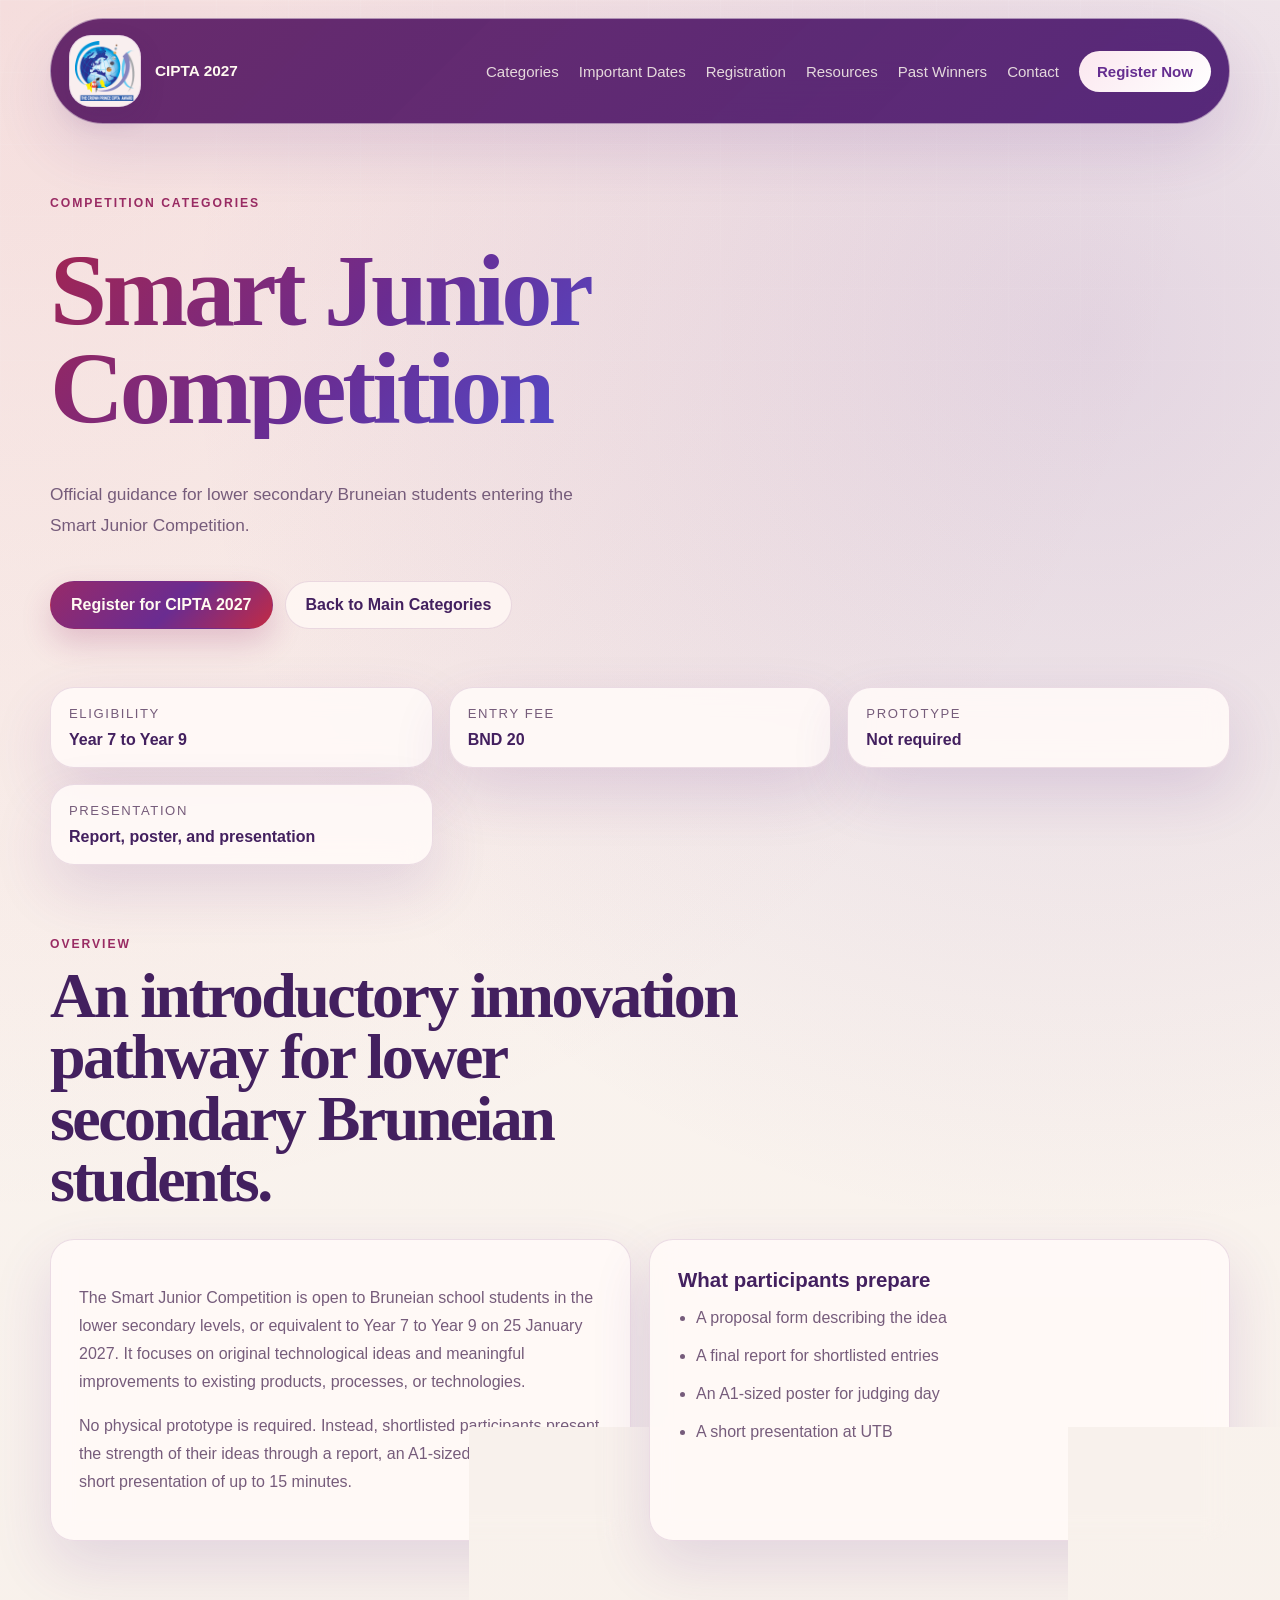
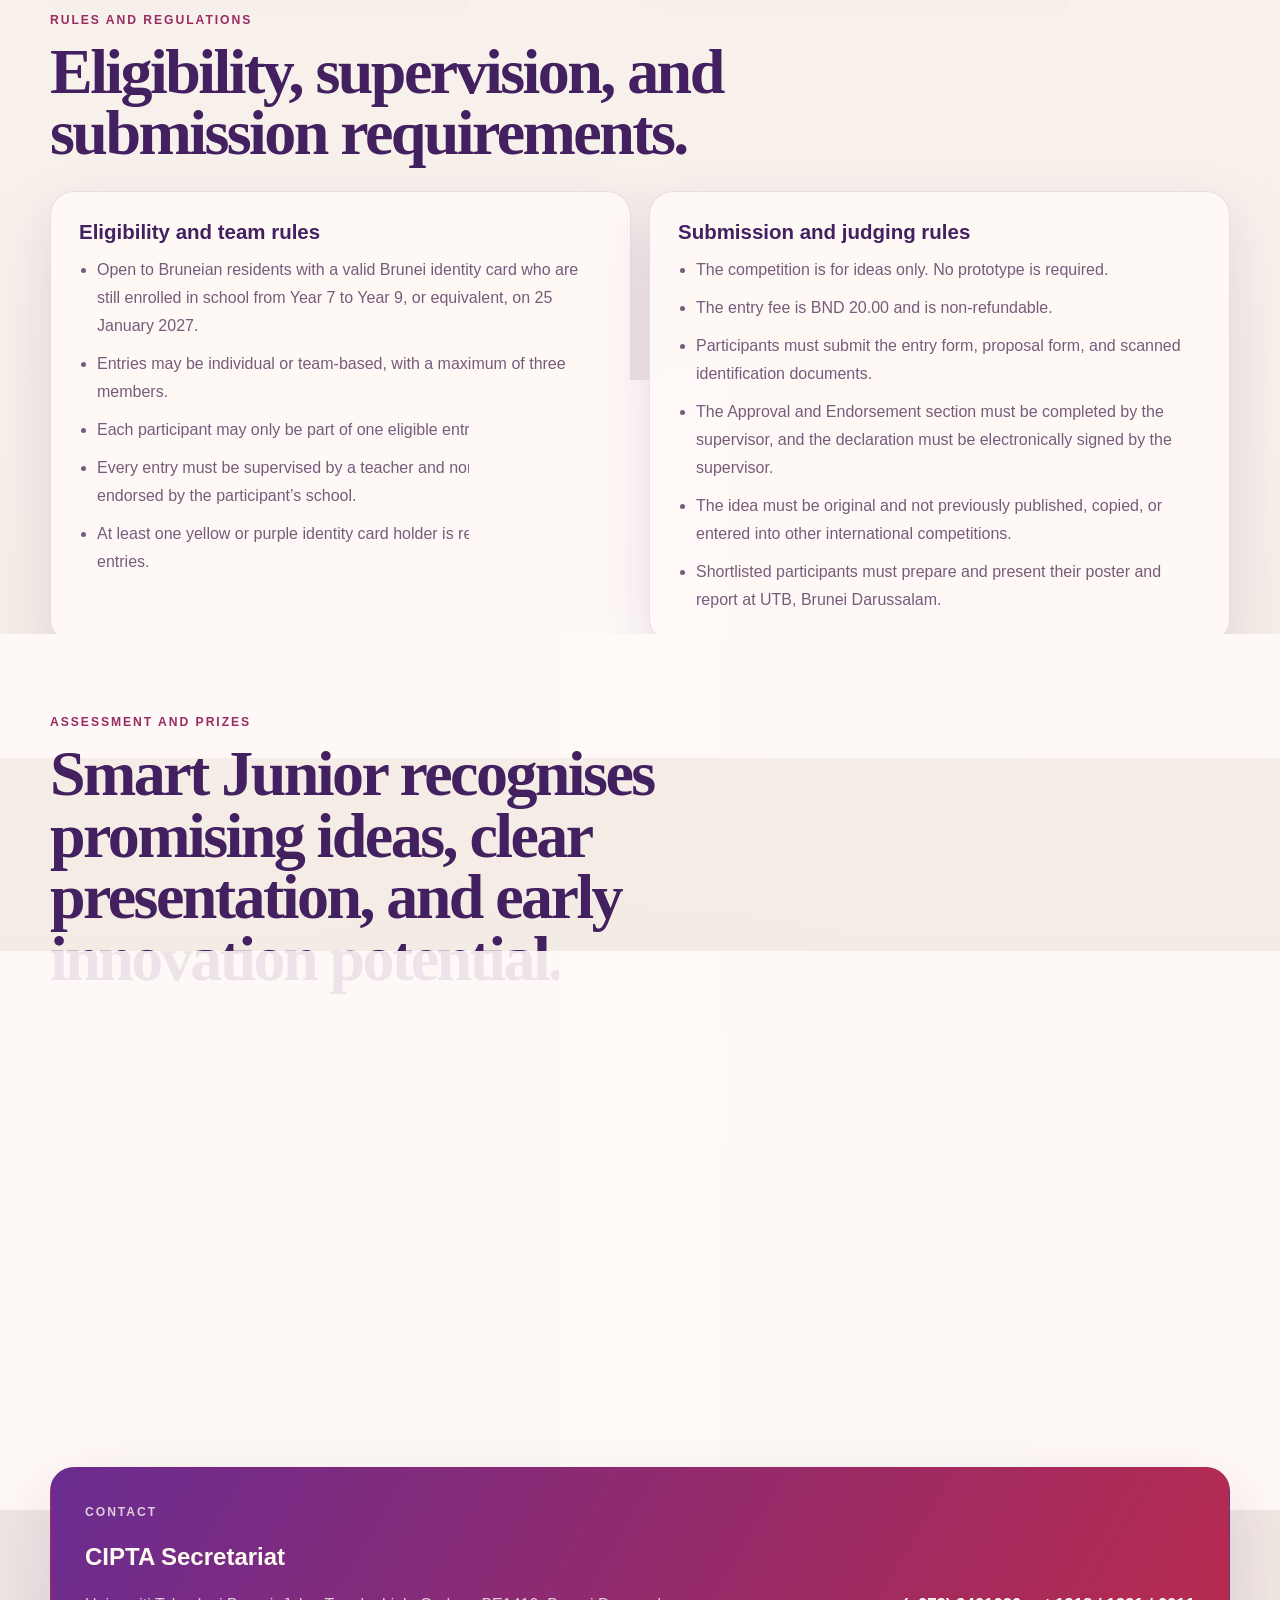
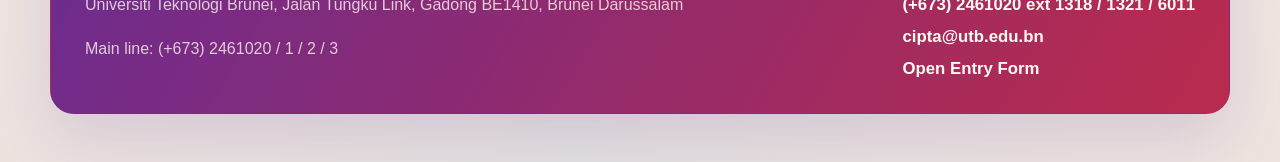
<file: smart-junior-competition.html>
<!DOCTYPE html>
<html lang="en">
  <head>
    <meta charset="UTF-8" />
    <meta name="viewport" content="width=device-width, initial-scale=1.0" />
    <title>Smart Junior Competition | CIPTA 2027</title>
    <meta name="description" content="Rules, eligibility, fees, assessment, and prizes for the CIPTA 2027 Smart Junior Competition." />
    <link rel="icon" type="image/png" href="assets/cipta-logo.png" />
    <link rel="apple-touch-icon" href="assets/cipta-logo.png" />
    <link rel="stylesheet" href="styles.css" />
    <script defer src="script.js"></script>
  </head>
  <body>
    <div class="page-shell">
      <header class="site-header">
        <a class="brand" href="index.html" aria-label="CIPTA home">
          <span class="brand-mark">
            <img src="assets/cipta-logo.png" alt="CIPTA logo" />
          </span>
          <span class="brand-copy">
            <strong>CIPTA 2027</strong>
          </span>
        </a>

        <button
          class="menu-toggle"
          type="button"
          aria-expanded="false"
          aria-controls="site-nav"
          aria-label="Toggle navigation"
        >
          <span></span>
          <span></span>
        </button>

        <nav id="site-nav" class="site-nav" aria-label="Primary">
          <a href="index.html#categories">Categories</a>
          <a href="index.html#timeline">Important Dates</a>
          <a href="index.html#registration">Registration</a>
          <a href="index.html#resources">Resources</a>
          <a href="index.html#winners">Past Winners</a>
          <a href="index.html#contact">Contact</a>
          <a class="nav-cta" href="index.html#registration">Register Now</a>
        </nav>
      </header>

      <main id="top">
        <section class="hero section detail-hero">
          <div class="detail-summary reveal">
            <p class="eyebrow">Competition Categories</p>
            <h1>Smart Junior Competition</h1>
            <p class="hero-text">Official guidance for lower secondary Bruneian students entering the Smart Junior Competition.</p>
            <div class="category-actions">
              <a class="button button-primary" href="index.html#registration">Register for CIPTA 2027</a>
              <a class="button button-secondary" href="index.html#categories">Back to Main Categories</a>
            </div>
          </div>
          <div class="hero-facts">
            <div><dt>Eligibility</dt><dd>Year 7 to Year 9</dd></div>
<div><dt>Entry Fee</dt><dd>BND 20</dd></div>
<div><dt>Prototype</dt><dd>Not required</dd></div>
<div><dt>Presentation</dt><dd>Report, poster, and presentation</dd></div>
          </div>
        </section>

        
        <section class="section split-section">
          <div class="section-heading reveal">
            <p class="eyebrow">Overview</p>
            <h2>An introductory innovation pathway for lower secondary Bruneian students.</h2>
          </div>
          <div class="split-grid">
            <article class="text-card reveal">
              <p>The Smart Junior Competition is open to Bruneian school students in the lower secondary levels, or equivalent to Year 7 to Year 9 on 25 January 2027. It focuses on original technological ideas and meaningful improvements to existing products, processes, or technologies.</p>
              <p>No physical prototype is required. Instead, shortlisted participants present the strength of their ideas through a report, an A1-sized poster, and a short presentation of up to 15 minutes.</p>
            </article>
            <article class="registration-card reveal">
              <h3>What participants prepare</h3>
              <ul class="detail-list">
                <li>A proposal form describing the idea</li>
                <li>A final report for shortlisted entries</li>
                <li>An A1-sized poster for judging day</li>
                <li>A short presentation at UTB</li>
              </ul>
            </article>
          </div>
        </section>

        <section class="section">
          <div class="section-heading reveal">
            <p class="eyebrow">Rules and Regulations</p>
            <h2>Eligibility, supervision, and submission requirements.</h2>
          </div>
          <div class="detail-grid">
            <article class="registration-card reveal">
              <h3>Eligibility and team rules</h3>
              <ul class="detail-list">
                <li>Open to Bruneian residents with a valid Brunei identity card who are still enrolled in school from Year 7 to Year 9, or equivalent, on 25 January 2027.</li>
                <li>Entries may be individual or team-based, with a maximum of three members.</li>
                <li>Each participant may only be part of one eligible entry.</li>
                <li>Every entry must be supervised by a teacher and nominated and endorsed by the participant’s school.</li>
                <li>At least one yellow or purple identity card holder is required for team entries.</li>
              </ul>
            </article>
            <article class="registration-card reveal">
              <h3>Submission and judging rules</h3>
              <ul class="detail-list">
                <li>The competition is for ideas only. No prototype is required.</li>
                <li>The entry fee is BND 20.00 and is non-refundable.</li>
                <li>Participants must submit the entry form, proposal form, and scanned identification documents.</li>
                <li>The Approval and Endorsement section must be completed by the supervisor, and the declaration must be electronically signed by the supervisor.</li>
                <li>The idea must be original and not previously published, copied, or entered into other international competitions.</li>
                <li>Shortlisted participants must prepare and present their poster and report at UTB, Brunei Darussalam.</li>
              </ul>
            </article>
          </div>
        </section>

        <section class="section">
          <div class="section-heading reveal">
            <p class="eyebrow">Assessment and Prizes</p>
            <h2>Smart Junior recognises promising ideas, clear presentation, and early innovation potential.</h2>
          </div>
          <div class="detail-grid">
            <article class="text-card reveal">
              <p>The assessment follows two stages: preliminary screening and final assessment for shortlisted entries. Judges may consider novelty and creativity, relevance to the theme, social and economic sustainability considerations, and the quality of the report and presentation.</p>
              <div class="note-card">
                <strong>The competition is designed to encourage creativity and innovation among younger students without requiring a physical prototype at the entry stage.</strong>
              </div>
            </article>
            <article class="registration-card reveal">
              <h3>Awards and prizes</h3>
              <ul class="prize-list">
                <li>1st Prize: B$1,500, a trophy, a medal, and a certificate</li>
                <li>2nd Prize: B$1,000, a trophy, a medal, and a certificate</li>
                <li>3rd Prize: B$500, a trophy, a medal, and a certificate</li>
                <li>Two Special Mention prizes: B$300 and certificates</li>
                <li>Gold, silver, and bronze band awards are also issued according to the published judging score distribution.</li>
                <li>All participants receive participation certificates.</li>
                <li>Special Award for Sustainable Energy: BND 1,000 and a certificate.</li>
              </ul>
            </article>
          </div>
        </section>


        <section class="section contact-section">
          <div class="contact-panel reveal">
            <div>
              <p class="eyebrow">Contact</p>
              <h2>CIPTA Secretariat</h2>
              <p>Universiti Teknologi Brunei, Jalan Tungku Link, Gadong BE1410, Brunei Darussalam</p>
              <p>Main line: (+673) 2461020 / 1 / 2 / 3</p>
            </div>
            <div class="contact-details">
              <a href="tel:+6732461020">(+673) 2461020 ext 1318 / 1321 / 6011</a>
              <a href="mailto:cipta@utb.edu.bn">cipta@utb.edu.bn</a>
              <a href="https://forms.gle/2CS6bnmbZLL3ZPCJA" target="_blank" rel="noopener noreferrer">Open Entry Form</a>
            </div>
          </div>
        </section>
      </main>
    </div>
  </body>
</html>
</file>
<file: styles.css>
:root {
  --bg: #f7f0ea;
  --bg-soft: #f3e6e0;
  --surface: rgba(255, 250, 248, 0.9);
  --surface-strong: #fff8f5;
  --text: #43205f;
  --muted: #765c7b;
  --line: rgba(111, 48, 113, 0.14);
  --gold: #c22b45;
  --gold-deep: #992b63;
  --green: #652d90;
  --green-soft: #8b2f72;
  --sky: #3aa4ea;
  --shadow: 0 24px 60px rgba(101, 45, 144, 0.14);
  --radius: 24px;
  --radius-sm: 18px;
  --max-width: 1180px;
}

* {
  box-sizing: border-box;
}

html {
  scroll-behavior: smooth;
}

section[id] {
  scroll-margin-top: 120px;
}

body {
  margin: 0;
  font-family: "Avenir Next", "Segoe UI", sans-serif;
  color: var(--text);
  background:
    radial-gradient(circle at top left, rgba(194, 43, 69, 0.12), transparent 34%),
    radial-gradient(circle at 85% 10%, rgba(101, 45, 144, 0.16), transparent 28%),
    radial-gradient(circle at 45% 100%, rgba(58, 164, 234, 0.08), transparent 26%),
    linear-gradient(180deg, #fcf6f2 0%, #f7f0ea 58%, #f1e5df 100%);
}

body::before {
  content: "";
  position: fixed;
  inset: 0;
  pointer-events: none;
  background-image:
    linear-gradient(rgba(255, 255, 255, 0.16) 1px, transparent 1px),
    linear-gradient(90deg, rgba(255, 255, 255, 0.16) 1px, transparent 1px);
  background-size: 72px 72px;
  mask-image: linear-gradient(180deg, rgba(0, 0, 0, 0.5), transparent 80%);
}

.page-shell {
  width: min(calc(100% - 32px), var(--max-width));
  margin: 0 auto;
  padding-bottom: 48px;
}

.site-header {
  position: sticky;
  top: 18px;
  z-index: 20;
  display: flex;
  align-items: center;
  justify-content: space-between;
  gap: 20px;
  margin-top: 18px;
  padding: 16px 18px;
  border: 1px solid rgba(255, 248, 245, 0.5);
  border-radius: 999px;
  background:
    linear-gradient(135deg, rgba(104, 39, 106, 0.9), rgba(84, 36, 122, 0.84)),
    rgba(67, 32, 95, 0.82);
  backdrop-filter: blur(18px);
  box-shadow: var(--shadow);
}

.brand {
  display: inline-flex;
  align-items: center;
  gap: 14px;
  color: #fffaf1;
  text-decoration: none;
}

.brand-mark {
  display: inline-grid;
  place-items: center;
  width: 72px;
  height: 72px;
  flex: 0 0 auto;
  border-radius: 22px;
  background: rgba(255, 248, 245, 0.96);
  box-shadow:
    inset 0 0 0 1px rgba(122, 47, 158, 0.14),
    0 10px 24px rgba(67, 32, 95, 0.16);
  overflow: hidden;
}

.brand-mark img {
  display: block;
  width: 100%;
  height: 100%;
  object-fit: contain;
  padding: 6px;
}

.brand-copy {
  display: grid;
}

.brand-copy strong {
  font-size: 0.96rem;
}

.brand-copy small {
  color: rgba(255, 250, 241, 0.72);
  font-size: 0.76rem;
}

.site-nav {
  display: flex;
  align-items: center;
  gap: 20px;
}

.site-nav a {
  color: rgba(255, 250, 241, 0.84);
  text-decoration: none;
  font-size: 0.94rem;
}

.nav-social {
  display: none;
}

.social-icon-link,
.social-text-link {
  text-decoration: none;
}

.social-icon-link {
  display: inline-flex;
  align-items: center;
  justify-content: center;
  width: 42px;
  height: 42px;
  border-radius: 999px;
  border: 1px solid rgba(255, 248, 245, 0.24);
  background: rgba(255, 248, 245, 0.08);
}

.social-text-link {
  display: inline-flex;
  align-items: center;
  gap: 12px;
  width: fit-content;
}

.social-icon {
  display: inline-flex;
  align-items: center;
  justify-content: center;
  width: 22px;
  height: 22px;
  border-radius: 999px;
  font-size: 1rem;
  font-weight: 800;
  line-height: 1;
  color: currentColor;
}

.social-icon-instagram {
  width: 20px;
  height: 20px;
  border: 2px solid currentColor;
  position: relative;
}

.social-icon-instagram::before {
  content: "";
  position: absolute;
  inset: 4px;
  border: 2px solid currentColor;
  border-radius: 999px;
}

.social-icon-instagram::after {
  content: "";
  position: absolute;
  top: 2px;
  right: 2px;
  width: 4px;
  height: 4px;
  border-radius: 999px;
  background: currentColor;
}

.site-nav a:hover,
.site-nav a:focus-visible,
.site-nav a.is-active {
  color: #ffffff;
}

.site-nav a.is-active {
  text-decoration: underline;
  text-decoration-color: rgba(255, 177, 194, 0.95);
  text-underline-offset: 8px;
}

.nav-cta {
  padding: 12px 18px;
  border-radius: 999px;
  background: linear-gradient(135deg, #fbe7ef, #ffffff);
  color: var(--green) !important;
  font-weight: 600;
}

.menu-toggle {
  display: none;
  border: 0;
  background: transparent;
  padding: 0;
}

.menu-toggle span {
  display: block;
  width: 26px;
  height: 2px;
  margin: 6px 0;
  background: #fffaf1;
}

.section {
  padding: 72px 0 0;
}

.hero {
  display: grid;
  grid-template-columns: 1fr;
  gap: 28px;
  min-height: auto;
}

.hero-main {
  display: grid;
  grid-template-columns: minmax(0, 1.2fr) minmax(300px, 0.8fr);
  gap: 24px;
  align-items: start;
}

.eyebrow,
.card-kicker,
.panel-label {
  margin: 0 0 14px;
  color: var(--gold-deep);
  text-transform: uppercase;
  letter-spacing: 0.16em;
  font-size: 0.76rem;
  font-weight: 700;
}

.hero h1,
.section-heading h2,
.panel-core h2 {
  margin: 0;
  font-family: "Iowan Old Style", "Palatino Linotype", serif;
  line-height: 0.96;
  letter-spacing: -0.04em;
}

.hero h1 {
  font-size: clamp(3.6rem, 8vw, 6.6rem);
  max-width: 11ch;
  background: linear-gradient(135deg, #a22552 0%, #6a2c91 52%, #4f4ed2 100%);
  -webkit-background-clip: text;
  background-clip: text;
  color: transparent;
}

.hero-text {
  max-width: 58ch;
  margin: 22px 0 0;
  color: var(--muted);
  font-size: 1.08rem;
  line-height: 1.8;
}

.hero-copy {
  max-width: 920px;
}

.poster-card {
  display: grid;
  gap: 14px;
  padding: 22px;
  border: 1px solid var(--line);
  border-radius: var(--radius);
  background: var(--surface);
  box-shadow: var(--shadow);
  backdrop-filter: blur(12px);
  text-decoration: none;
}

.poster-card-frame {
  display: block;
  border-radius: 20px;
  overflow: hidden;
  border: 1px solid rgba(106, 44, 145, 0.12);
  background: #fff8f5;
}

.poster-card-frame img {
  display: block;
  width: 100%;
  height: auto;
}

.poster-card-caption {
  color: var(--green);
  font-weight: 700;
}

.hero-actions {
  display: flex;
  flex-wrap: wrap;
  gap: 14px;
  margin-top: 30px;
}

.hero-note {
  margin: 18px 0 0;
  color: var(--muted);
  font-size: 0.95rem;
}

.button {
  display: inline-flex;
  align-items: center;
  justify-content: center;
  padding: 14px 20px;
  border-radius: 999px;
  border: 1px solid transparent;
  text-decoration: none;
  font-weight: 600;
}

.button-primary {
  background: linear-gradient(135deg, #972a69, #6a2c91 55%, #c22b45);
  color: #fffaf1;
  box-shadow: 0 14px 30px rgba(151, 42, 105, 0.22);
}

.button-secondary {
  border-color: var(--line);
  background: rgba(255, 248, 245, 0.82);
  color: var(--text);
}

.hero-facts {
  display: grid;
  grid-template-columns: repeat(3, minmax(0, 1fr));
  gap: 16px;
  margin: 34px 0 0;
}

.hero-facts div,
.highlight-card,
.text-card,
.feature-list,
.category-card,
.timeline-item,
.about-card,
.registration-panel,
.contact-panel {
  border: 1px solid var(--line);
  border-radius: var(--radius);
  background: var(--surface);
  box-shadow: var(--shadow);
  backdrop-filter: blur(12px);
}

.hero-facts div {
  padding: 18px;
}

.hero-facts dt {
  margin-bottom: 10px;
  color: var(--muted);
  font-size: 0.82rem;
  text-transform: uppercase;
  letter-spacing: 0.12em;
}

.hero-facts dd {
  margin: 0;
  font-weight: 700;
}

.hero-banner-frame {
  display: none;
  margin: 0;
  width: 100%;
  border: 1px solid rgba(106, 44, 145, 0.16);
  border-radius: 36px;
  overflow: hidden;
  background: #fff8f5;
  box-shadow: var(--shadow);
}

.hero-banner-frame img {
  display: block;
  width: 100%;
  height: auto;
  object-position: center;
}

.highlights,
.category-grid,
.about-grid,
.patron-grid,
.registration-grid,
.media-split,
.gallery-grid {
  display: grid;
  gap: 18px;
}

.highlights {
  grid-template-columns: repeat(3, minmax(0, 1fr));
}

.highlight-card,
.text-card,
.feature-list,
.category-card,
.timeline-item,
.about-card,
.registration-panel,
.registration-card {
  padding: 28px;
}

.registration-panel {
  display: grid;
  grid-template-columns: 1.2fr 0.8fr;
  gap: 24px;
  align-items: center;
  background:
    radial-gradient(circle at top right, rgba(58, 164, 234, 0.1), transparent 28%),
    linear-gradient(135deg, rgba(255, 248, 245, 0.95), rgba(248, 236, 242, 0.92));
}

.registration-copy p {
  color: var(--muted);
  line-height: 1.8;
}

.registration-actions {
  display: grid;
  gap: 14px;
  align-content: start;
}

.registration-copy h3 {
  margin: 0 0 12px;
  font-size: 1.7rem;
}

.registration-copy strong {
  color: var(--text);
}

.registration-note {
  margin-top: 18px;
}

.footer-card {
  border: 1px solid var(--line);
  border-radius: var(--radius);
  background: var(--surface);
  box-shadow: var(--shadow);
  backdrop-filter: blur(12px);
  padding: 24px 28px;
}

.footer-card p {
  margin: 0;
  color: var(--muted);
  line-height: 1.8;
}

.footer-card p + p {
  margin-top: 12px;
}

.registration-grid {
  grid-template-columns: repeat(2, minmax(0, 1fr));
  margin-top: 18px;
}

.registration-card {
  border: 1px solid var(--line);
  border-radius: var(--radius);
  background: var(--surface);
  box-shadow: var(--shadow);
  backdrop-filter: blur(12px);
}

.registration-card h3 {
  margin: 0 0 12px;
  font-size: 1.28rem;
}

.registration-card p {
  color: var(--muted);
  line-height: 1.75;
}


.registration-card ul {
  margin: 0;
  padding-left: 18px;
  color: var(--muted);
  line-height: 1.75;
}

.registration-card li + li {
  margin-top: 10px;
}

.highlight-card h3,
.category-card h3,
.timeline-item h3,
.about-card h3 {
  margin: 0 0 12px;
  font-size: 1.28rem;
}

.highlight-card p:last-child,
.text-card p,
.feature-item p,
.category-card li,
.about-card p,
.contact-panel p {
  color: var(--muted);
  line-height: 1.75;
}

.content-list {
  margin: 0;
  padding-left: 20px;
  color: var(--muted);
  line-height: 1.85;
}

.content-list li + li {
  margin-top: 12px;
}

.split-section .split-grid {
  display: grid;
  grid-template-columns: 1fr 1fr;
  gap: 18px;
}

.patron-grid {
  grid-template-columns: 0.9fr 1.1fr;
  align-items: stretch;
}

.media-split {
  grid-template-columns: 0.85fr 1.15fr;
  align-items: start;
}

.media-split-reverse {
  grid-template-columns: 1.15fr 0.85fr;
}

.patron-figure {
  margin: 0;
  min-height: 100%;
  border: 1px solid var(--line);
  border-radius: var(--radius);
  overflow: hidden;
  background: var(--surface);
  box-shadow: var(--shadow);
}

.patron-figure img {
  display: block;
  width: 100%;
  height: 100%;
  min-height: 420px;
  object-fit: cover;
  object-position: center top;
}

.media-figure {
  margin: 0;
  border: 1px solid var(--line);
  border-radius: var(--radius);
  background: var(--surface);
  box-shadow: var(--shadow);
  overflow: hidden;
  padding: 24px;
}

.media-figure img {
  display: block;
  width: 100%;
  height: auto;
  object-fit: contain;
}

.media-figure-trophy {
  display: grid;
  place-items: center;
}

.media-figure-trophy img {
  width: min(100%, 320px);
}

.gallery-grid {
  grid-template-columns: repeat(2, minmax(0, 1fr));
}

.gallery-grid-expanded {
  grid-template-columns: repeat(3, minmax(0, 1fr));
}

.gallery-item {
  margin: 0;
  border: 1px solid var(--line);
  border-radius: var(--radius);
  overflow: hidden;
  background: var(--surface);
  box-shadow: var(--shadow);
}

.gallery-item img {
  display: block;
  width: 100%;
  aspect-ratio: 4 / 3;
  object-fit: cover;
}

.gallery-item figcaption {
  padding: 16px 18px 18px;
  color: var(--muted);
  line-height: 1.65;
}

.section-intro {
  margin: 16px 0 0;
  color: var(--muted);
  line-height: 1.75;
}

.logo-abstract-gallery {
  display: grid;
  grid-template-columns: repeat(3, minmax(0, 1fr));
  gap: 14px;
  margin: 22px 0;
}

.abstract-item {
  margin: 0;
  padding: 14px;
  border: 1px solid var(--line);
  border-radius: 18px;
  background: rgba(255, 248, 245, 0.72);
  text-align: center;
}

.abstract-item img {
  display: block;
  width: 100%;
  height: 92px;
  object-fit: contain;
}

.abstract-item figcaption {
  margin-top: 10px;
  color: var(--muted);
  font-size: 0.9rem;
  font-weight: 600;
}

.section-heading {
  max-width: 700px;
  margin-bottom: 28px;
}

.section-heading h2 {
  font-size: clamp(2.5rem, 5vw, 4rem);
}

.feature-list {
  display: grid;
  gap: 18px;
}

.feature-item strong {
  display: block;
  margin-bottom: 8px;
  font-size: 1.04rem;
}

.category-grid {
  grid-template-columns: repeat(3, minmax(0, 1fr));
}

.category-card ul {
  margin: 18px 0 0;
  padding-left: 18px;
}

.category-card li + li {
  margin-top: 12px;
}

.timeline {
  display: grid;
  grid-template-columns: repeat(2, minmax(0, 1fr));
  gap: 18px;
}

.timeline-item {
  position: relative;
  overflow: hidden;
}

.timeline-item::before {
  content: "";
  position: absolute;
  inset: 0 auto 0 0;
  width: 4px;
  background: linear-gradient(180deg, #c22b45, #7a2f9e, #4f4ed2);
}

.timeline-date {
  display: inline-block;
  margin-bottom: 14px;
  color: var(--gold-deep);
  font-weight: 700;
}

.about-grid {
  grid-template-columns: repeat(3, minmax(0, 1fr));
}

.contact-panel {
  display: flex;
  align-items: end;
  justify-content: space-between;
  gap: 24px;
  padding: 34px;
  background:
    linear-gradient(120deg, rgba(106, 44, 145, 0.96), rgba(151, 42, 105, 0.92), rgba(194, 43, 69, 0.9)),
    var(--green);
  color: #fffaf1;
}

.contact-panel .eyebrow,
.contact-panel p {
  color: rgba(255, 250, 241, 0.78);
}

.contact-details {
  display: grid;
  gap: 12px;
}

.contact-item {
  display: grid;
  gap: 6px;
}

.contact-label {
  color: rgba(255, 250, 241, 0.68);
  font-size: 0.82rem;
  text-transform: uppercase;
  letter-spacing: 0.12em;
  font-weight: 700;
}

.contact-details a {
  color: #fffaf1;
  text-decoration: none;
  font-size: 1.05rem;
  font-weight: 600;
}

.contact-social {
  display: grid;
  gap: 10px;
  margin-top: 12px;
}

.contact-social .card-kicker {
  margin: 0;
  color: rgba(255, 250, 241, 0.7);
}

.resource-link {
  color: var(--green);
  font-weight: 700;
  text-decoration-thickness: 2px;
  text-underline-offset: 4px;
}

.resource-link:hover,
.resource-link:focus-visible {
  color: var(--gold);
}

.reveal {
  opacity: 0;
  transform: translateY(18px);
  transition:
    opacity 0.7s ease,
    transform 0.7s ease;
}

.reveal.is-visible {
  opacity: 1;
  transform: translateY(0);
}

@media (max-width: 960px) {
  .site-header {
    flex-wrap: wrap;
    border-radius: 28px;
  }

  .menu-toggle {
    display: inline-block;
  }

  .site-nav {
    display: none;
    width: 100%;
    flex-direction: column;
    align-items: stretch;
    padding-top: 10px;
  }

  .site-nav.is-open {
    display: flex;
  }

  .nav-social {
    display: flex;
    gap: 10px;
    padding-top: 8px;
    border-top: 1px solid rgba(255, 248, 245, 0.2);
    margin-top: 4px;
  }

  .hero-main,
  .split-section .split-grid,
  .patron-grid,
  .registration-panel,
  .registration-grid,
  .media-split,
  .media-split-reverse,
  .gallery-grid,
  .category-grid,
  .timeline,
  .about-grid,
  .highlights,
  .contact-panel {
    grid-template-columns: 1fr;
  }

  .logo-abstract-gallery {
    grid-template-columns: repeat(2, minmax(0, 1fr));
  }

  .contact-panel {
    display: grid;
  }

  .hero-banner-frame {
    display: block;
  }

  .hero-banner-frame img {
    height: auto;
  }

  .hero-facts {
    grid-template-columns: 1fr;
  }
}

@media (max-width: 680px) {
  .page-shell {
    width: min(calc(100% - 20px), var(--max-width));
  }

  .site-header {
    top: 10px;
    padding: 14px;
  }

  .brand-copy small {
    display: none;
  }

  .brand-mark {
    width: 60px;
    height: 60px;
    border-radius: 18px;
  }

  .hero h1 {
    font-size: clamp(2.9rem, 15vw, 4.6rem);
  }

  .logo-abstract-gallery {
    grid-template-columns: 1fr;
  }

  .section {
    padding-top: 56px;
  }

  .highlight-card,
  .text-card,
  .feature-list,
  .category-card,
  .timeline-item,
  .about-card,
  .contact-panel {
    padding: 22px;
    border-radius: var(--radius-sm);
  }
}

@media (prefers-reduced-motion: reduce) {
  html {
    scroll-behavior: auto;
  }

  *,
  *::before,
  *::after {
    animation: none !important;
    transition: none !important;
  }

  .reveal {
    opacity: 1;
    transform: none;
  }
}


.detail-hero {
  display: grid;
  gap: 24px;
}

.detail-grid {
  display: grid;
  grid-template-columns: repeat(2, minmax(0, 1fr));
  gap: 18px;
}

.detail-summary {
  display: grid;
  gap: 18px;
}

.detail-list {
  margin: 0;
  padding-left: 20px;
  color: var(--muted);
  line-height: 1.85;
}

.detail-list li + li {
  margin-top: 10px;
}

.category-actions {
  display: flex;
  flex-wrap: wrap;
  gap: 12px;
  margin-top: 22px;
}

.category-link {
  margin-top: 18px;
}

.note-card {
  border: 1px solid var(--line);
  border-radius: var(--radius);
  background: rgba(255, 248, 245, 0.76);
  box-shadow: var(--shadow);
  padding: 22px;
}

.prize-list {
  margin: 0;
  padding-left: 18px;
  color: var(--muted);
  line-height: 1.8;
}

.prize-list li + li {
  margin-top: 10px;
}

@media (max-width: 960px) {
  .detail-grid {
    grid-template-columns: 1fr;
  }
}


.gallery-grid-featured {
  grid-template-columns: repeat(3, minmax(0, 1fr));
}

.gallery-note {
  margin-top: 18px;
}

.winner-year-grid {
  display: grid;
  grid-template-columns: repeat(3, minmax(0, 1fr));
  gap: 16px;
}

.winner-year-card {
  display: grid;
  gap: 10px;
  padding: 22px;
  border: 1px solid var(--line);
  border-radius: var(--radius);
  background: var(--surface);
  box-shadow: var(--shadow);
  backdrop-filter: blur(12px);
  text-decoration: none;
  color: var(--text);
}

.winner-year-card strong {
  font-size: 1.25rem;
}

.winner-year-card:hover,
.winner-year-card:focus-visible {
  transform: translateY(-2px);
  box-shadow: 0 28px 64px rgba(101, 45, 144, 0.18);
}

@media (max-width: 960px) {
  .gallery-grid-featured,
  .winner-year-grid {
    grid-template-columns: repeat(2, minmax(0, 1fr));
  }
}

@media (max-width: 680px) {
  .gallery-grid-featured,
  .winner-year-grid {
    grid-template-columns: 1fr;
  }
}
</file>
